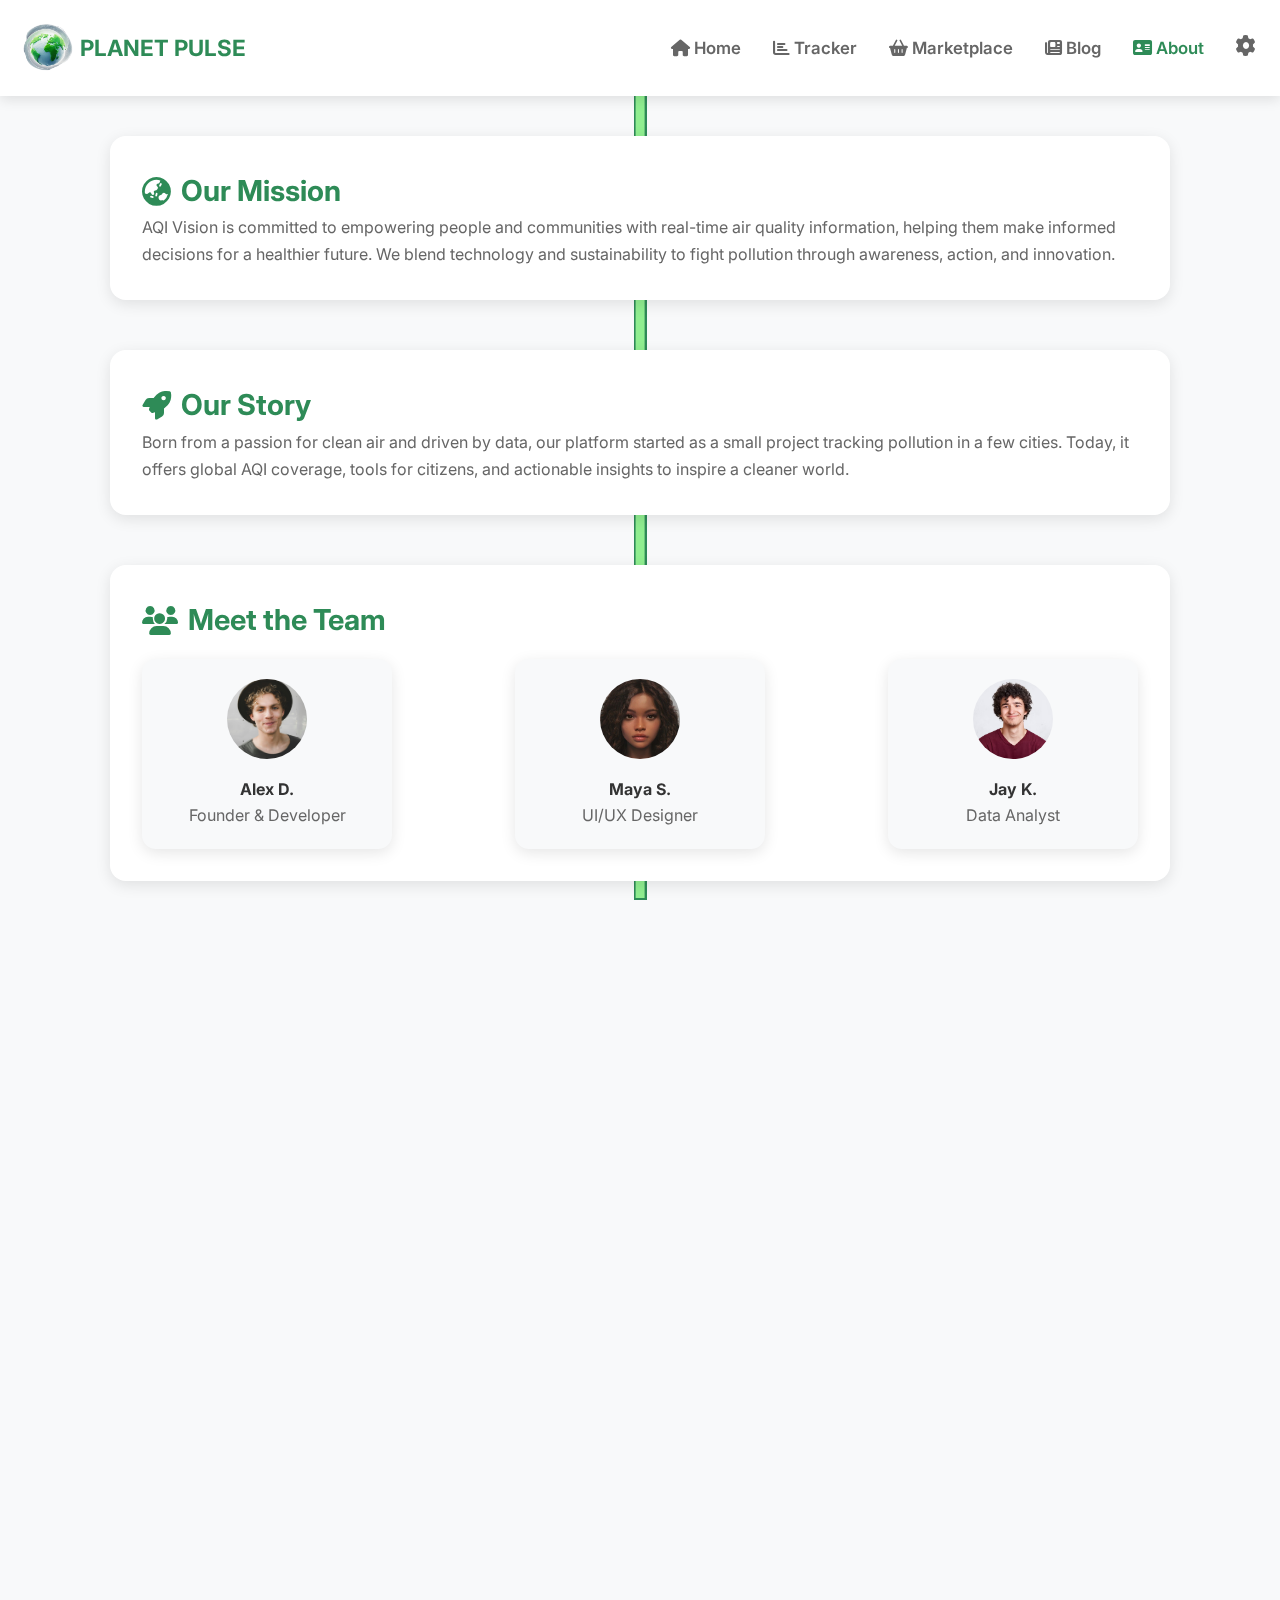
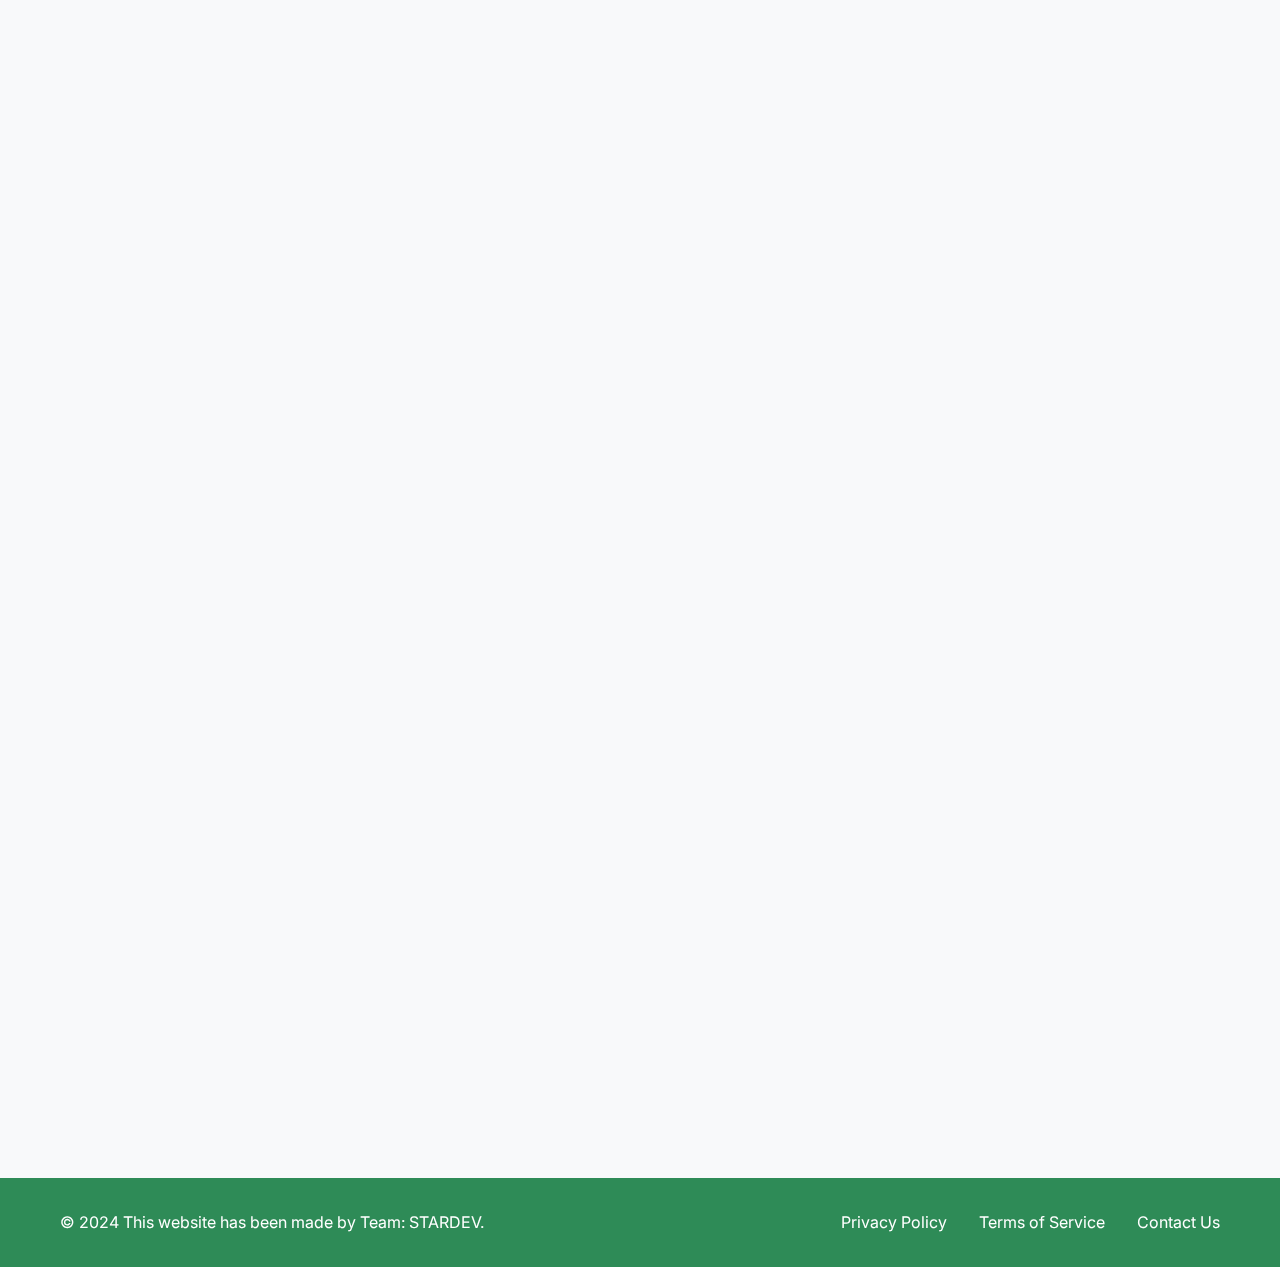
<file: about.html>
<!DOCTYPE html>
<html lang="en">
  <head>
    <meta charset="UTF-8" />
    <meta name="viewport" content="width=device-width, initial-scale=1.0" />
    <title>About | AQI Vision</title>

    <link rel="stylesheet" href="css/style.css" />
    <link rel="stylesheet" href="css/about.css" />
    <link rel="stylesheet" href="css/marketplace.css" />
    <link
      rel="stylesheet"
      href="https://cdnjs.cloudflare.com/ajax/libs/font-awesome/6.4.0/css/all.min.css"
    />
    <link
      href="https://fonts.googleapis.com/css2?family=Inter:wght@400;500;600;700&display=swap"
      rel="stylesheet"
    />
  </head>
  <body>
    <div class="line-grafic"></div>
    <!-- Header Navigation -->
    <nav id="main-navbar" class="navbar">
      <div class="navbar-brand">
        <a href="" class="navbar-logo"
          ><img src="./images/logo.png" alt="" /> PLANET PULSE</a
        >
      </div>

      <button class="hamburger" id="hamburger-button">
        <span class="bar"></span>
        <span class="bar"></span>
        <span class="bar"></span>
      </button>

      <div class="navbar-menu" id="navbar-menu">
        <a href="./index.html" class="nav-item"
          ><i class="fa-solid fa-house"></i> Home</a
        >
        <a href="./tracker.html" class="nav-item"
          ><i class="fa-solid fa-chart-bar"></i> Tracker</a
        >
        <a href="./marketplace.html" class="nav-item"
          ><i class="fa-solid fa-shopping-basket"></i> Marketplace</a
        >
        <a href="./blog.html" class="nav-item"
          ><i class="fa-solid fa-newspaper"></i> Blog</a
        >
        <a href="./about.html" class="nav-item active"
          ><i class="fa-solid fa-address-card"></i> About</a
        >
        <div class="settings-container">
          <i class="fa-solid fa-cog settings-icon"></i>
        </div>
      </div>

      <div id="settings-modal-tcg" class="modal hidden">
        <div class="modal-content">
          <span class="close-button" onclick="toggleTCGSettingsModal()">×</span>
          <h2>Settings</h2>

          <div class="switch-container">
            <label class="switch">
              <input type="checkbox" id="darkModeToggleModal" />
              <span class="slider"></span>
            </label>
            <span id="mode-name">Dark Mode</span>
          </div>

          <div class="social-button-container"></div>
        </div>
      </div>
    </nav>
    <section class="about-container">
      <div class="section fade-in">
        <h1><i class="fa-solid fa-earth-asia"></i> Our Mission</h1>
        <p>
          AQI Vision is committed to empowering people and communities with
          real-time air quality information, helping them make informed
          decisions for a healthier future. We blend technology and
          sustainability to fight pollution through awareness, action, and
          innovation.
        </p>
      </div>

      <div class="section fade-in">
        <h2><i class="fa-solid fa-rocket fa-beat"></i> Our Story</h2>
        <p>
          Born from a passion for clean air and driven by data, our platform
          started as a small project tracking pollution in a few cities. Today,
          it offers global AQI coverage, tools for citizens, and actionable
          insights to inspire a cleaner world.
        </p>
      </div>

      <div class="section team fade-in">
        <h2><i class="fa-solid fa-users"></i> Meet the Team</h2>
        <div class="team-cards">
          <div class="team-card">
            <img src="images/person2.jpeg" alt="Founder" />
            <h4>Alex D.</h4>
            <p>Founder & Developer</p>
          </div>
          <div class="team-card">
            <img src="images/person3.jpg" alt="Designer" />
            <h4>Maya S.</h4>
            <p>UI/UX Designer</p>
          </div>
          <div class="team-card">
            <img src="images/person 1.avif" alt="Data" />
            <h4>Jay K.</h4>
            <p>Data Analyst</p>
          </div>
        </div>
      </div>

      <div class="section stats fade-in">
        <div class="stats-txt">
          <h2><i class="fa-solid fa-chart-line"></i> Impact Stats</h2>
          <ul>
            <li class="move-left">
              <i class="fa-solid fa-globe"></i> 190+ Countries Covered
            </li>
            <li class="move-left">
              <i class="fa-solid fa-chart-column"></i> 10M+ Daily AQI Readings
            </li>
            <li class="move-left">
              <i class="fa-solid fa-users"></i> 500K+ Active Users
            </li>
            <li class="move-left">
              <i class="fa-solid fa-seedling"></i> 120+ Eco Challenges Completed
            </li>
          </ul>
        </div>
        <div class="stats-imgs">
          <img src="images/country.jpeg" alt="countries" />
          <img src="images/ranking.webp" alt="ranking" />
          <img src="images/active-user.jpg" alt="active-user" />
          <img src="images/cleaning.webp" alt="cleaning" />
        </div>
      </div>

      <div class="section partners fade-in">
        <h2><i class="fa-solid fa-handshake"></i> Our Partners</h2>
        <div class="partner-logos">
          <span class="partner-logos-span"
            ><img src="./images/tree.jpeg" alt="tree" /> GreenFuture</span
          >
          <span class="partner-logos-span"
            ><img src="images/air-clearn.jpeg" alt="air-molicul" /> CleanTech
            Labs</span
          >
          <span class="partner-logos-span"
            ><img src="images/API.jpeg" alt="server" /> OpenMeteo API</span
          >
          <span class="partner-logos-span"
            ><img src="images/img-provider.jpeg" alt="camera" /> Image
            Gallery</span
          >
          <span class="partner-logos-span"
            ><img src="images/flower-seed.jpeg" alt="flower-seed" />
            Florent</span
          >
        </div>
      </div>

      <div class="section timeline fade-in">
        <h2><i class="fa-solid fa-calendar-alt fa-flip"></i> Our Journey</h2>
        <ul class="timeline">
          <li class="move-left"><span>2023</span> - Concept launched</li>
          <li class="move-left"><span>2024</span> - Global AQI integration</li>
          <li class="move-left">
            <span>2025</span> - Marketplace & Community live
          </li>
        </ul>
      </div>

      <div class="section contact fade-in">
        <h2><i class="fa-solid fa-envelope fa-beat"></i> Contact Us</h2>
        <p onclick="copyLinkText(this)">
          <i class="fas fa-envelope-open-text email"></i>
          <a href="#">PlanetPulseIn@Gmail.com</a>
        </p>
        <p onclick="copyLinkText(this)">
          <i class="fab fa-twitter twitter"></i> <a href="#">@Planet Pulse</a>
        </p>
        <p onclick="copyLinkText(this)">
          <i class="fab fa-facebook facebook"></i>
          <a href="#">Planet Pulse.F</a>
        </p>
        <p onclick="copyLinkText(this)">
          <i class="fab fa-instagram insta"></i> <a href="#">Planet Pulse.I</a>
        </p>
        <p><i class="fab fa-youtube yt"></i> <a href="#">Planet Pulse.YT</a></p>
        <p onclick="copyLinkText(this)">
          <i class="fab fa-discord discord"></i> <a href="#">Planet Pulse.D</a>
        </p>
      </div>

      <div class="donation-card fade-in section">
        <div class="donat-box">
          <h2><i class="fas fa-donate fa-bounce"></i> Support Our Mission</h2>
          <input
            type="number"
            id="donationAmount"
            placeholder="Enter amount (₹)"
          />
          <button onclick="submitDonation()">Donate</button>
          <div id="successMessage" class="popup">
            🎉 Thank you for your donation!
          </div>
        </div>
        <div class="video-box">
          <iframe
            src="https://www.youtube.com/embed/45dT2qdG6IE?start=0&end=60&autoplay=1&mute=1&loop=1&playlist=45dT2qdG6IE"
            frameborder="0"
            allow="autoplay; encrypted-media"
            allowfullscreen
          ></iframe>
          <p>VS</p>
          <iframe
            src="https://www.youtube.com/embed/AbA-hoIuHM4?start=294&end=328&autoplay=1&mute=1&loop=1&playlist=AbA-hoIuHM4"
            frameborder="0"
            allow="autoplay; encrypted-media"
            allowfullscreen
          ></iframe>
        </div>
      </div>
    </section>

    <!-- Footer -->
    <footer class="footer">
      <div class="container">
        <div class="footer-content">
          <p>© 2024 This website has been made by Team: STARDEV.</p>
          <div class="footer-links">
            <a href="PrivacyPolicy.html">Privacy Policy</a>
            <a href="TermOfServices .html">Terms of Service</a>
            <a href="Contact.html">Contact Us</a>
          </div>
        </div>
      </div>
    </footer>

    <script src="js/about.js"></script>
    <script src="js/script.js"></script>
  </body>
</html>
</file>
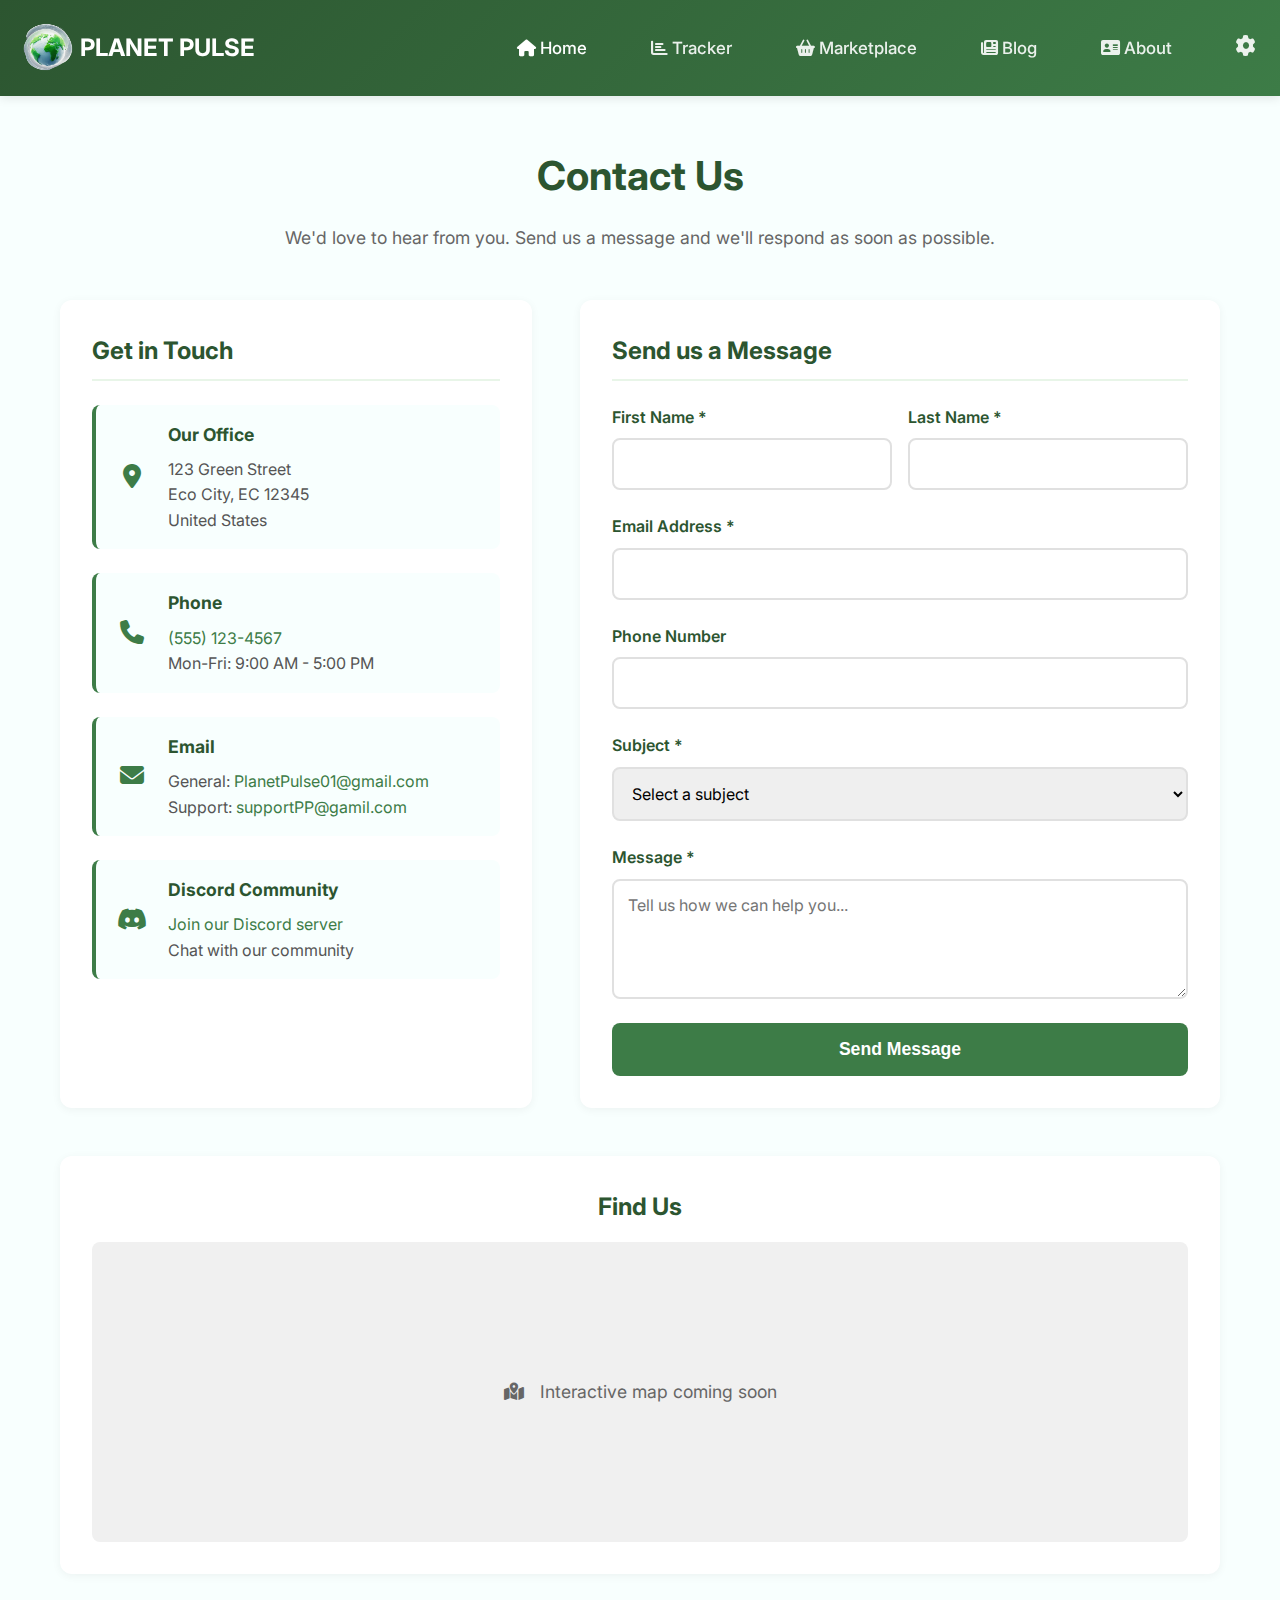
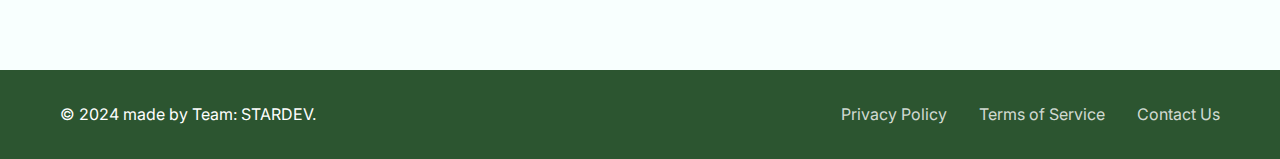
<file: Contact.html>
<!DOCTYPE html>
<html lang="en">
  <head>
    <meta charset="UTF-8" />
    <meta name="viewport" content="width=device-width, initial-scale=1.0" />
    <title>Contact Us | PLANET PULSE</title>
    <link
      rel="icon"
      type="image/png"
      sizes="32x32"
      href="images/favicon-32x32.png"
    />
    <link
      rel="icon"
      type="image/png"
      sizes="192x192"
      href="images/favicon-192x192.png"
    />
    <link rel="shortcut icon" href="images/favicon.ico" />

    <link rel="stylesheet" href="css/style.css" />
    <link
      rel="stylesheet"
      href="https://cdnjs.cloudflare.com/ajax/libs/font-awesome/6.4.0/css/all.min.css"
    />
    <link
      href="https://fonts.googleapis.com/css2?family=Inter:wght@400;500;600;700&display=swap"
      rel="stylesheet"
    />

    <style>
      * {
        margin: 0;
        padding: 0;
        box-sizing: border-box;
      }

      body {
        font-family: "Inter", sans-serif;
        line-height: 1.6;
        color: #333;
        background-color: #f8fffe;
      }

      .hidden {
        display: none;
      }

      .container {
        max-width: 1200px;
        margin: 0 auto;
        padding: 0 20px;
      }

      /* Navigation */
      .navbar {
        background: linear-gradient(135deg, #2c5530 0%, #3d7c47 100%);
        padding: 1rem;
        position: sticky;
        top: 0;
        z-index: 100;
        box-shadow: 0 2px 10px rgba(0, 0, 0, 0.1);
      }

      .navbar .container {
        display: flex;
        justify-content: space-between;
        align-items: center;
      }

      .navbar-brand .navbar-logo {
        color: white;
        text-decoration: none;
        font-size: 1.5rem;
        font-weight: 700;
      }

      .navbar-menu {
        display: flex;
        gap: 2rem;
        align-items: center;
      }

      .nav-item {
        color: rgba(255, 255, 255, 0.9);
        text-decoration: none;
        padding: 0.5rem 1rem;
        border-radius: 8px;
        transition: all 0.3s ease;
        font-weight: 500;
      }

      .nav-item:hover {
        background: rgba(255, 255, 255, 0.1);
        color: white;
      }

      .nav-item.active {
        color: white;
      }

      .dark-mode .nav-item.active {
        color: white;
      }

      .settings-container {
        margin-left: 1rem;
      }

      .settings-icon {
        font-size: 20px;
        cursor: pointer;
        color: rgba(255, 255, 255, 0.9);
        transition: color 0.3s ease;
      }

      .settings-icon:hover {
        color: white;
      }

      .hamburger {
        display: none;
        flex-direction: column;
        background: none;
        border: none;
        cursor: pointer;
        padding: 0.5rem;
      }

      .bar {
        width: 25px;
        height: 3px;
        background-color: white !important;
        margin: 3px 0;
        transition: 0.3s;
      }

      /* Main Content */
      .contact-content {
        min-height: calc(100vh - 200px);
        padding: 3rem 0;
      }

      .contact-content h1 {
        font-size: 2.5rem;
        color: #2c5530;
        margin-bottom: 1rem;
        text-align: center;
      }

      .contact-subtitle {
        text-align: center;
        color: #666;
        font-size: 1.1rem;
        margin-bottom: 3rem;
      }

      .contact-grid {
        display: grid;
        grid-template-columns: 1fr 1fr;
        gap: 3rem;
        margin-bottom: 3rem;
      }

      .contact-info-section,
      .contact-form-section {
        background: white;
        padding: 2rem;
        border-radius: 12px;
        box-shadow: 0 2px 10px rgba(0, 0, 0, 0.05);
      }

      .contact-info-section h2,
      .contact-form-section h2 {
        color: #2c5530;
        font-size: 1.5rem;
        margin-bottom: 1.5rem;
        border-bottom: 2px solid #e8f5e8;
        padding-bottom: 0.5rem;
      }

      .contact-item {
        display: flex;
        align-items: center;
        margin-bottom: 1.5rem;
        padding: 1rem;
        background: #f8fffe;
        border-radius: 8px;
        border-left: 4px solid #3d7c47;
      }

      .contact-icon {
        font-size: 1.5rem;
        color: #3d7c47;
        margin-right: 1rem;
        width: 40px;
        text-align: center;
      }

      .contact-details h3 {
        color: #2c5530;
        font-size: 1.1rem;
        margin-bottom: 0.5rem;
      }

      .contact-details p {
        color: #555;
        margin: 0;
      }

      .contact-details a {
        color: #3d7c47;
        text-decoration: none;
      }

      .contact-details a:hover {
        text-decoration: underline;
      }

      /* Contact Form */
      .contact-form {
        display: flex;
        flex-direction: column;
        gap: 1.5rem;
      }

      .form-group {
        display: flex;
        flex-direction: column;
      }

      .form-group label {
        color: #2c5530;
        font-weight: 600;
        margin-bottom: 0.5rem;
      }

      .form-group input,
      .form-group select,
      .form-group textarea {
        padding: 0.875rem;
        border: 2px solid #e0e0e0;
        border-radius: 8px;
        font-size: 1rem;
        transition: border-color 0.3s ease;
        font-family: "Inter", sans-serif;
      }

      .form-group input:focus,
      .form-group select:focus,
      .form-group textarea:focus {
        outline: none;
        border-color: #3d7c47;
      }

      .form-group textarea {
        resize: vertical;
        min-height: 120px;
      }

      .form-row {
        display: grid;
        grid-template-columns: 1fr 1fr;
        gap: 1rem;
      }

      .submit-btn {
        background: #3d7c47;
        color: white;
        padding: 1rem 2rem;
        border: none;
        border-radius: 8px;
        font-size: 1.1rem;
        font-weight: 600;
        cursor: pointer;
        transition: background-color 0.3s ease;
      }

      .submit-btn:hover {
        background: #2c5530;
      }

      .submit-btn:disabled {
        background: #ccc;
        cursor: not-allowed;
      }

      /* Map Section */
      .map-section {
        background: white;
        padding: 2rem;
        border-radius: 12px;
        box-shadow: 0 2px 10px rgba(0, 0, 0, 0.05);
        text-align: center;
      }

      .map-section h2 {
        color: #2c5530;
        font-size: 1.5rem;
        margin-bottom: 1rem;
      }

      .map-placeholder {
        background: #f0f0f0;
        height: 300px;
        border-radius: 8px;
        display: flex;
        align-items: center;
        justify-content: center;
        color: #666;
        font-size: 1.1rem;
      }

      /* Success Message */
      .success-message {
        background: #d4edda;
        color: #155724;
        padding: 1rem;
        border-radius: 8px;
        border: 1px solid #c3e6cb;
        margin-bottom: 1rem;
        display: none;
      }

      /* Footer */
      .footer {
        background: #2c5530;
        color: white;
        padding: 2rem 0;
        margin-top: 3rem;
      }

      .footer-content {
        display: flex;
        justify-content: space-between;
        align-items: center;
        flex-wrap: wrap;
        gap: 1rem;
      }

      .footer-links {
        display: flex;
        gap: 2rem;
      }

      .footer-links a {
        color: rgba(255, 255, 255, 0.8);
        text-decoration: none;
        transition: color 0.3s ease;
      }

      .footer-links a:hover {
        color: white;
      }

      /* Settings Modal */
      .settings-modal {
        display: none;
        position: fixed;
        z-index: 1000;
        left: 0;
        top: 0;
        width: 100%;
        height: 100%;
        background-color: rgba(0, 0, 0, 0.6);
      }

      .settings-modal.hidden {
        display: none;
      }

      .settings-modal:not(.hidden) {
        display: flex;
        align-items: center;
        justify-content: center;
      }

      .settings-modal-content {
        background: white;
        color: #333;
        margin: 15px;
        padding: 30px;
        border-radius: 12px;
        width: 90%;
        max-width: 420px;
        position: relative;
        box-shadow: 0 8px 24px rgba(0, 0, 0, 0.2);
      }

      .close-button {
        position: absolute;
        top: 12px;
        right: 18px;
        font-size: 28px;
        font-weight: bold;
        cursor: pointer;
        transition: color 0.3s ease;
      }

      .close-button:hover {
        color: #2c5530;
      }

      .switch-container {
        display: flex;
        align-items: center;
        gap: 1rem;
        margin: 2rem 0;
      }

      .switch {
        position: relative;
        display: inline-block;
        width: 60px;
        height: 34px;
      }

      .switch input {
        opacity: 0;
        width: 0;
        height: 0;
      }

      .slider {
        position: absolute;
        cursor: pointer;
        top: 0;
        left: 0;
        right: 0;
        bottom: 0;
        background-color: orange;
        transition: 0.4s;
        border-radius: 34px;
      }

      .slider:before {
        position: absolute;
        content: "";
        height: 26px;
        width: 26px;
        left: 4px;
        bottom: 4px;
        background-color: white;
        transition: 0.4s;
        border-radius: 50%;
      }

      .switch input:checked + .slider {
        background-color: #2c5530;
      }

      .switch input:checked + .slider:before {
        transform: translateX(26px);
      }

      .social-button-container {
        display: flex;
        justify-content: center;
        margin-top: 2rem;
      }

      .social-button {
        width: 50px;
        height: 50px;
        border-radius: 50%;
        display: flex;
        justify-content: center;
        align-items: center;
        color: white;
        font-size: 20px;
        text-decoration: none;
        transition: transform 0.2s ease;
      }

      .social-button:hover {
        transform: scale(1.1);
      }

      .social-button.discord {
        background-color: #5865f2;
      }

      /* Dark Mode */
      .dark-mode {
        background-color: #1a1a1a;
        color: #e0e0e0;
      }

      .dark-mode .navbar {
        background: linear-gradient(135deg, #1a2d1e 0%, #2a4a32 100%);
      }

      .dark-mode .contact-info-section,
      .dark-mode .contact-form-section,
      .dark-mode .map-section {
        background: #2a2a2a;
        color: #e0e0e0;
      }

      .dark-mode .contact-item {
        background: #333;
        border-left-color: #3d7c47;
      }

      .dark-mode .contact-details a {
        color: #4a9d5a;
      }

      .dark-mode .form-group input,
      .dark-mode .form-group select,
      .dark-mode .form-group textarea {
        background: #333;
        border-color: #555;
        color: #e0e0e0;
      }

      .dark-mode .form-group input:focus,
      .dark-mode .form-group select:focus,
      .dark-mode .form-group textarea:focus {
        border-color: #4a9d5a;
      }

      .dark-mode .map-placeholder {
        background: #333;
        color: #ccc;
      }

      .dark-mode .footer {
        background: #1a2d1e;
      }

      .dark-mode .settings-modal-content {
        background: #2a2a2a;
        color: #e0e0e0;
      }

      .dark-mode .close-button:hover {
        color: #4a9d5a;
      }

      .dark-mode .slider:before {
        background-color: #e0e0e0;
      }

      /* Responsive Design */
      @media (max-width: 768px) {
        .hamburger {
          display: flex;
        }

        .navbar-menu {
          display: none;
          position: absolute;
          top: 100%;
          left: 0;
          right: 0;
          background: linear-gradient(135deg, #2c5530 0%, #3d7c47 100%);
          flex-direction: column;
          padding: 1rem;
          box-shadow: 0 2px 10px rgba(0, 0, 0, 0.1);
        }

        .navbar-menu.active {
          display: flex;
        }

        .navbar .container {
          position: relative;
        }

        .contact-content h1 {
          font-size: 2rem;
        }

        .contact-grid {
          grid-template-columns: 1fr;
          gap: 2rem;
        }

        .form-row {
          grid-template-columns: 1fr;
        }

        .footer-content {
          flex-direction: column;
          text-align: center;
        }

        .footer-links {
          justify-content: center;
        }

        .dark-mode .navbar-menu {
          background: linear-gradient(135deg, #1a2d1e 0%, #2a4a32 100%);
        }
      }
    </style>
  </head>
  <body>
    <!-- Navigation -->
    <nav class="navbar">
      <div class="navbar-brand">
        <a href="" class="navbar-logo"
          ><img src="./images/logo.png" alt="" /> PLANET PULSE</a
        >
      </div>

      <button class="hamburger" id="hamburger-button">
        <span class="bar"></span>
        <span class="bar"></span>
        <span class="bar"></span>
      </button>

      <div class="navbar-menu" id="navbar-menu">
        <a href="./index.html" class="nav-item active"
          ><i class="fa-solid fa-house"></i> Home</a
        >
        <a href="./tracker.html" class="nav-item"
          ><i class="fa-solid fa-chart-bar"></i> Tracker</a
        >
        <a href="./marketplace.html" class="nav-item"
          ><i class="fa-solid fa-shopping-basket"></i> Marketplace</a
        >
        <a href="./blog.html" class="nav-item"
          ><i class="fa-solid fa-newspaper"></i> Blog</a
        >
        <a href="./about.html" class="nav-item"
          ><i class="fa-solid fa-address-card"></i> About</a
        >
        <div class="settings-container">
          <i class="fa-solid fa-cog settings-icon"></i>
        </div>
      </div>

      <div id="settings-modal-tcg" class="modal hidden">
        <div class="modal-content">
          <span class="close-button" onclick="toggleTCGSettingsModal()">×</span>
          <h2>Settings</h2>

          <div class="switch-container">
            <label class="switch">
              <input type="checkbox" id="darkModeToggleModal" />
              <span class="slider"></span>
            </label>
            <span id="mode-name">Dark Mode</span>
          </div>

          <div class="social-button-container"></div>
        </div>
      </div>
    </nav>

    <!-- Main Content -->
    <main class="contact-content">
      <div class="container">
        <h1>Contact Us</h1>
        <p class="contact-subtitle">
          We'd love to hear from you. Send us a message and we'll respond as
          soon as possible.
        </p>

        <div class="contact-grid">
          <!-- Contact Information -->
          <div class="contact-info-section">
            <h2>Get in Touch</h2>

            <div class="contact-item">
              <div class="contact-icon">
                <i class="fas fa-map-marker-alt"></i>
              </div>
              <div class="contact-details">
                <h3>Our Office</h3>
                <p>
                  123 Green Street<br />Eco City, EC 12345<br />United States
                </p>
              </div>
            </div>

            <div class="contact-item">
              <div class="contact-icon">
                <i class="fas fa-phone"></i>
              </div>
              <div class="contact-details">
                <h3>Phone</h3>
                <p><a href="">(555) 123-4567</a></p>
                <p>Mon-Fri: 9:00 AM - 5:00 PM</p>
              </div>
            </div>

            <div class="contact-item">
              <div class="contact-icon">
                <i class="fas fa-envelope"></i>
              </div>
              <div class="contact-details">
                <h3>Email</h3>
                <p>General: <a href="">PlanetPulse01@gmail.com</a></p>
                <p>Support: <a href="">supportPP@gamil.com</a></p>
              </div>
            </div>

            <div class="contact-item">
              <div class="contact-icon">
                <i class="fab fa-discord"></i>
              </div>
              <div class="contact-details">
                <h3>Discord Community</h3>
                <p><a href="">Join our Discord server</a></p>
                <p>Chat with our community</p>
              </div>
            </div>
          </div>

          <!-- Contact Form -->
          <div class="contact-form-section">
            <h2>Send us a Message</h2>

            <div class="success-message" id="success-message">
              <i class="fas fa-check-circle"></i> Thank you! Your message has
              been sent successfully.
            </div>

            <form class="contact-form" id="contact-form">
              <div class="form-row">
                <div class="form-group">
                  <label for="first-name">First Name *</label>
                  <input
                    type="text"
                    id="first-name"
                    name="firstName"
                    required
                  />
                </div>
                <div class="form-group">
                  <label for="last-name">Last Name *</label>
                  <input type="text" id="last-name" name="lastName" required />
                </div>
              </div>

              <div class="form-group">
                <label for="email">Email Address *</label>
                <input type="email" id="email" name="email" required />
              </div>

              <div class="form-group">
                <label for="phone">Phone Number</label>
                <input type="tel" id="phone" name="phone" />
              </div>

              <div class="form-group">
                <label for="subject">Subject *</label>
                <select id="subject" name="subject" required>
                  <option value="">Select a subject</option>
                  <option value="general">General Inquiry</option>
                  <option value="support">Technical Support</option>
                  <option value="partnership">Partnership</option>
                  <option value="feedback">Feedback</option>
                  <option value="bug-report">Bug Report</option>
                  <option value="feature-request">Feature Request</option>
                  <option value="other">Other</option>
                </select>
              </div>

              <div class="form-group">
                <label for="message">Message *</label>
                <textarea
                  id="message"
                  name="message"
                  required
                  placeholder="Tell us how we can help you..."
                ></textarea>
              </div>

              <button type="submit" class="submit-btn" id="submit-btn">
                Send Message
              </button>
            </form>
          </div>
        </div>

        <!-- Map Section -->
        <div class="map-section">
          <h2>Find Us</h2>
          <div class="map-placeholder">
            <i class="fas fa-map-marked-alt"></i>
            <span style="margin-left: 1rem">Interactive map coming soon</span>
          </div>
        </div>
      </div>
    </main>

    <!-- Footer -->
    <footer class="footer">
      <div class="container">
        <div class="footer-content">
          <p>© 2024 made by Team: STARDEV.</p>
          <div class="footer-links">
            <a href="PrivacyPolicy.html">Privacy Policy</a>
            <a href="TermOfServices .html">Terms of Service</a>
            <a href="Contact.html">Contact Us</a>
          </div>
        </div>
      </div>
    </footer>

    <script>
      //setting module

      const settingsIcons = document.querySelectorAll(".settings-icon");
      const modal = document.getElementById("settings-modal-tcg");
      const darkModeToggleModal = document.getElementById(
        "darkModeToggleModal"
      );

      function toggleTCGSettingsModal() {
        modal.classList.toggle("hidden");
        if (!modal.classList.contains("hidden")) {
          syncToggleWithDarkMode();
        }
      }

      function syncToggleWithDarkMode() {
        if (darkModeToggleModal) {
          darkModeToggleModal.checked =
            document.body.classList.contains("dark-mode");
        }
      }

      settingsIcons.forEach((icon) => {
        icon.addEventListener("click", toggleTCGSettingsModal);
      });

      const closeButton = document.querySelector(".close-button");
      if (closeButton) {
        closeButton.addEventListener("click", () => {
          return;
        });
      }

      // Dark Mode Logic
      const modeName = document.getElementById("mode-name");
      const savedDarkMode = localStorage.getItem("darkMode") === "enabled";
      if (savedDarkMode) {
        document.body.classList.add("dark-mode");
      }
      if (darkModeToggleModal) {
        darkModeToggleModal.checked = savedDarkMode;
        darkModeToggleModal.addEventListener("change", () => {
          if (darkModeToggleModal.checked) {
            document.body.classList.add("dark-mode");
            modeName.innerText = "Light Mode";
            localStorage.setItem("darkMode", "enabled");
          } else {
            document.body.classList.remove("dark-mode");
            modeName.innerText = "Dark Mode";
            localStorage.setItem("darkMode", "disabled");
          }
        });
      }
      // Initialize settings functionality
      document.addEventListener("DOMContentLoaded", function () {
        // Mobile navigation toggle
        const hamburger = document.getElementById("hamburger-button");
        const navbarMenu = document.getElementById("navbar-menu");

        if (hamburger && navbarMenu) {
          hamburger.addEventListener("click", function () {
            navbarMenu.classList.toggle("active");

            // Animate hamburger bars
            const bars = hamburger.querySelectorAll(".bar");
            if (navbarMenu.classList.contains("active")) {
              bars[0].style.transform = "rotate(-45deg) translate(-5px, 6px)";
              bars[1].style.opacity = "0";
              bars[2].style.transform = "rotate(45deg) translate(-5px, -6px)";
            } else {
              bars[0].style.transform = "none";
              bars[1].style.opacity = "1";
              bars[2].style.transform = "none";
            }
          });
        }

        // Close mobile menu when clicking on nav items
        const navItems = document.querySelectorAll(".nav-item");
        navItems.forEach((item) => {
          item.addEventListener("click", function () {
            if (window.innerWidth <= 768) {
              navbarMenu.classList.remove("active");
              const bars = hamburger.querySelectorAll(".bar");
              bars[0].style.transform = "none";
              bars[1].style.opacity = "1";
              bars[2].style.transform = "none";
            }
          });
        });

        // Close mobile menu when clicking outside
        document.addEventListener("click", function (event) {
          if (
            !hamburger.contains(event.target) &&
            !navbarMenu.contains(event.target)
          ) {
            if (navbarMenu.classList.contains("active")) {
              navbarMenu.classList.remove("active");
              const bars = hamburger.querySelectorAll(".bar");
              bars[0].style.transform = "none";
              bars[1].style.opacity = "1";
              bars[2].style.transform = "none";
            }
          }
        });

        // Handle window resize
        window.addEventListener("resize", function () {
          if (window.innerWidth > 768) {
            navbarMenu.classList.remove("active");
            const bars = hamburger.querySelectorAll(".bar");
            bars.forEach((bar) => {
              bar.style.transform = "none";
              bar.style.opacity = "1";
            });
          }
        });

        // Contact form handling
        const contactForm = document.getElementById("contact-form");
        const submitBtn = document.getElementById("submit-btn");
        const successMessage = document.getElementById("success-message");

        contactForm.addEventListener("submit", function (e) {
          e.preventDefault();

          // Disable submit button and show loading state
          submitBtn.disabled = true;
          submitBtn.textContent = "Sending...";

          // Simulate form submission
          setTimeout(() => {
            // Show success message
            successMessage.style.display = "block";

            // Reset form
            contactForm.reset();

            // Reset submit button
            submitBtn.disabled = false;
            submitBtn.textContent = "Send Message";

            // Hide success message after 5 seconds
            setTimeout(() => {
              successMessage.style.display = "none";
            }, 5000);

            // Scroll to success message
            successMessage.scrollIntoView({
              behavior: "smooth",
              block: "center",
            });
          }, 1000);
        });

        // Form validation
        const requiredFields = contactForm.querySelectorAll("[required]");

        requiredFields.forEach((field) => {
          field.addEventListener("blur", function () {
            validateField(field);
          });

          field.addEventListener("input", function () {
            if (field.classList.contains("error")) {
              validateField(field);
            }
          });
        });

        function validateField(field) {
          const value = field.value.trim();

          if (!value) {
            showFieldError(field, "This field is required");
            return false;
          }

          if (field.type === "email" && !isValidEmail(value)) {
            showFieldError(field, "Please enter a valid email address");
            return false;
          }

          clearFieldError(field);
          return true;
        }

        function showFieldError(field, message) {
          field.classList.add("error");
          field.style.borderColor = "#dc3545";

          // Remove existing error message
          const existingError =
            field.parentNode.querySelector(".error-message");
          if (existingError) {
            existingError.remove();
          }

          // Add error message
          const errorDiv = document.createElement("div");
          errorDiv.className = "error-message";
          errorDiv.style.color = "#dc3545";
          errorDiv.style.fontSize = "0.875rem";
          errorDiv.style.marginTop = "0.25rem";
          errorDiv.textContent = message;
          field.parentNode.appendChild(errorDiv);
        }

        function clearFieldError(field) {
          field.classList.remove("error");
          field.style.borderColor = "#e0e0e0";

          const errorMessage = field.parentNode.querySelector(".error-message");
          if (errorMessage) {
            errorMessage.remove();
          }
        }

        function isValidEmail(email) {
          const emailRegex = /^[^\s@]+@[^\s@]+\.[^\s@]+$/;
          return emailRegex.test(email);
        }
      });
    </script>
  </body>
</html>
</file>
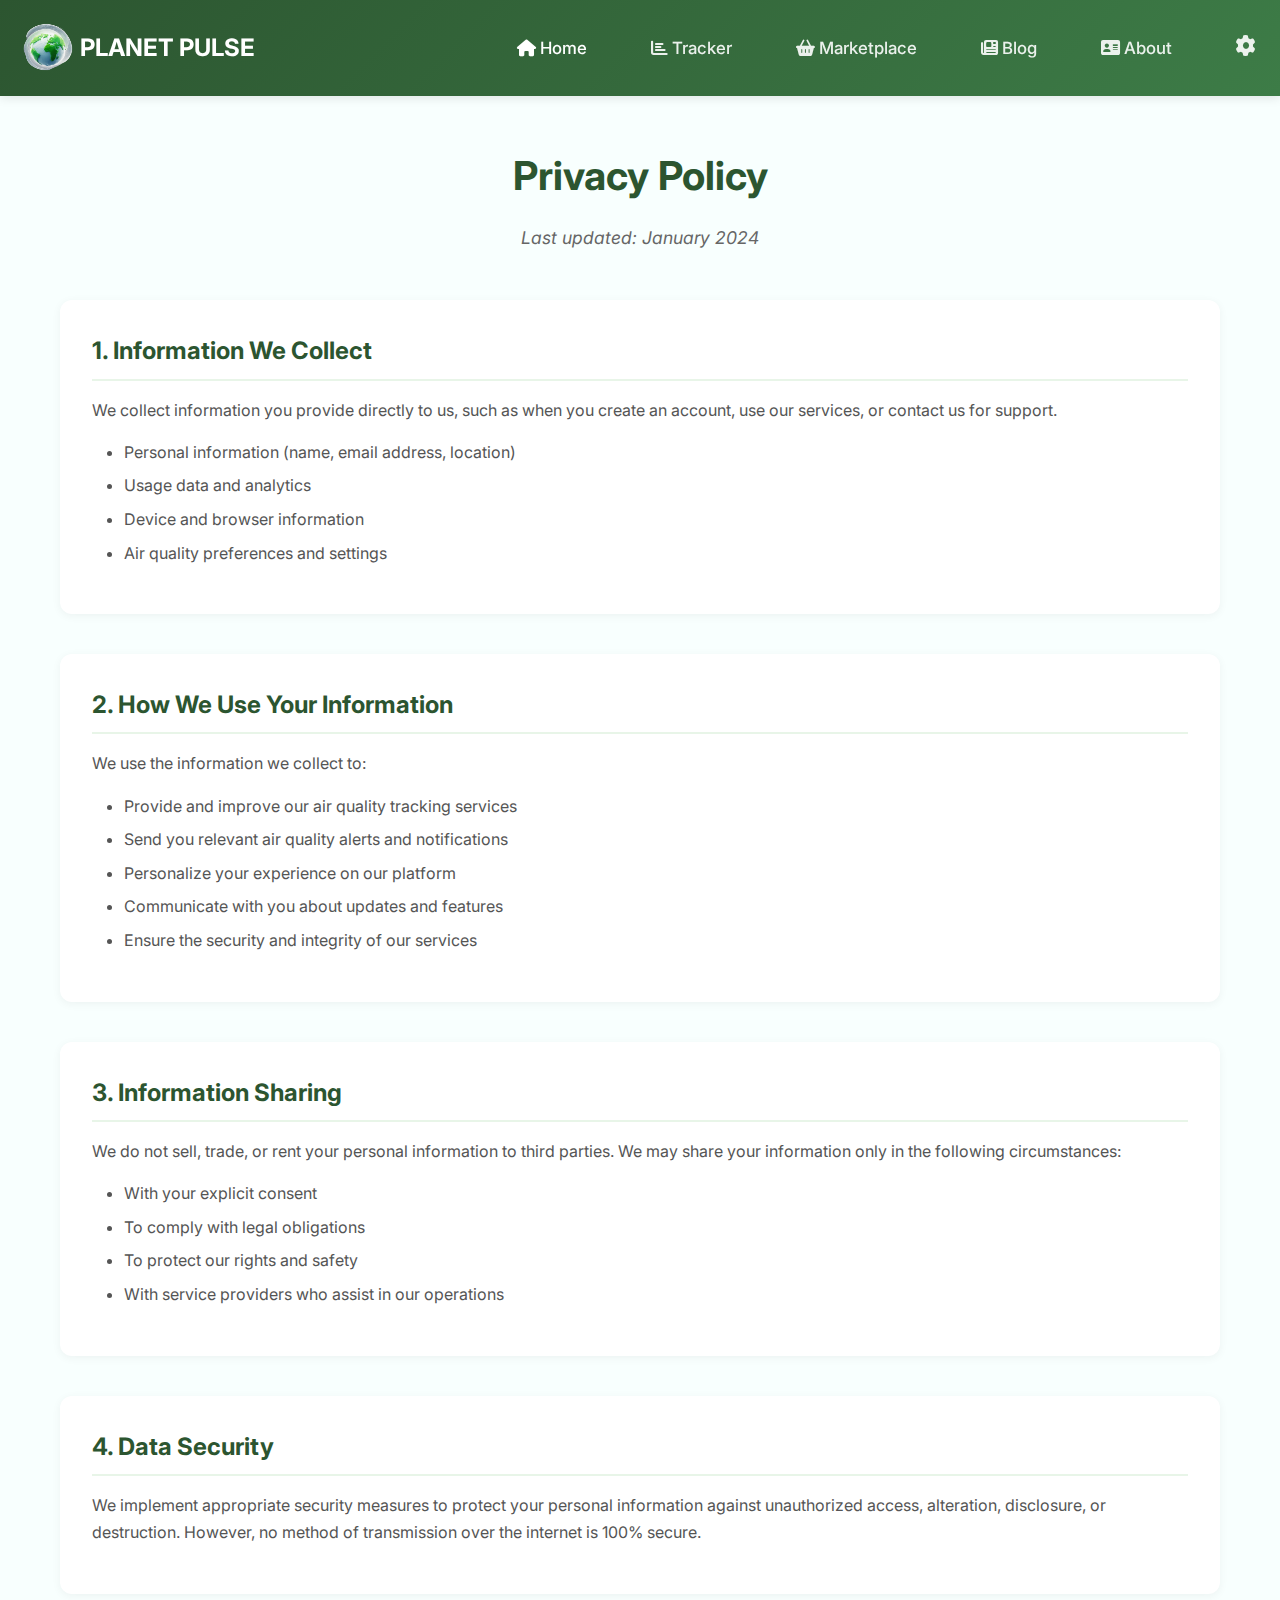
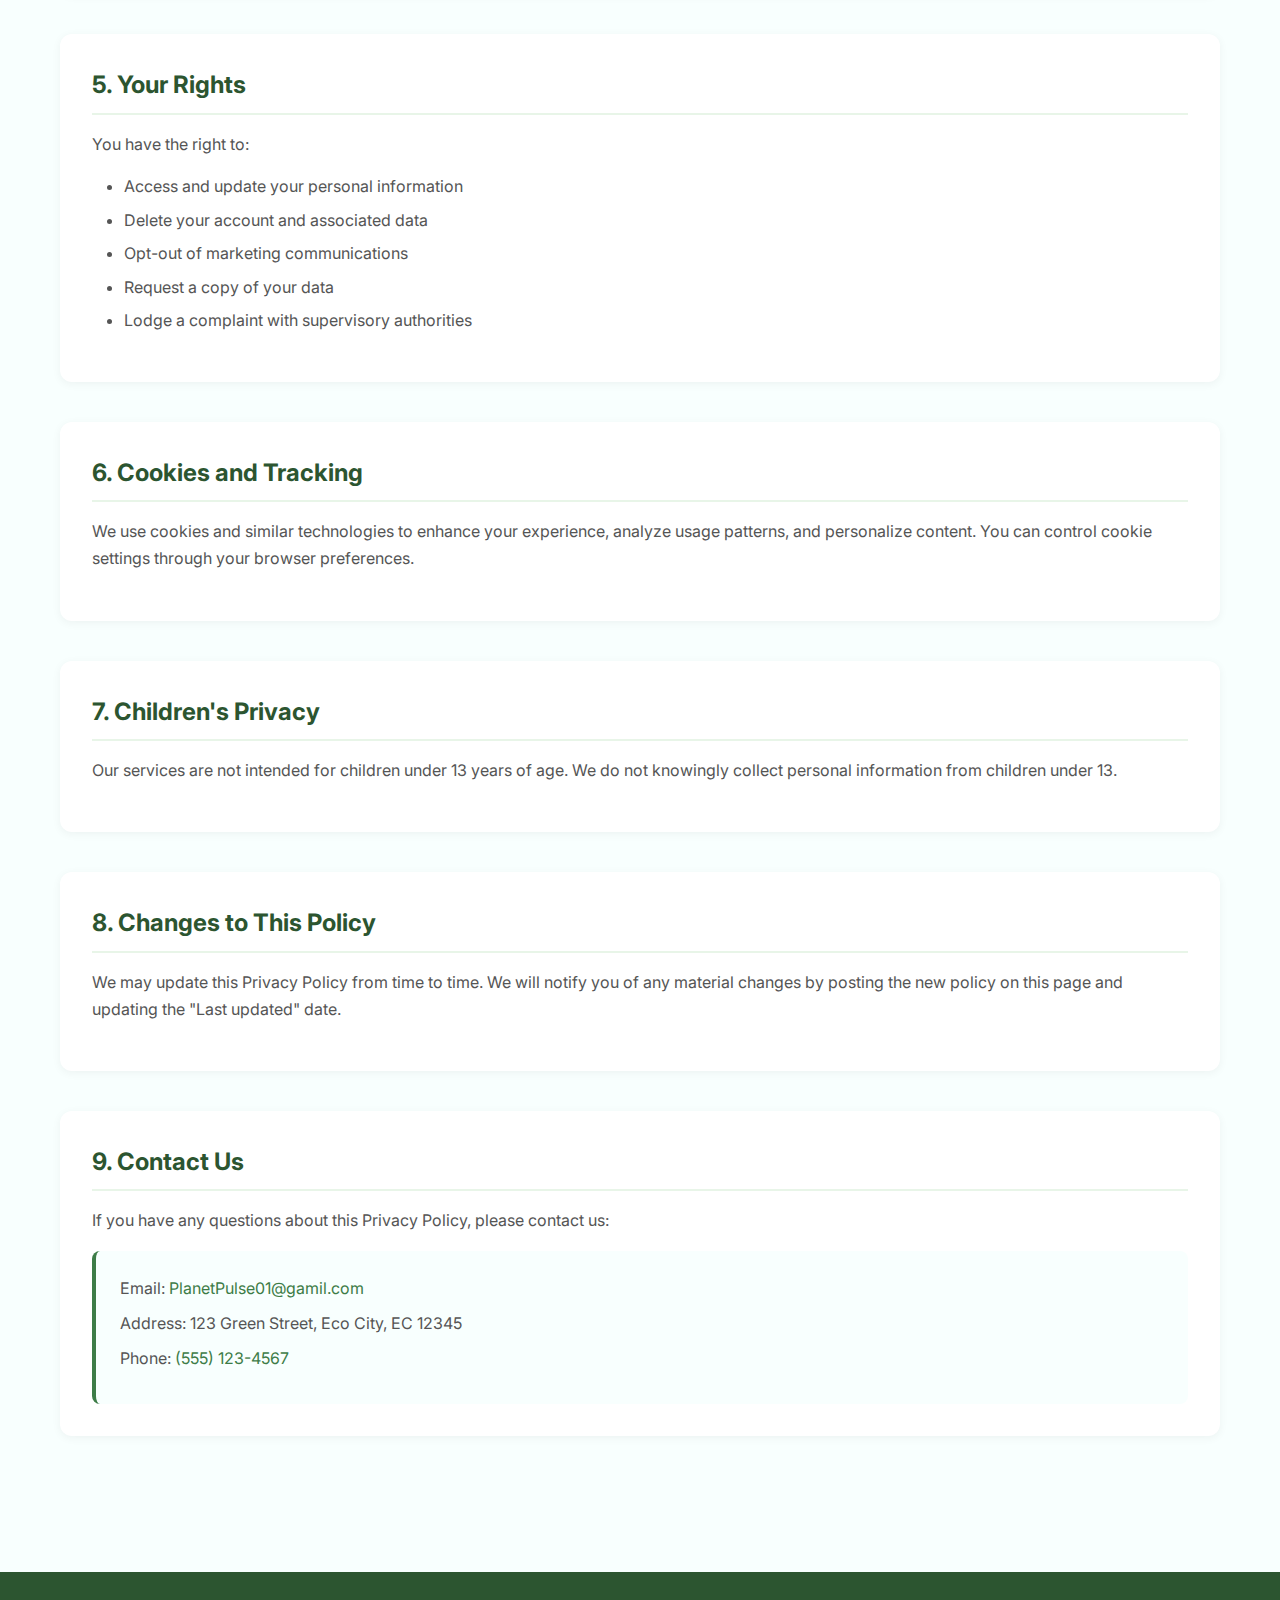
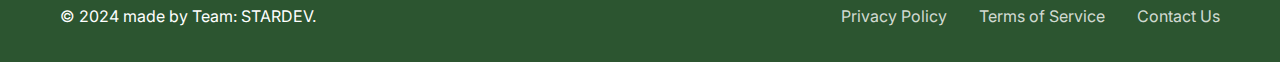
<file: PrivacyPolicy.html>
<!DOCTYPE html>
<html lang="en">
  <head>
    <meta charset="UTF-8" />
    <meta name="viewport" content="width=device-width, initial-scale=1.0" />
    <title>Privacy Policy | PLANET PULSE</title>
    <link
      rel="icon"
      type="image/png"
      sizes="32x32"
      href="images/favicon-32x32.png"
    />
    <link
      rel="icon"
      type="image/png"
      sizes="192x192"
      href="images/favicon-192x192.png"
    />
    <link rel="shortcut icon" href="images/favicon.ico" />

    <link rel="stylesheet" href="css/style.css" />
    <link
      rel="stylesheet"
      href="https://cdnjs.cloudflare.com/ajax/libs/font-awesome/6.4.0/css/all.min.css"
    />
    <link
      href="https://fonts.googleapis.com/css2?family=Inter:wght@400;500;600;700&display=swap"
      rel="stylesheet"
    />

    <style>
      * {
        margin: 0;
        padding: 0;
        box-sizing: border-box;
      }

      body {
        font-family: "Inter", sans-serif;
        line-height: 1.6;
        color: #333;
        background-color: #f8fffe;
      }

      .hidden {
        display: none;
      }

      .container {
        max-width: 1200px;
        margin: 0 auto;
        padding: 0 20px;
      }

      /* Navigation */
      .navbar {
        background: linear-gradient(135deg, #2c5530 0%, #3d7c47 100%);
        padding: 1rem;
        position: sticky;
        top: 0;
        z-index: 100;
        box-shadow: 0 2px 10px rgba(0, 0, 0, 0.1);
      }

      .navbar .container {
        display: flex;
        justify-content: space-between;
        align-items: center;
      }

      .navbar-brand .navbar-logo {
        color: white;
        text-decoration: none;
        font-size: 1.5rem;
        font-weight: 700;
      }

      .navbar-menu {
        display: flex;
        gap: 2rem;
        align-items: center;
      }

      .nav-item {
        color: rgba(255, 255, 255, 0.9);
        text-decoration: none;
        padding: 0.5rem 1rem;
        border-radius: 8px;
        transition: all 0.3s ease;
        font-weight: 500;
      }

      .nav-item:hover {
        background: rgba(255, 255, 255, 0.1);
        color: white;
      }

      .nav-item.active {
        color: white;
      }

      .dark-mode .nav-item.active {
        color: white;
      }

      .settings-container {
        margin-left: 1rem;
      }

      .settings-icon {
        font-size: 20px;
        cursor: pointer;
        color: rgba(255, 255, 255, 0.9);
        transition: color 0.3s ease;
      }

      .settings-icon:hover {
        color: white;
      }

      .hamburger {
        display: none;
        flex-direction: column;
        background: none;
        border: none;
        cursor: pointer;
        padding: 0.5rem;
      }

      .bar {
        width: 25px;
        height: 3px;
        background-color: white !important;
        margin: 3px 0;
        transition: 0.3s;
      }

      /* Main Content */
      .privacy-content {
        min-height: calc(100vh - 200px);
        padding: 3rem 0;
      }

      .privacy-content h1 {
        font-size: 2.5rem;
        color: #2c5530;
        margin-bottom: 1rem;
        text-align: center;
      }

      .last-updated {
        text-align: center;
        color: #666;
        font-style: italic;
        margin-bottom: 3rem;
        font-size: 1.1rem;
      }

      .privacy-section {
        margin-bottom: 2.5rem;
        background: white;
        padding: 2rem;
        border-radius: 12px;
        box-shadow: 0 2px 10px rgba(0, 0, 0, 0.05);
      }

      .privacy-section h2 {
        color: #2c5530;
        font-size: 1.5rem;
        margin-bottom: 1rem;
        border-bottom: 2px solid #e8f5e8;
        padding-bottom: 0.5rem;
      }

      .privacy-section p {
        margin-bottom: 1rem;
        line-height: 1.7;
        color: #555;
      }

      .privacy-section ul {
        margin-left: 2rem;
        margin-bottom: 1rem;
      }

      .privacy-section li {
        margin-bottom: 0.5rem;
        color: #555;
      }

      .contact-info {
        background: #f8fffe;
        padding: 1.5rem;
        border-radius: 8px;
        border-left: 4px solid #3d7c47;
      }

      .contact-info p {
        margin-bottom: 0.5rem;
      }

      .contact-info a {
        color: #3d7c47;
        text-decoration: none;
      }

      .contact-info a:hover {
        text-decoration: underline;
      }

      /* Footer */
      .footer {
        background: #2c5530;
        color: white;
        padding: 2rem 0;
        margin-top: 3rem;
      }

      .footer-content {
        display: flex;
        justify-content: space-between;
        align-items: center;
        flex-wrap: wrap;
        gap: 1rem;
      }

      .footer-links {
        display: flex;
        gap: 2rem;
      }

      .footer-links a {
        color: rgba(255, 255, 255, 0.8);
        text-decoration: none;
        transition: color 0.3s ease;
      }

      .footer-links a:hover {
        color: white;
      }

      /* Settings Modal */
      .settings-modal {
        display: none;
        position: fixed;
        z-index: 1000;
        left: 0;
        top: 0;
        width: 100%;
        height: 100%;
        background-color: rgba(0, 0, 0, 0.6);
      }

      .settings-modal.hidden {
        display: none;
      }

      .settings-modal:not(.hidden) {
        display: flex;
        align-items: center;
        justify-content: center;
      }

      .settings-modal-content {
        background: white;
        color: #333;
        margin: 15px;
        padding: 30px;
        border-radius: 12px;
        width: 90%;
        max-width: 420px;
        position: relative;
        box-shadow: 0 8px 24px rgba(0, 0, 0, 0.2);
      }

      .close-button {
        position: absolute;
        top: 12px;
        right: 18px;
        font-size: 28px;
        font-weight: bold;
        cursor: pointer;
        transition: color 0.3s ease;
      }

      .close-button:hover {
        color: #2c5530;
      }

      .switch-container {
        display: flex;
        align-items: center;
        gap: 1rem;
        margin: 2rem 0;
      }

      .switch {
        position: relative;
        display: inline-block;
        width: 60px;
        height: 34px;
      }

      .switch input {
        opacity: 0;
        width: 0;
        height: 0;
      }

      .slider {
        position: absolute;
        cursor: pointer;
        top: 0;
        left: 0;
        right: 0;
        bottom: 0;
        background-color: orange;
        transition: 0.4s;
        border-radius: 34px;
      }

      .slider:before {
        position: absolute;
        content: "";
        height: 26px;
        width: 26px;
        left: 4px;
        bottom: 4px;
        background-color: white;
        transition: 0.4s;
        border-radius: 50%;
      }

      .switch input:checked + .slider {
        background-color: #2c5530;
      }

      .switch input:checked + .slider:before {
        transform: translateX(26px);
      }

      .social-button-container {
        display: flex;
        justify-content: center;
        margin-top: 2rem;
      }

      .social-button {
        width: 50px;
        height: 50px;
        border-radius: 50%;
        display: flex;
        justify-content: center;
        align-items: center;
        color: white;
        font-size: 20px;
        text-decoration: none;
        transition: transform 0.2s ease;
      }

      .social-button:hover {
        transform: scale(1.1);
      }

      .social-button.discord {
        background-color: #5865f2;
      }

      /* Dark Mode */
      .dark-mode {
        background-color: #1a1a1a;
        color: #e0e0e0;
      }

      .dark-mode .navbar {
        background: linear-gradient(135deg, #1a2d1e 0%, #2a4a32 100%);
      }

      .dark-mode .privacy-section {
        background: #2a2a2a;
        color: #e0e0e0;
      }

      .dark-mode .contact-info {
        background: #333;
        border-left-color: #3d7c47;
      }

      .dark-mode .contact-info a {
        color: #4a9d5a;
      }

      .dark-mode .footer {
        background: #1a2d1e;
      }

      .dark-mode .settings-modal-content {
        background: #2a2a2a;
        color: #e0e0e0;
      }

      .dark-mode .close-button:hover {
        color: #4a9d5a;
      }

      .dark-mode .slider:before {
        background-color: #e0e0e0;
      }

      /* Responsive Design */
      @media (max-width: 768px) {
        .hamburger {
          display: flex;
        }

        .navbar-menu {
          display: none;
          position: absolute;
          top: 100%;
          left: 0;
          right: 0;
          background: linear-gradient(135deg, #2c5530 0%, #3d7c47 100%);
          flex-direction: column;
          padding: 1rem;
          box-shadow: 0 2px 10px rgba(0, 0, 0, 0.1);
        }

        .navbar-menu.active {
          display: flex;
        }

        .navbar .container {
          position: relative;
        }

        .privacy-content h1 {
          font-size: 2rem;
        }

        .privacy-section {
          padding: 1.5rem;
        }

        .footer-content {
          flex-direction: column;
          text-align: center;
        }

        .footer-links {
          justify-content: center;
        }

        .dark-mode .navbar-menu {
          background: linear-gradient(135deg, #1a2d1e 0%, #2a4a32 100%);
        }
      }
    </style>
  </head>
  <body>
    <!-- Navigation -->
    <nav class="navbar">
      <div class="navbar-brand">
        <a href="" class="navbar-logo"
          ><img src="./images/logo.png" alt="" /> PLANET PULSE</a
        >
      </div>

      <button class="hamburger" id="hamburger-button">
        <span class="bar"></span>
        <span class="bar"></span>
        <span class="bar"></span>
      </button>

      <div class="navbar-menu" id="navbar-menu">
        <a href="./index.html" class="nav-item active"
          ><i class="fa-solid fa-house"></i> Home</a
        >
        <a href="./tracker.html" class="nav-item"
          ><i class="fa-solid fa-chart-bar"></i> Tracker</a
        >
        <a href="./marketplace.html" class="nav-item"
          ><i class="fa-solid fa-shopping-basket"></i> Marketplace</a
        >
        <a href="./blog.html" class="nav-item"
          ><i class="fa-solid fa-newspaper"></i> Blog</a
        >
        <a href="./about.html" class="nav-item"
          ><i class="fa-solid fa-address-card"></i> About</a
        >
        <div class="settings-container">
          <i class="fa-solid fa-cog settings-icon"></i>
        </div>
      </div>

      <div id="settings-modal-tcg" class="modal hidden">
        <div class="modal-content">
          <span class="close-button" onclick="toggleTCGSettingsModal()">×</span>
          <h2>Settings</h2>

          <div class="switch-container">
            <label class="switch">
              <input type="checkbox" id="darkModeToggleModal" />
              <span class="slider"></span>
            </label>
            <span id="mode-name">Dark Mode</span>
          </div>

          <div class="social-button-container"></div>
        </div>
      </div>
    </nav>

    <!-- Main Content -->
    <main class="privacy-content">
      <div class="container">
        <h1>Privacy Policy</h1>
        <p class="last-updated">Last updated: January 2024</p>

        <section class="privacy-section">
          <h2>1. Information We Collect</h2>
          <p>
            We collect information you provide directly to us, such as when you
            create an account, use our services, or contact us for support.
          </p>
          <ul>
            <li>Personal information (name, email address, location)</li>
            <li>Usage data and analytics</li>
            <li>Device and browser information</li>
            <li>Air quality preferences and settings</li>
          </ul>
        </section>

        <section class="privacy-section">
          <h2>2. How We Use Your Information</h2>
          <p>We use the information we collect to:</p>
          <ul>
            <li>Provide and improve our air quality tracking services</li>
            <li>Send you relevant air quality alerts and notifications</li>
            <li>Personalize your experience on our platform</li>
            <li>Communicate with you about updates and features</li>
            <li>Ensure the security and integrity of our services</li>
          </ul>
        </section>

        <section class="privacy-section">
          <h2>3. Information Sharing</h2>
          <p>
            We do not sell, trade, or rent your personal information to third
            parties. We may share your information only in the following
            circumstances:
          </p>
          <ul>
            <li>With your explicit consent</li>
            <li>To comply with legal obligations</li>
            <li>To protect our rights and safety</li>
            <li>With service providers who assist in our operations</li>
          </ul>
        </section>

        <section class="privacy-section">
          <h2>4. Data Security</h2>
          <p>
            We implement appropriate security measures to protect your personal
            information against unauthorized access, alteration, disclosure, or
            destruction. However, no method of transmission over the internet is
            100% secure.
          </p>
        </section>

        <section class="privacy-section">
          <h2>5. Your Rights</h2>
          <p>You have the right to:</p>
          <ul>
            <li>Access and update your personal information</li>
            <li>Delete your account and associated data</li>
            <li>Opt-out of marketing communications</li>
            <li>Request a copy of your data</li>
            <li>Lodge a complaint with supervisory authorities</li>
          </ul>
        </section>

        <section class="privacy-section">
          <h2>6. Cookies and Tracking</h2>
          <p>
            We use cookies and similar technologies to enhance your experience,
            analyze usage patterns, and personalize content. You can control
            cookie settings through your browser preferences.
          </p>
        </section>

        <section class="privacy-section">
          <h2>7. Children's Privacy</h2>
          <p>
            Our services are not intended for children under 13 years of age. We
            do not knowingly collect personal information from children under
            13.
          </p>
        </section>

        <section class="privacy-section">
          <h2>8. Changes to This Policy</h2>
          <p>
            We may update this Privacy Policy from time to time. We will notify
            you of any material changes by posting the new policy on this page
            and updating the "Last updated" date.
          </p>
        </section>

        <section class="privacy-section">
          <h2>9. Contact Us</h2>
          <p>
            If you have any questions about this Privacy Policy, please contact
            us:
          </p>
          <div class="contact-info">
            <p>Email: <a href="">PlanetPulse01@gamil.com</a></p>
            <p>Address: 123 Green Street, Eco City, EC 12345</p>
            <p>Phone: <a href="">(555) 123-4567</a></p>
          </div>
        </section>
      </div>
    </main>

    <!-- Footer -->
    <footer class="footer">
      <div class="container">
        <div class="footer-content">
          <p>© 2024 made by Team: STARDEV.</p>
          <div class="footer-links">
            <a href="PrivacyPolicy.html">Privacy Policy</a>
            <a href="TermOfServices .html">Terms of Service</a>
            <a href="Contact.html">Contact Us</a>
          </div>
        </div>
      </div>
    </footer>

    <script>
      //setting module

      const settingsIcons = document.querySelectorAll(".settings-icon");
      const modal = document.getElementById("settings-modal-tcg");
      const darkModeToggleModal = document.getElementById(
        "darkModeToggleModal"
      );

      function toggleTCGSettingsModal() {
        modal.classList.toggle("hidden");
        if (!modal.classList.contains("hidden")) {
          syncToggleWithDarkMode();
        }
      }

      function syncToggleWithDarkMode() {
        if (darkModeToggleModal) {
          darkModeToggleModal.checked =
            document.body.classList.contains("dark-mode");
        }
      }

      settingsIcons.forEach((icon) => {
        icon.addEventListener("click", toggleTCGSettingsModal);
      });

      const closeButton = document.querySelector(".close-button");
      if (closeButton) {
        closeButton.addEventListener("click", () => {
          return;
        });
      }

      // Dark Mode Logic
      const modeName = document.getElementById("mode-name");
      const savedDarkMode = localStorage.getItem("darkMode") === "enabled";
      if (savedDarkMode) {
        document.body.classList.add("dark-mode");
      }
      if (darkModeToggleModal) {
        darkModeToggleModal.checked = savedDarkMode;
        darkModeToggleModal.addEventListener("change", () => {
          if (darkModeToggleModal.checked) {
            document.body.classList.add("dark-mode");
            modeName.innerText = "Light Mode";
            localStorage.setItem("darkMode", "enabled");
          } else {
            document.body.classList.remove("dark-mode");
            modeName.innerText = "Dark Mode";
            localStorage.setItem("darkMode", "disabled");
          }
        });
      }

      // Initialize settings functionality
      document.addEventListener("DOMContentLoaded", function () {
        // Mobile navigation toggle
        const hamburger = document.getElementById("hamburger-button");
        const navbarMenu = document.getElementById("navbar-menu");

        if (hamburger && navbarMenu) {
          hamburger.addEventListener("click", function () {
            navbarMenu.classList.toggle("active");

            // Animate hamburger bars
            const bars = hamburger.querySelectorAll(".bar");
            if (navbarMenu.classList.contains("active")) {
              bars[0].style.transform = "rotate(-45deg) translate(-5px, 6px)";
              bars[1].style.opacity = "0";
              bars[2].style.transform = "rotate(45deg) translate(-5px, -6px)";
            } else {
              bars[0].style.transform = "none";
              bars[1].style.opacity = "1";
              bars[2].style.transform = "none";
            }
          });
        }

        // Close mobile menu when clicking on nav items
        const navItems = document.querySelectorAll(".nav-item");
        navItems.forEach((item) => {
          item.addEventListener("click", function () {
            if (window.innerWidth <= 768) {
              navbarMenu.classList.remove("active");
              const bars = hamburger.querySelectorAll(".bar");
              bars[0].style.transform = "none";
              bars[1].style.opacity = "1";
              bars[2].style.transform = "none";
            }
          });
        });

        // Close mobile menu when clicking outside
        document.addEventListener("click", function (event) {
          if (
            !hamburger.contains(event.target) &&
            !navbarMenu.contains(event.target)
          ) {
            if (navbarMenu.classList.contains("active")) {
              navbarMenu.classList.remove("active");
              const bars = hamburger.querySelectorAll(".bar");
              bars[0].style.transform = "none";
              bars[1].style.opacity = "1";
              bars[2].style.transform = "none";
            }
          }
        });

        // Handle window resize
        window.addEventListener("resize", function () {
          if (window.innerWidth > 768) {
            navbarMenu.classList.remove("active");
            const bars = hamburger.querySelectorAll(".bar");
            bars.forEach((bar) => {
              bar.style.transform = "none";
              bar.style.opacity = "1";
            });
          }
        });
      });
    </script>
  </body>
</html>
</file>
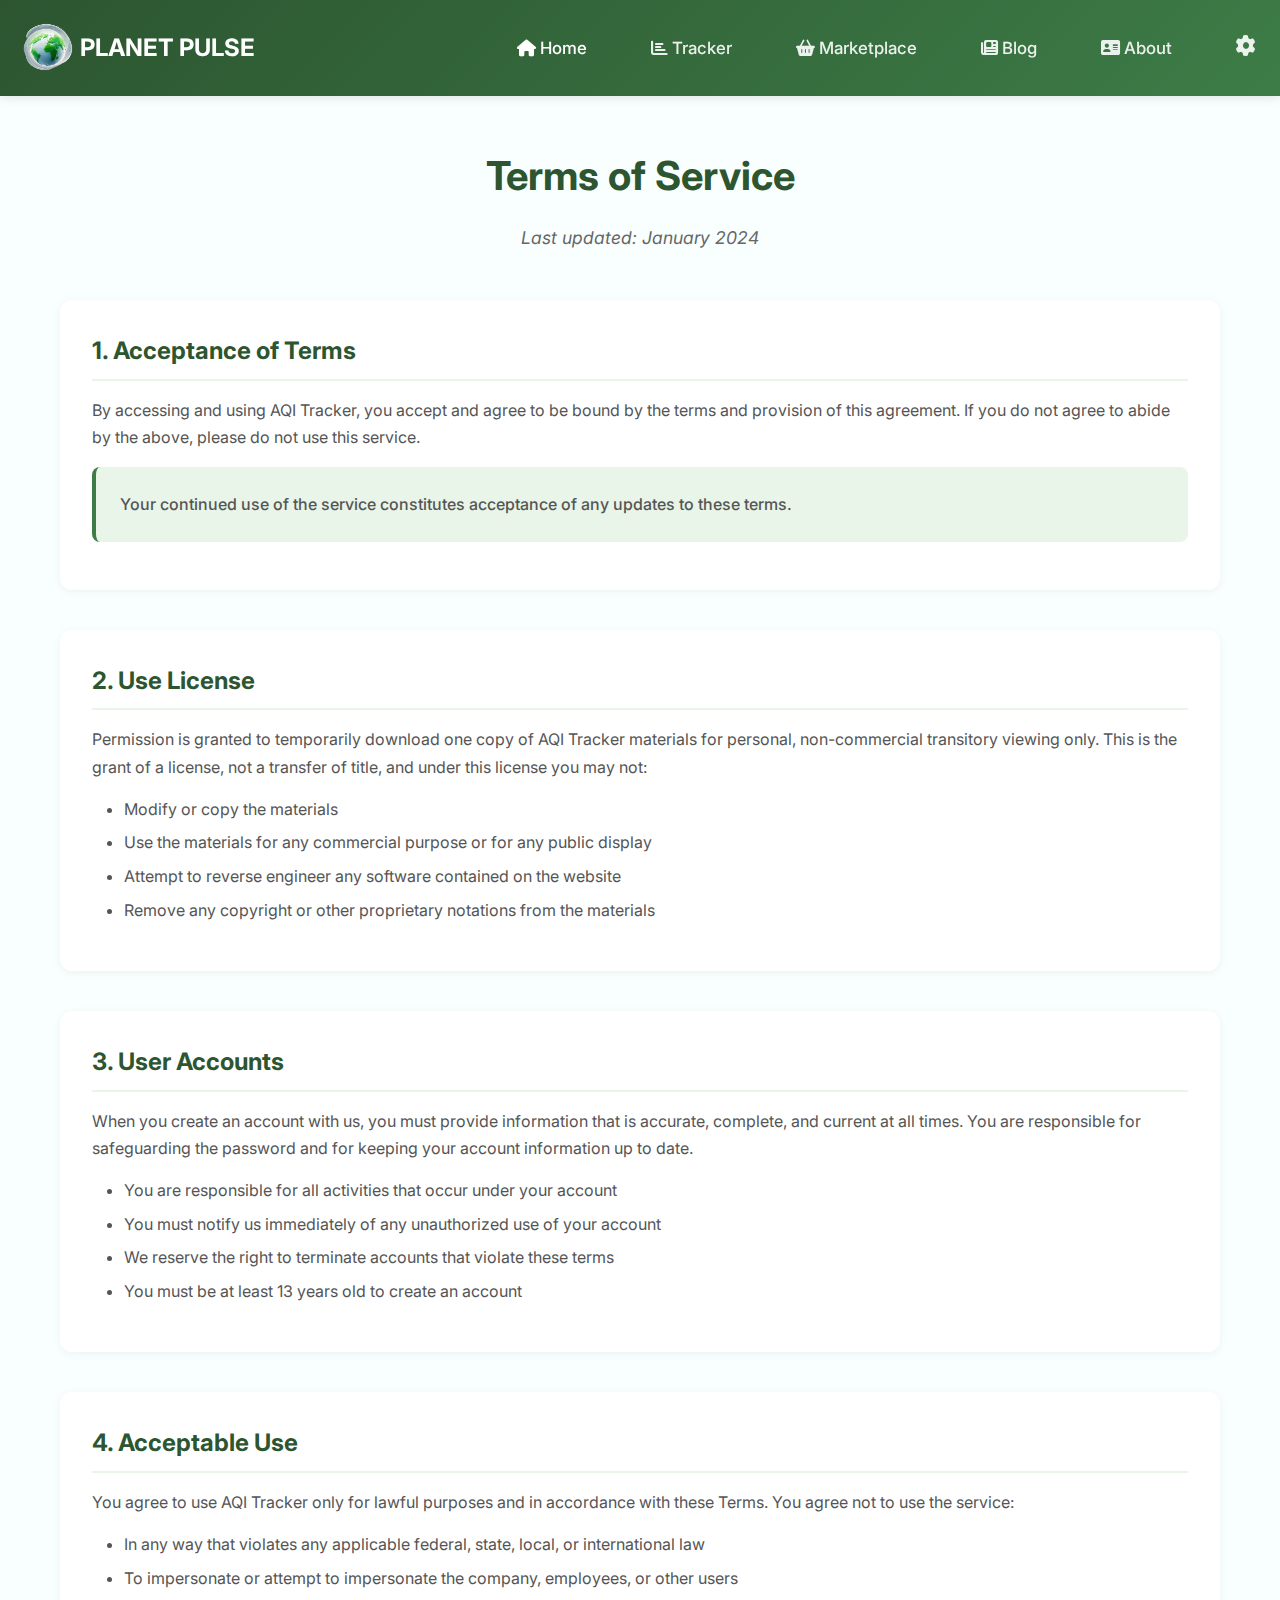
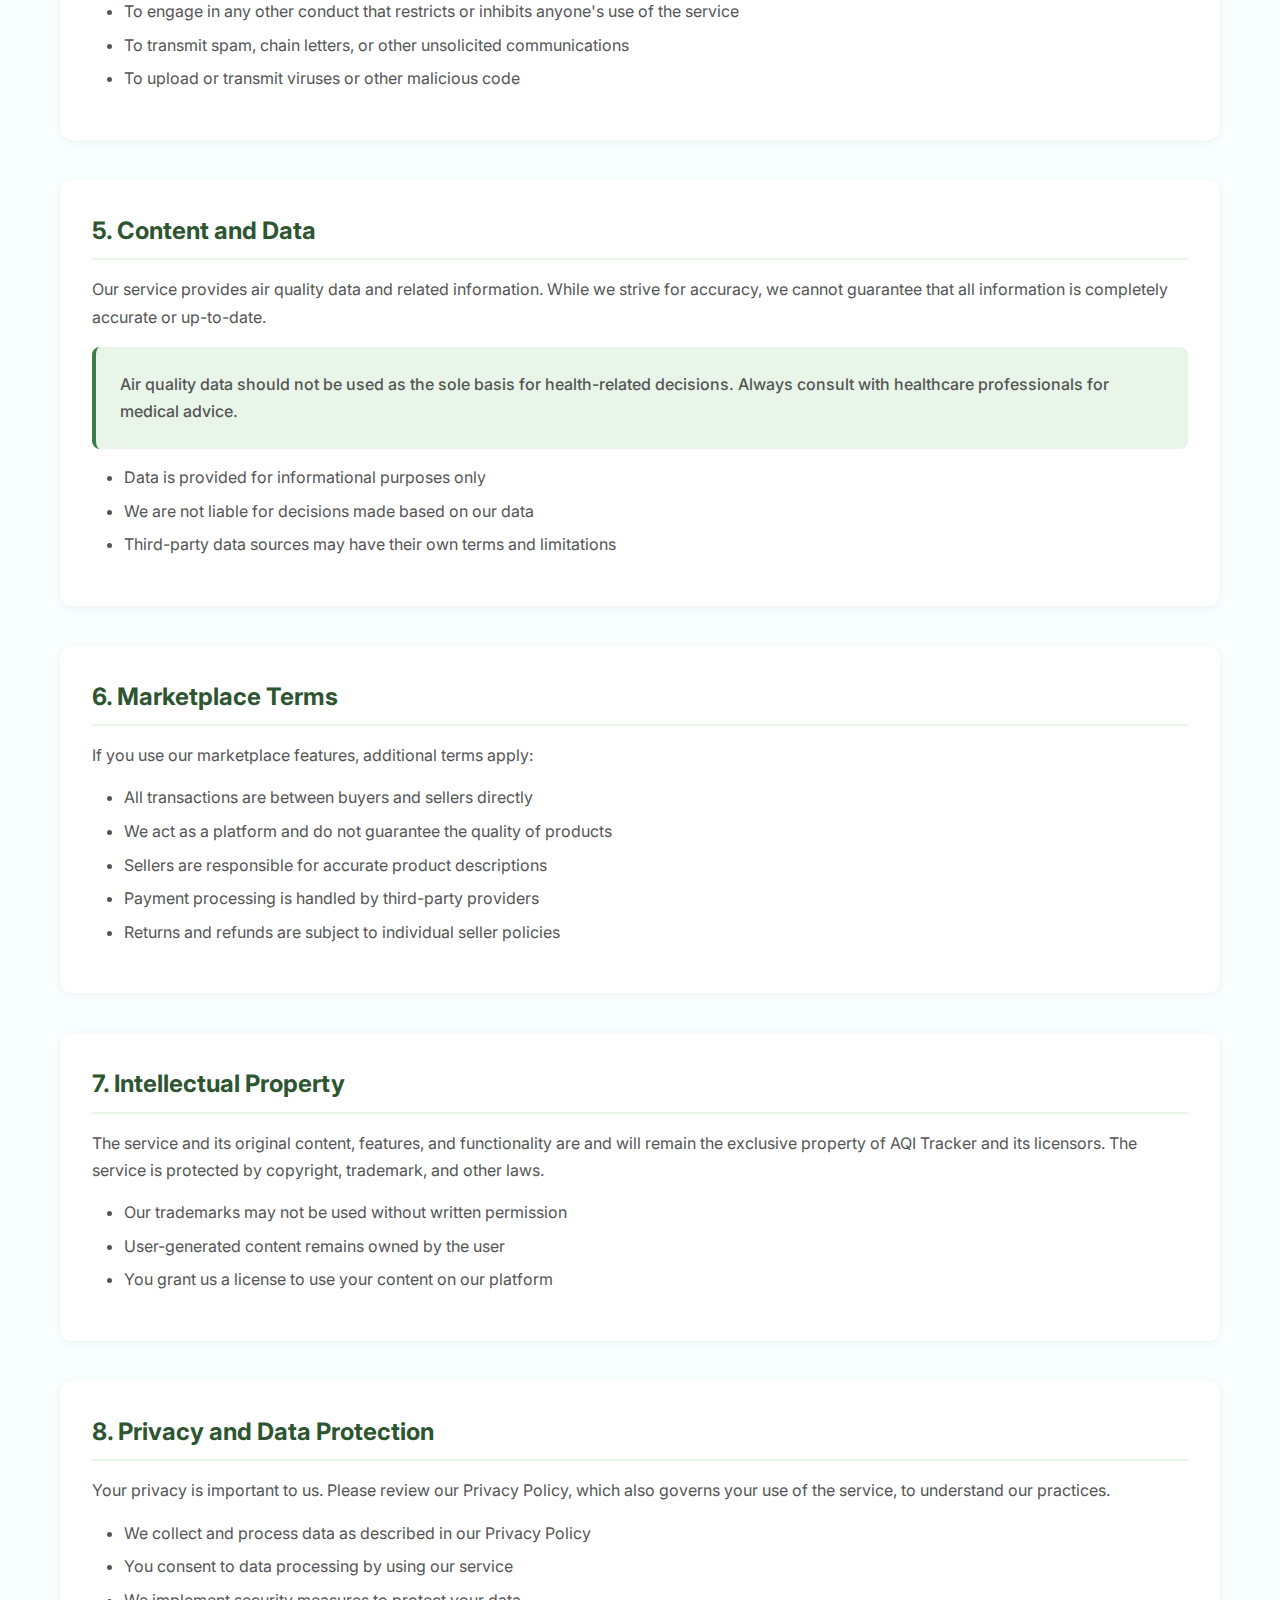
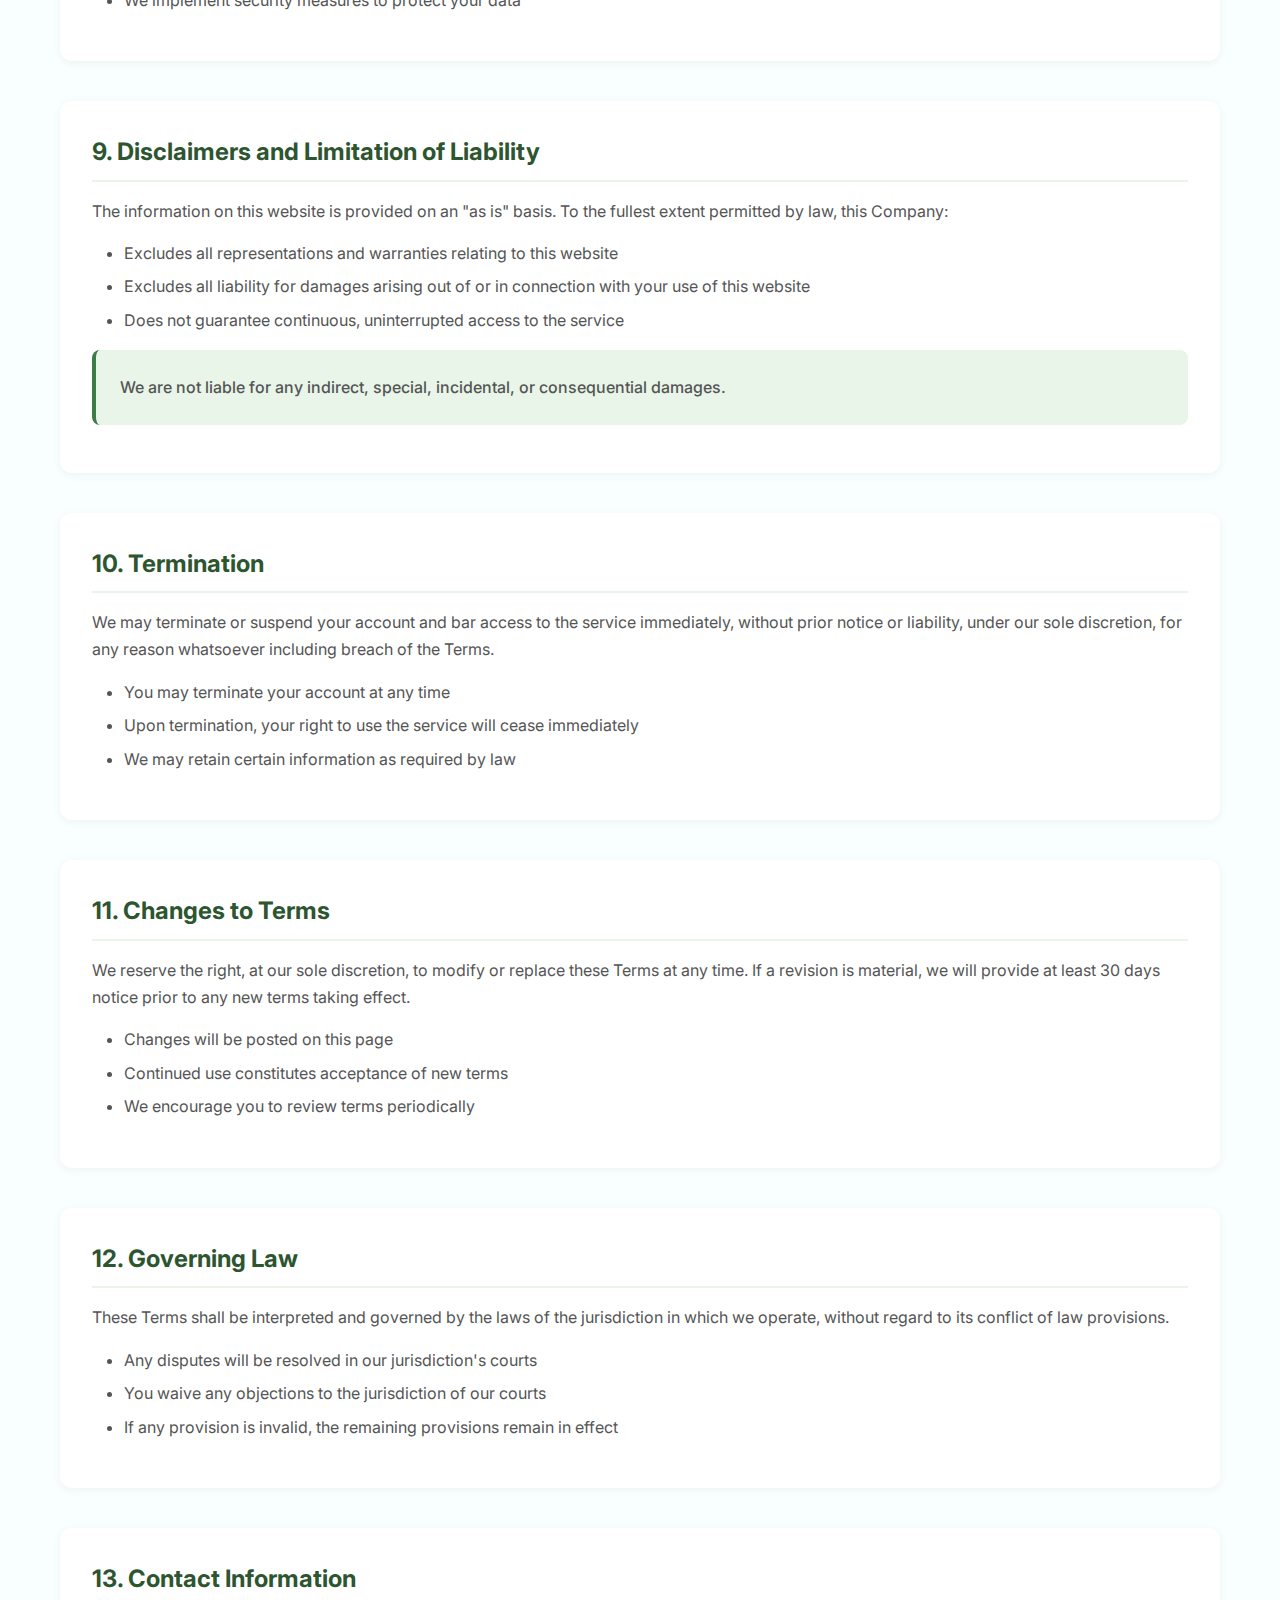
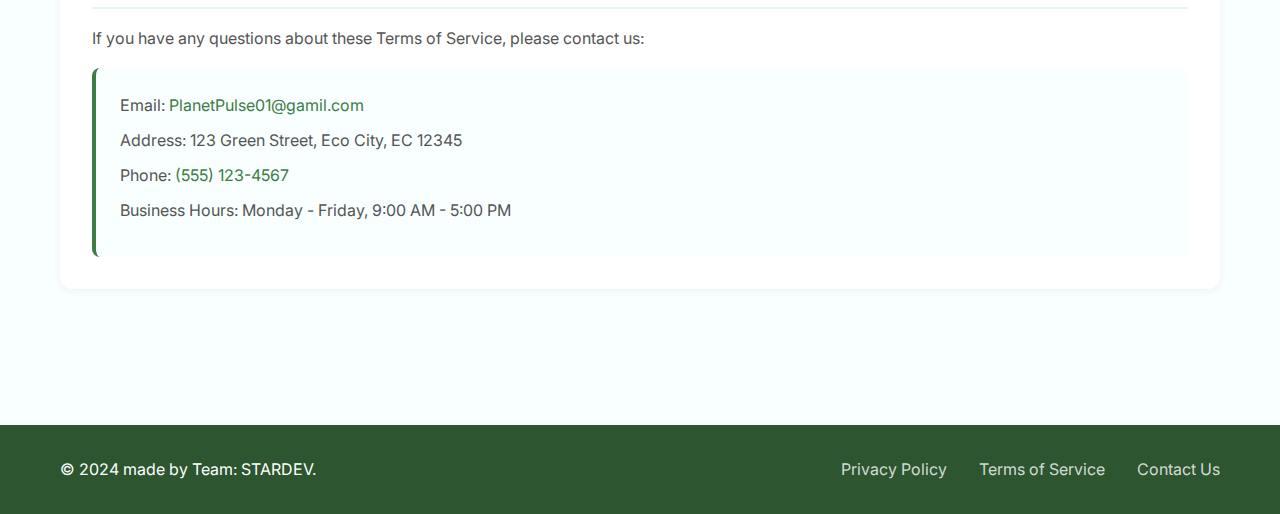
<file: TermOfServices .html>
<!DOCTYPE html>
<html lang="en">
  <head>
    <meta charset="UTF-8" />
    <meta name="viewport" content="width=device-width, initial-scale=1.0" />
    <title>Terms of Service | PLANET PULSE</title>
    <link
      rel="icon"
      type="image/png"
      sizes="32x32"
      href="images/favicon-32x32.png"
    />
    <link
      rel="icon"
      type="image/png"
      sizes="192x192"
      href="images/favicon-192x192.png"
    />
    <link rel="shortcut icon" href="images/favicon.ico" />

    <link rel="stylesheet" href="css/style.css" />
    <link
      rel="stylesheet"
      href="https://cdnjs.cloudflare.com/ajax/libs/font-awesome/6.4.0/css/all.min.css"
    />
    <link
      href="https://fonts.googleapis.com/css2?family=Inter:wght@400;500;600;700&display=swap"
      rel="stylesheet"
    />

    <style>
      * {
        margin: 0;
        padding: 0;
        box-sizing: border-box;
      }

      body {
        font-family: "Inter", sans-serif;
        line-height: 1.6;
        color: #333;
        background-color: #f8fffe;
      }

      .modal.hidden {
        display: none;
      }

      .hidden {
        display: none;
      }

      .container {
        max-width: 1200px;
        margin: 0 auto;
        padding: 0 20px;
      }

      /* Navigation */
      .navbar {
        background: linear-gradient(135deg, #2c5530 0%, #3d7c47 100%);
        padding: 1rem;
        position: sticky;
        top: 0;
        z-index: 100;
        box-shadow: 0 2px 10px rgba(0, 0, 0, 0.1);
      }

      .navbar .container {
        display: flex;
        justify-content: space-between;
        align-items: center;
      }

      .navbar-brand .navbar-logo {
        color: white;
        text-decoration: none;
        font-size: 1.5rem;
        font-weight: 700;
      }

      .navbar-menu {
        display: flex;
        gap: 2rem;
        align-items: center;
      }

      .nav-item {
        color: rgba(255, 255, 255, 0.9);
        text-decoration: none;
        padding: 0.5rem 1rem;
        border-radius: 8px;
        transition: all 0.3s ease;
        font-weight: 500;
      }

      .nav-item:hover {
        background: rgba(255, 255, 255, 0.1);
        color: white;
      }

      .nav-item.active {
        color: white;
      }

      .dark-mode .nav-item.active {
        color: white;
      }

      .settings-container {
        margin-left: 1rem;
      }

      .settings-icon {
        font-size: 20px;
        cursor: pointer;
        color: rgba(255, 255, 255, 0.9);
        transition: color 0.3s ease;
      }

      .settings-icon:hover {
        color: white;
      }

      .hamburger {
        display: none;
        flex-direction: column;
        background: none;
        border: none;
        cursor: pointer;
        padding: 0.5rem;
      }

      .bar {
        width: 25px;
        height: 3px;
        background-color: white !important;
        margin: 3px 0;
        transition: 0.3s;
      }

      /* Main Content */
      .terms-content {
        min-height: calc(100vh - 200px);
        padding: 3rem 0;
      }

      .terms-content h1 {
        font-size: 2.5rem;
        color: #2c5530;
        margin-bottom: 1rem;
        text-align: center;
      }

      .last-updated {
        text-align: center;
        color: #666;
        font-style: italic;
        margin-bottom: 3rem;
        font-size: 1.1rem;
      }

      .terms-section {
        margin-bottom: 2.5rem;
        background: white;
        padding: 2rem;
        border-radius: 12px;
        box-shadow: 0 2px 10px rgba(0, 0, 0, 0.05);
      }

      .terms-section h2 {
        color: #2c5530;
        font-size: 1.5rem;
        margin-bottom: 1rem;
        border-bottom: 2px solid #e8f5e8;
        padding-bottom: 0.5rem;
      }

      .terms-section p {
        margin-bottom: 1rem;
        line-height: 1.7;
        color: #555;
      }

      .terms-section ul {
        margin-left: 2rem;
        margin-bottom: 1rem;
      }

      .terms-section li {
        margin-bottom: 0.5rem;
        color: #555;
      }

      .contact-info {
        background: #f8fffe;
        padding: 1.5rem;
        border-radius: 8px;
        border-left: 4px solid #3d7c47;
      }

      .contact-info p {
        margin-bottom: 0.5rem;
      }

      .contact-info a {
        color: #3d7c47;
        text-decoration: none;
      }

      .contact-info a:hover {
        text-decoration: underline;
      }

      .highlight-box {
        background: #e8f5e8;
        padding: 1.5rem;
        border-radius: 8px;
        border-left: 4px solid #3d7c47;
        margin: 1rem 0;
      }

      .highlight-box p {
        margin-bottom: 0;
        font-weight: 500;
      }

      /* Footer */
      .footer {
        background: #2c5530;
        color: white;
        padding: 2rem 0;
        margin-top: 3rem;
      }

      .footer-content {
        display: flex;
        justify-content: space-between;
        align-items: center;
        flex-wrap: wrap;
        gap: 1rem;
      }

      .footer-links {
        display: flex;
        gap: 2rem;
      }

      .footer-links a {
        color: rgba(255, 255, 255, 0.8);
        text-decoration: none;
        transition: color 0.3s ease;
      }

      .footer-links a:hover {
        color: white;
      }

      /* Settings Modal */
      .settings-modal {
        display: none;
        position: fixed;
        z-index: 1000;
        left: 0;
        top: 0;
        width: 100%;
        height: 100%;
        background-color: rgba(0, 0, 0, 0.6);
      }

      .settings-modal.hidden {
        display: none;
      }

      .settings-modal:not(.hidden) {
        display: flex;
        align-items: center;
        justify-content: center;
      }

      .settings-modal-content {
        background: white;
        color: #333;
        margin: 15px;
        padding: 30px;
        border-radius: 12px;
        width: 90%;
        max-width: 420px;
        position: relative;
        box-shadow: 0 8px 24px rgba(0, 0, 0, 0.2);
      }

      .close-button {
        position: absolute;
        top: 12px;
        right: 18px;
        font-size: 28px;
        font-weight: bold;
        cursor: pointer;
        transition: color 0.3s ease;
      }

      .close-button:hover {
        color: #2c5530;
      }

      .switch-container {
        display: flex;
        align-items: center;
        gap: 1rem;
        margin: 2rem 0;
      }

      .switch {
        position: relative;
        display: inline-block;
        width: 60px;
        height: 34px;
      }

      .switch input {
        opacity: 0;
        width: 0;
        height: 0;
      }

      .slider {
        position: absolute;
        cursor: pointer;
        top: 0;
        left: 0;
        right: 0;
        bottom: 0;
        background-color: orange;
        transition: 0.4s;
        border-radius: 34px;
      }

      .slider:before {
        position: absolute;
        content: "";
        height: 26px;
        width: 26px;
        left: 4px;
        bottom: 4px;
        background-color: white;
        transition: 0.4s;
        border-radius: 50%;
      }

      .switch input:checked + .slider {
        background-color: #2c5530;
      }

      .switch input:checked + .slider:before {
        transform: translateX(26px);
      }

      .social-button-container {
        display: flex;
        justify-content: center;
        margin-top: 2rem;
      }

      .social-button {
        width: 50px;
        height: 50px;
        border-radius: 50%;
        display: flex;
        justify-content: center;
        align-items: center;
        color: white;
        font-size: 20px;
        text-decoration: none;
        transition: transform 0.2s ease;
      }

      .social-button:hover {
        transform: scale(1.1);
      }

      .social-button.discord {
        background-color: #5865f2;
      }

      /* Dark Mode */
      .dark-mode {
        background-color: #1a1a1a;
        color: #e0e0e0;
      }

      .dark-mode .navbar {
        background: linear-gradient(135deg, #1a2d1e 0%, #2a4a32 100%);
      }

      .dark-mode .terms-section {
        background: #2a2a2a;
        color: #e0e0e0;
      }

      .dark-mode .contact-info,
      .dark-mode .highlight-box {
        background: #333;
        border-left-color: #3d7c47;
      }

      .dark-mode .contact-info a {
        color: #4a9d5a;
      }

      .dark-mode .footer {
        background: #1a2d1e;
      }

      .dark-mode .settings-modal-content {
        background: #2a2a2a;
        color: #e0e0e0;
      }

      .dark-mode .close-button:hover {
        color: #4a9d5a;
      }

      .dark-mode .slider:before {
        background-color: #e0e0e0;
      }

      /* Responsive Design */
      @media (max-width: 768px) {
        .hamburger {
          display: flex;
        }

        .navbar-menu {
          display: none;
          position: absolute;
          top: 100%;
          left: 0;
          right: 0;
          background: linear-gradient(135deg, #2c5530 0%, #3d7c47 100%);
          flex-direction: column;
          padding: 1rem;
          box-shadow: 0 2px 10px rgba(0, 0, 0, 0.1);
        }

        .navbar-menu.active {
          display: flex;
        }

        .navbar .container {
          position: relative;
        }

        .terms-content h1 {
          font-size: 2rem;
        }

        .terms-section {
          padding: 1.5rem;
        }

        .footer-content {
          flex-direction: column;
          text-align: center;
        }

        .footer-links {
          justify-content: center;
        }

        .dark-mode .navbar-menu {
          background: linear-gradient(135deg, #1a2d1e 0%, #2a4a32 100%);
        }
      }
    </style>
  </head>
  <body>
    <!-- Navigation -->
    <nav class="navbar">
      <div class="navbar-brand">
        <a href="" class="navbar-logo"
          ><img src="./images/logo.png" alt="" /> PLANET PULSE</a
        >
      </div>

      <button class="hamburger" id="hamburger-button">
        <span class="bar"></span>
        <span class="bar"></span>
        <span class="bar"></span>
      </button>

      <div class="navbar-menu" id="navbar-menu">
        <a href="./index.html" class="nav-item active"
          ><i class="fa-solid fa-house"></i> Home</a
        >
        <a href="./tracker.html" class="nav-item"
          ><i class="fa-solid fa-chart-bar"></i> Tracker</a
        >
        <a href="./marketplace.html" class="nav-item"
          ><i class="fa-solid fa-shopping-basket"></i> Marketplace</a
        >
        <a href="./blog.html" class="nav-item"
          ><i class="fa-solid fa-newspaper"></i> Blog</a
        >
        <a href="./about.html" class="nav-item"
          ><i class="fa-solid fa-address-card"></i> About</a
        >
        <div class="settings-container">
          <i class="fa-solid fa-cog settings-icon"></i>
        </div>
      </div>

      <div id="settings-modal-tcg" class="modal hidden">
        <div class="modal-content">
          <span class="close-button" onclick="toggleTCGSettingsModal()">×</span>
          <h2>Settings</h2>

          <div class="switch-container">
            <label class="switch">
              <input type="checkbox" id="darkModeToggleModal" />
              <span class="slider"></span>
            </label>
            <span id="mode-name">Dark Mode</span>
          </div>

          <div class="social-button-container"></div>
        </div>
      </div>
    </nav>

    <!-- Main Content -->
    <main class="terms-content">
      <div class="container">
        <h1>Terms of Service</h1>
        <p class="last-updated">Last updated: January 2024</p>

        <section class="terms-section">
          <h2>1. Acceptance of Terms</h2>
          <p>
            By accessing and using AQI Tracker, you accept and agree to be bound
            by the terms and provision of this agreement. If you do not agree to
            abide by the above, please do not use this service.
          </p>
          <div class="highlight-box">
            <p>
              Your continued use of the service constitutes acceptance of any
              updates to these terms.
            </p>
          </div>
        </section>

        <section class="terms-section">
          <h2>2. Use License</h2>
          <p>
            Permission is granted to temporarily download one copy of AQI
            Tracker materials for personal, non-commercial transitory viewing
            only. This is the grant of a license, not a transfer of title, and
            under this license you may not:
          </p>
          <ul>
            <li>Modify or copy the materials</li>
            <li>
              Use the materials for any commercial purpose or for any public
              display
            </li>
            <li>
              Attempt to reverse engineer any software contained on the website
            </li>
            <li>
              Remove any copyright or other proprietary notations from the
              materials
            </li>
          </ul>
        </section>

        <section class="terms-section">
          <h2>3. User Accounts</h2>
          <p>
            When you create an account with us, you must provide information
            that is accurate, complete, and current at all times. You are
            responsible for safeguarding the password and for keeping your
            account information up to date.
          </p>
          <ul>
            <li>
              You are responsible for all activities that occur under your
              account
            </li>
            <li>
              You must notify us immediately of any unauthorized use of your
              account
            </li>
            <li>
              We reserve the right to terminate accounts that violate these
              terms
            </li>
            <li>You must be at least 13 years old to create an account</li>
          </ul>
        </section>

        <section class="terms-section">
          <h2>4. Acceptable Use</h2>
          <p>
            You agree to use AQI Tracker only for lawful purposes and in
            accordance with these Terms. You agree not to use the service:
          </p>
          <ul>
            <li>
              In any way that violates any applicable federal, state, local, or
              international law
            </li>
            <li>
              To impersonate or attempt to impersonate the company, employees,
              or other users
            </li>
            <li>
              To engage in any other conduct that restricts or inhibits anyone's
              use of the service
            </li>
            <li>
              To transmit spam, chain letters, or other unsolicited
              communications
            </li>
            <li>To upload or transmit viruses or other malicious code</li>
          </ul>
        </section>

        <section class="terms-section">
          <h2>5. Content and Data</h2>
          <p>
            Our service provides air quality data and related information. While
            we strive for accuracy, we cannot guarantee that all information is
            completely accurate or up-to-date.
          </p>
          <div class="highlight-box">
            <p>
              Air quality data should not be used as the sole basis for
              health-related decisions. Always consult with healthcare
              professionals for medical advice.
            </p>
          </div>
          <ul>
            <li>Data is provided for informational purposes only</li>
            <li>We are not liable for decisions made based on our data</li>
            <li>
              Third-party data sources may have their own terms and limitations
            </li>
          </ul>
        </section>

        <section class="terms-section">
          <h2>6. Marketplace Terms</h2>
          <p>If you use our marketplace features, additional terms apply:</p>
          <ul>
            <li>All transactions are between buyers and sellers directly</li>
            <li>
              We act as a platform and do not guarantee the quality of products
            </li>
            <li>Sellers are responsible for accurate product descriptions</li>
            <li>Payment processing is handled by third-party providers</li>
            <li>
              Returns and refunds are subject to individual seller policies
            </li>
          </ul>
        </section>

        <section class="terms-section">
          <h2>7. Intellectual Property</h2>
          <p>
            The service and its original content, features, and functionality
            are and will remain the exclusive property of AQI Tracker and its
            licensors. The service is protected by copyright, trademark, and
            other laws.
          </p>
          <ul>
            <li>Our trademarks may not be used without written permission</li>
            <li>User-generated content remains owned by the user</li>
            <li>You grant us a license to use your content on our platform</li>
          </ul>
        </section>

        <section class="terms-section">
          <h2>8. Privacy and Data Protection</h2>
          <p>
            Your privacy is important to us. Please review our Privacy Policy,
            which also governs your use of the service, to understand our
            practices.
          </p>
          <ul>
            <li>
              We collect and process data as described in our Privacy Policy
            </li>
            <li>You consent to data processing by using our service</li>
            <li>We implement security measures to protect your data</li>
          </ul>
        </section>

        <section class="terms-section">
          <h2>9. Disclaimers and Limitation of Liability</h2>
          <p>
            The information on this website is provided on an "as is" basis. To
            the fullest extent permitted by law, this Company:
          </p>
          <ul>
            <li>
              Excludes all representations and warranties relating to this
              website
            </li>
            <li>
              Excludes all liability for damages arising out of or in connection
              with your use of this website
            </li>
            <li>
              Does not guarantee continuous, uninterrupted access to the service
            </li>
          </ul>
          <div class="highlight-box">
            <p>
              We are not liable for any indirect, special, incidental, or
              consequential damages.
            </p>
          </div>
        </section>

        <section class="terms-section">
          <h2>10. Termination</h2>
          <p>
            We may terminate or suspend your account and bar access to the
            service immediately, without prior notice or liability, under our
            sole discretion, for any reason whatsoever including breach of the
            Terms.
          </p>
          <ul>
            <li>You may terminate your account at any time</li>
            <li>
              Upon termination, your right to use the service will cease
              immediately
            </li>
            <li>We may retain certain information as required by law</li>
          </ul>
        </section>

        <section class="terms-section">
          <h2>11. Changes to Terms</h2>
          <p>
            We reserve the right, at our sole discretion, to modify or replace
            these Terms at any time. If a revision is material, we will provide
            at least 30 days notice prior to any new terms taking effect.
          </p>
          <ul>
            <li>Changes will be posted on this page</li>
            <li>Continued use constitutes acceptance of new terms</li>
            <li>We encourage you to review terms periodically</li>
          </ul>
        </section>

        <section class="terms-section">
          <h2>12. Governing Law</h2>
          <p>
            These Terms shall be interpreted and governed by the laws of the
            jurisdiction in which we operate, without regard to its conflict of
            law provisions.
          </p>
          <ul>
            <li>Any disputes will be resolved in our jurisdiction's courts</li>
            <li>You waive any objections to the jurisdiction of our courts</li>
            <li>
              If any provision is invalid, the remaining provisions remain in
              effect
            </li>
          </ul>
        </section>

        <section class="terms-section">
          <h2>13. Contact Information</h2>
          <p>
            If you have any questions about these Terms of Service, please
            contact us:
          </p>
          <div class="contact-info">
            <p>Email: <a href="">PlanetPulse01@gamil.com</a></p>
            <p>Address: 123 Green Street, Eco City, EC 12345</p>
            <p>Phone: <a href="">(555) 123-4567</a></p>
            <p>Business Hours: Monday - Friday, 9:00 AM - 5:00 PM</p>
          </div>
        </section>
      </div>
    </main>

    <!-- Footer -->
    <footer class="footer">
      <div class="container">
        <div class="footer-content">
          <p>© 2024 made by Team: STARDEV.</p>
          <div class="footer-links">
            <a href="PrivacyPolicy.html">Privacy Policy</a>
            <a href="TermOfServices .html">Terms of Service</a>
            <a href="Contact.html">Contact Us</a>
          </div>
        </div>
      </div>
    </footer>

    <script>
      //setting module

      const settingsIcons = document.querySelectorAll(".settings-icon");
      const modal = document.getElementById("settings-modal-tcg");
      const darkModeToggleModal = document.getElementById(
        "darkModeToggleModal"
      );

      function toggleTCGSettingsModal() {
        modal.classList.toggle("hidden");
        if (!modal.classList.contains("hidden")) {
          syncToggleWithDarkMode();
        }
      }

      function syncToggleWithDarkMode() {
        if (darkModeToggleModal) {
          darkModeToggleModal.checked =
            document.body.classList.contains("dark-mode");
        }
      }

      settingsIcons.forEach((icon) => {
        icon.addEventListener("click", toggleTCGSettingsModal);
      });

      const closeButton = document.querySelector(".close-button");
      if (closeButton) {
        closeButton.addEventListener("click", () => {
          return;
        });
      }

      // Dark Mode Logic
      const modeName = document.getElementById("mode-name");
      const savedDarkMode = localStorage.getItem("darkMode") === "enabled";
      if (savedDarkMode) {
        document.body.classList.add("dark-mode");
      }
      if (darkModeToggleModal) {
        darkModeToggleModal.checked = savedDarkMode;
        darkModeToggleModal.addEventListener("change", () => {
          if (darkModeToggleModal.checked) {
            document.body.classList.add("dark-mode");
            modeName.innerText = "Light Mode";
            localStorage.setItem("darkMode", "enabled");
          } else {
            document.body.classList.remove("dark-mode");
            modeName.innerText = "Dark Mode";
            localStorage.setItem("darkMode", "disabled");
          }
        });
      }
      // Initialize settings functionality
      document.addEventListener("DOMContentLoaded", function () {
        // Mobile navigation toggle
        const hamburger = document.getElementById("hamburger-button");
        const navbarMenu = document.getElementById("navbar-menu");

        if (hamburger && navbarMenu) {
          hamburger.addEventListener("click", function () {
            navbarMenu.classList.toggle("active");

            // Animate hamburger bars
            const bars = hamburger.querySelectorAll(".bar");
            if (navbarMenu.classList.contains("active")) {
              bars[0].style.transform = "rotate(-45deg) translate(-5px, 6px)";
              bars[1].style.opacity = "0";
              bars[2].style.transform = "rotate(45deg) translate(-5px, -6px)";
            } else {
              bars[0].style.transform = "none";
              bars[1].style.opacity = "1";
              bars[2].style.transform = "none";
            }
          });
        }

        // Close mobile menu when clicking on nav items
        const navItems = document.querySelectorAll(".nav-item");
        navItems.forEach((item) => {
          item.addEventListener("click", function () {
            if (window.innerWidth <= 768) {
              navbarMenu.classList.remove("active");
              const bars = hamburger.querySelectorAll(".bar");
              bars[0].style.transform = "none";
              bars[1].style.opacity = "1";
              bars[2].style.transform = "none";
            }
          });
        });

        // Close mobile menu when clicking outside
        document.addEventListener("click", function (event) {
          if (
            !hamburger.contains(event.target) &&
            !navbarMenu.contains(event.target)
          ) {
            if (navbarMenu.classList.contains("active")) {
              navbarMenu.classList.remove("active");
              const bars = hamburger.querySelectorAll(".bar");
              bars[0].style.transform = "none";
              bars[1].style.opacity = "1";
              bars[2].style.transform = "none";
            }
          }
        });

        // Handle window resize
        window.addEventListener("resize", function () {
          if (window.innerWidth > 768) {
            navbarMenu.classList.remove("active");
            const bars = hamburger.querySelectorAll(".bar");
            bars.forEach((bar) => {
              bar.style.transform = "none";
              bar.style.opacity = "1";
            });
          }
        });

        // Smooth scrolling for anchor links
        document.querySelectorAll('a[href^="#"]').forEach((anchor) => {
          anchor.addEventListener("click", function (e) {
            e.preventDefault();
            const target = document.querySelector(this.getAttribute("href"));
            if (target) {
              target.scrollIntoView({
                behavior: "smooth",
                block: "start",
              });
            }
          });
        });
      });
    </script>
  </body>
</html>
</file>
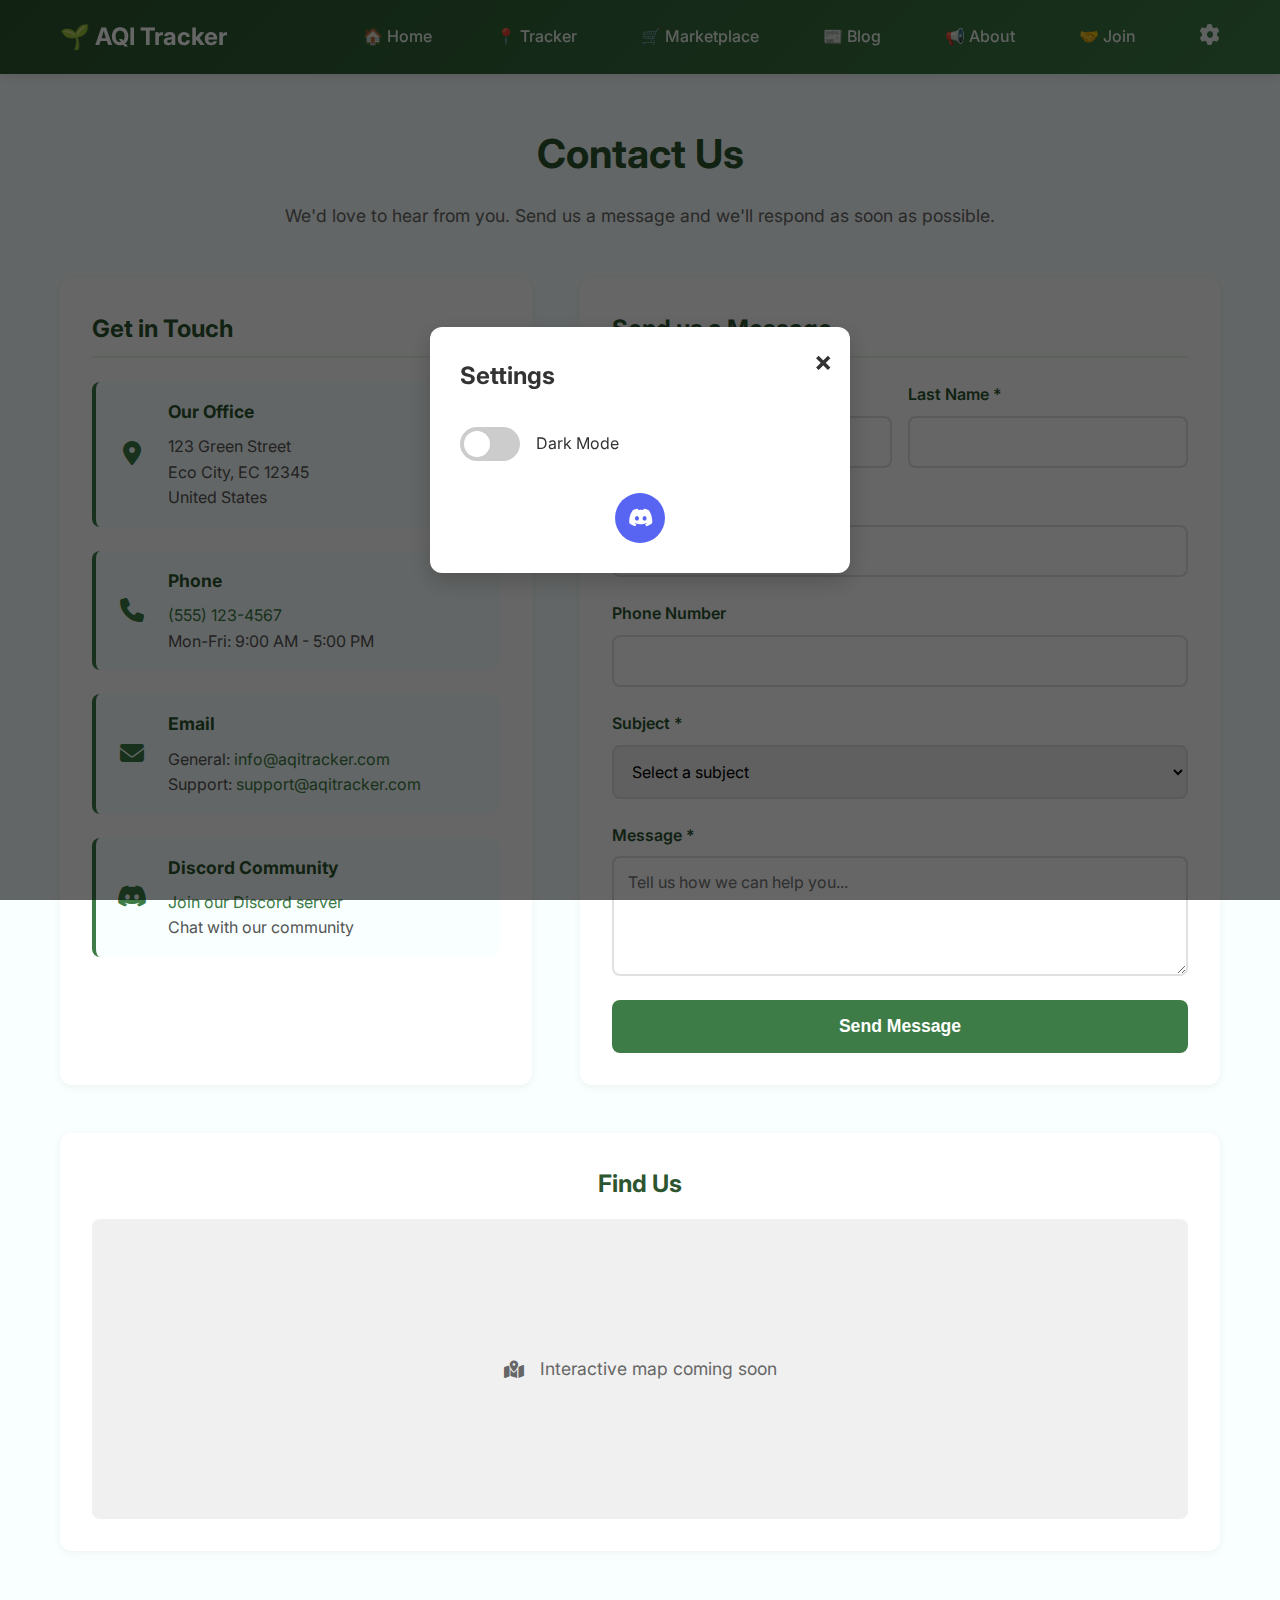
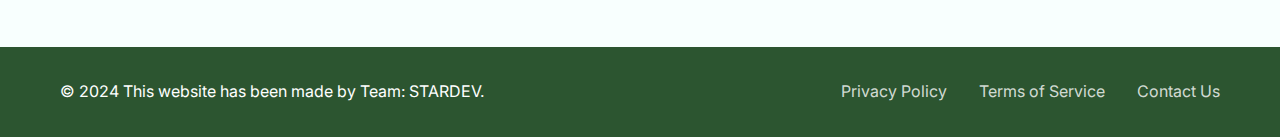
<file: contactus/CU.html>
<!DOCTYPE html>
<html lang="en">
<head>
    <meta charset="UTF-8">
    <meta name="viewport" content="width=device-width, initial-scale=1.0">
    <title>Contact Us - AQI Tracker</title>
    <link rel="stylesheet" href="https://cdnjs.cloudflare.com/ajax/libs/font-awesome/6.4.0/css/all.min.css">
    <link href="https://fonts.googleapis.com/css2?family=Inter:wght@400;500;600;700&display=swap" rel="stylesheet">
    
    <style>
        * {
            margin: 0;
            padding: 0;
            box-sizing: border-box;
        }

        body {
            font-family: 'Inter', sans-serif;
            line-height: 1.6;
            color: #333;
            background-color: #f8fffe;
        }

        .container {
            max-width: 1200px;
            margin: 0 auto;
            padding: 0 20px;
        }

        /* Navigation */
        .navbar {
            background: linear-gradient(135deg, #2c5530 0%, #3d7c47 100%);
            padding: 1rem 0;
            position: sticky;
            top: 0;
            z-index: 100;
            box-shadow: 0 2px 10px rgba(0,0,0,0.1);
        }

        .navbar .container {
            display: flex;
            justify-content: space-between;
            align-items: center;
        }

        .navbar-brand .navbar-logo {
            color: white;
            text-decoration: none;
            font-size: 1.5rem;
            font-weight: 700;
        }

        .navbar-menu {
            display: flex;
            gap: 2rem;
            align-items: center;
        }

        .nav-item {
            color: rgba(255, 255, 255, 0.9);
            text-decoration: none;
            padding: 0.5rem 1rem;
            border-radius: 8px;
            transition: all 0.3s ease;
            font-weight: 500;
        }

        .nav-item:hover {
            background: rgba(255, 255, 255, 0.1);
            color: white;
        }

        .settings-container {
            margin-left: 1rem;
        }

        .settings-icon {
            font-size: 20px;
            cursor: pointer;
            color: rgba(255, 255, 255, 0.9);
            transition: color 0.3s ease;
        }

        .settings-icon:hover {
            color: white;
        }

        .hamburger {
            display: none;
            flex-direction: column;
            background: none;
            border: none;
            cursor: pointer;
            padding: 0.5rem;
        }

        .bar {
            width: 25px;
            height: 3px;
            background-color: white;
            margin: 3px 0;
            transition: 0.3s;
        }

        /* Main Content */
        .contact-content {
            min-height: calc(100vh - 200px);
            padding: 3rem 0;
        }

        .contact-content h1 {
            font-size: 2.5rem;
            color: #2c5530;
            margin-bottom: 1rem;
            text-align: center;
        }

        .contact-subtitle {
            text-align: center;
            color: #666;
            font-size: 1.1rem;
            margin-bottom: 3rem;
        }

        .contact-grid {
            display: grid;
            grid-template-columns: 1fr 1fr;
            gap: 3rem;
            margin-bottom: 3rem;
        }

        .contact-info-section,
        .contact-form-section {
            background: white;
            padding: 2rem;
            border-radius: 12px;
            box-shadow: 0 2px 10px rgba(0,0,0,0.05);
        }

        .contact-info-section h2,
        .contact-form-section h2 {
            color: #2c5530;
            font-size: 1.5rem;
            margin-bottom: 1.5rem;
            border-bottom: 2px solid #e8f5e8;
            padding-bottom: 0.5rem;
        }

        .contact-item {
            display: flex;
            align-items: center;
            margin-bottom: 1.5rem;
            padding: 1rem;
            background: #f8fffe;
            border-radius: 8px;
            border-left: 4px solid #3d7c47;
        }

        .contact-icon {
            font-size: 1.5rem;
            color: #3d7c47;
            margin-right: 1rem;
            width: 40px;
            text-align: center;
        }

        .contact-details h3 {
            color: #2c5530;
            font-size: 1.1rem;
            margin-bottom: 0.5rem;
        }

        .contact-details p {
            color: #555;
            margin: 0;
        }

        .contact-details a {
            color: #3d7c47;
            text-decoration: none;
        }

        .contact-details a:hover {
            text-decoration: underline;
        }

        /* Contact Form */
        .contact-form {
            display: flex;
            flex-direction: column;
            gap: 1.5rem;
        }

        .form-group {
            display: flex;
            flex-direction: column;
        }

        .form-group label {
            color: #2c5530;
            font-weight: 600;
            margin-bottom: 0.5rem;
        }

        .form-group input,
        .form-group select,
        .form-group textarea {
            padding: 0.875rem;
            border: 2px solid #e0e0e0;
            border-radius: 8px;
            font-size: 1rem;
            transition: border-color 0.3s ease;
            font-family: 'Inter', sans-serif;
        }

        .form-group input:focus,
        .form-group select:focus,
        .form-group textarea:focus {
            outline: none;
            border-color: #3d7c47;
        }

        .form-group textarea {
            resize: vertical;
            min-height: 120px;
        }

        .form-row {
            display: grid;
            grid-template-columns: 1fr 1fr;
            gap: 1rem;
        }

        .submit-btn {
            background: #3d7c47;
            color: white;
            padding: 1rem 2rem;
            border: none;
            border-radius: 8px;
            font-size: 1.1rem;
            font-weight: 600;
            cursor: pointer;
            transition: background-color 0.3s ease;
        }

        .submit-btn:hover {
            background: #2c5530;
        }

        .submit-btn:disabled {
            background: #ccc;
            cursor: not-allowed;
        }

        /* Map Section */
        .map-section {
            background: white;
            padding: 2rem;
            border-radius: 12px;
            box-shadow: 0 2px 10px rgba(0,0,0,0.05);
            text-align: center;
        }

        .map-section h2 {
            color: #2c5530;
            font-size: 1.5rem;
            margin-bottom: 1rem;
        }

        .map-placeholder {
            background: #f0f0f0;
            height: 300px;
            border-radius: 8px;
            display: flex;
            align-items: center;
            justify-content: center;
            color: #666;
            font-size: 1.1rem;
        }

        /* Success Message */
        .success-message {
            background: #d4edda;
            color: #155724;
            padding: 1rem;
            border-radius: 8px;
            border: 1px solid #c3e6cb;
            margin-bottom: 1rem;
            display: none;
        }

        /* Footer */
        .footer {
            background: #2c5530;
            color: white;
            padding: 2rem 0;
            margin-top: 3rem;
        }

        .footer-content {
            display: flex;
            justify-content: space-between;
            align-items: center;
            flex-wrap: wrap;
            gap: 1rem;
        }

        .footer-links {
            display: flex;
            gap: 2rem;
        }

        .footer-links a {
            color: rgba(255, 255, 255, 0.8);
            text-decoration: none;
            transition: color 0.3s ease;
        }

        .footer-links a:hover {
            color: white;
        }

        /* Settings Modal */
        .settings-modal {
            display: none;
            position: fixed;
            z-index: 1000;
            left: 0;
            top: 0;
            width: 100%;
            height: 100%;
            background-color: rgba(0, 0, 0, 0.6);
        }

        .settings-modal.hidden {
            display: none;
        }

        .settings-modal:not(.hidden) {
            display: flex;
            align-items: center;
            justify-content: center;
        }

        .settings-modal-content {
            background: white;
            color: #333;
            margin: 15px;
            padding: 30px;
            border-radius: 12px;
            width: 90%;
            max-width: 420px;
            position: relative;
            box-shadow: 0 8px 24px rgba(0, 0, 0, 0.2);
        }

        .close-button {
            position: absolute;
            top: 12px;
            right: 18px;
            font-size: 28px;
            font-weight: bold;
            cursor: pointer;
            transition: color 0.3s ease;
        }

        .close-button:hover {
            color: #2c5530;
        }

        .switch-container {
            display: flex;
            align-items: center;
            gap: 1rem;
            margin: 2rem 0;
        }

        .switch {
            position: relative;
            display: inline-block;
            width: 60px;
            height: 34px;
        }

        .switch input {
            opacity: 0;
            width: 0;
            height: 0;
        }

        .slider {
            position: absolute;
            cursor: pointer;
            top: 0;
            left: 0;
            right: 0;
            bottom: 0;
            background-color: #ccc;
            transition: 0.4s;
            border-radius: 34px;
        }

        .slider:before {
            position: absolute;
            content: "";
            height: 26px;
            width: 26px;
            left: 4px;
            bottom: 4px;
            background-color: white;
            transition: 0.4s;
            border-radius: 50%;
        }

        .switch input:checked + .slider {
            background-color: #2c5530;
        }

        .switch input:checked + .slider:before {
            transform: translateX(26px);
        }

        .social-button-container {
            display: flex;
            justify-content: center;
            margin-top: 2rem;
        }

        .social-button {
            width: 50px;
            height: 50px;
            border-radius: 50%;
            display: flex;
            justify-content: center;
            align-items: center;
            color: white;
            font-size: 20px;
            text-decoration: none;
            transition: transform 0.2s ease;
        }

        .social-button:hover {
            transform: scale(1.1);
        }

        .social-button.discord {
            background-color: #5865f2;
        }

        /* Dark Mode */
        .dark-mode {
            background-color: #1a1a1a;
            color: #e0e0e0;
        }

        .dark-mode .navbar {
            background: linear-gradient(135deg, #1a2d1e 0%, #2a4a32 100%);
        }

        .dark-mode .contact-info-section,
        .dark-mode .contact-form-section,
        .dark-mode .map-section {
            background: #2a2a2a;
            color: #e0e0e0;
        }

        .dark-mode .contact-item {
            background: #333;
            border-left-color: #3d7c47;
        }

        .dark-mode .contact-details a {
            color: #4a9d5a;
        }

        .dark-mode .form-group input,
        .dark-mode .form-group select,
        .dark-mode .form-group textarea {
            background: #333;
            border-color: #555;
            color: #e0e0e0;
        }

        .dark-mode .form-group input:focus,
        .dark-mode .form-group select:focus,
        .dark-mode .form-group textarea:focus {
            border-color: #4a9d5a;
        }

        .dark-mode .map-placeholder {
            background: #333;
            color: #ccc;
        }

        .dark-mode .footer {
            background: #1a2d1e;
        }

        .dark-mode .settings-modal-content {
            background: #2a2a2a;
            color: #e0e0e0;
        }

        .dark-mode .close-button:hover {
            color: #4a9d5a;
        }

        .dark-mode .slider:before {
            background-color: #e0e0e0;
        }

        /* Responsive Design */
        @media (max-width: 768px) {
            .hamburger {
                display: flex;
            }

            .navbar-menu {
                display: none;
                position: absolute;
                top: 100%;
                left: 0;
                right: 0;
                background: linear-gradient(135deg, #2c5530 0%, #3d7c47 100%);
                flex-direction: column;
                padding: 1rem;
                box-shadow: 0 2px 10px rgba(0,0,0,0.1);
            }

            .navbar-menu.active {
                display: flex;
            }

            .navbar .container {
                position: relative;
            }

            .contact-content h1 {
                font-size: 2rem;
            }

            .contact-grid {
                grid-template-columns: 1fr;
                gap: 2rem;
            }

            .form-row {
                grid-template-columns: 1fr;
            }

            .footer-content {
                flex-direction: column;
                text-align: center;
            }

            .footer-links {
                justify-content: center;
            }

            .dark-mode .navbar-menu {
                background: linear-gradient(135deg, #1a2d1e 0%, #2a4a32 100%);
            }
        }
    </style>
</head>
<body>
    <!-- Navigation -->
    <nav class="navbar">
        <div class="container">
            <div class="navbar-brand">
                <a href="" class="navbar-logo">🌱 AQI Tracker</a>
            </div>
            
            <button class="hamburger" id="hamburger-button">
                <span class="bar"></span>
                <span class="bar"></span>
                <span class="bar"></span>
            </button>

            <div class="navbar-menu" id="navbar-menu">
                <a href="" class="nav-item">🏠 Home</a>
                <a href="" class="nav-item">📍 Tracker</a>
                <a href="" class="nav-item">🛒 Marketplace</a>
                <a href="" class="nav-item">📰 Blog</a>
                <a href="" class="nav-item">📢 About</a>
                <a href="" class="nav-item">🤝 Join</a>
                <div class="settings-container">
                    <i class="fa-solid fa-cog settings-icon"></i>
                </div>
            </div>
        </div>
    </nav>

    <!-- Main Content -->
    <main class="contact-content">
        <div class="container">
            <h1>Contact Us</h1>
            <p class="contact-subtitle">We'd love to hear from you. Send us a message and we'll respond as soon as possible.</p>

            <div class="contact-grid">
                <!-- Contact Information -->
                <div class="contact-info-section">
                    <h2>Get in Touch</h2>
                    
                    <div class="contact-item">
                        <div class="contact-icon">
                            <i class="fas fa-map-marker-alt"></i>
                        </div>
                        <div class="contact-details">
                            <h3>Our Office</h3>
                            <p>123 Green Street<br>Eco City, EC 12345<br>United States</p>
                        </div>
                    </div>

                    <div class="contact-item">
                        <div class="contact-icon">
                            <i class="fas fa-phone"></i>
                        </div>
                        <div class="contact-details">
                            <h3>Phone</h3>
                            <p><a href="">(555) 123-4567</a></p>
                            <p>Mon-Fri: 9:00 AM - 5:00 PM</p>
                        </div>
                    </div>

                    <div class="contact-item">
                        <div class="contact-icon">
                            <i class="fas fa-envelope"></i>
                        </div>
                        <div class="contact-details">
                            <h3>Email</h3>
                            <p>General: <a href="">info@aqitracker.com</a></p>
                            <p>Support: <a href="">support@aqitracker.com</a></p>
                        </div>
                    </div>

                    <div class="contact-item">
                        <div class="contact-icon">
                            <i class="fab fa-discord"></i>
                        </div>
                        <div class="contact-details">
                            <h3>Discord Community</h3>
                            <p><a href="">Join our Discord server</a></p>
                            <p>Chat with our community</p>
                        </div>
                    </div>
                </div>

                <!-- Contact Form -->
                <div class="contact-form-section">
                    <h2>Send us a Message</h2>
                    
                    <div class="success-message" id="success-message">
                        <i class="fas fa-check-circle"></i> Thank you! Your message has been sent successfully.
                    </div>

                    <form class="contact-form" id="contact-form">
                        <div class="form-row">
                            <div class="form-group">
                                <label for="first-name">First Name *</label>
                                <input type="text" id="first-name" name="firstName" required>
                            </div>
                            <div class="form-group">
                                <label for="last-name">Last Name *</label>
                                <input type="text" id="last-name" name="lastName" required>
                            </div>
                        </div>

                        <div class="form-group">
                            <label for="email">Email Address *</label>
                            <input type="email" id="email" name="email" required>
                        </div>

                        <div class="form-group">
                            <label for="phone">Phone Number</label>
                            <input type="tel" id="phone" name="phone">
                        </div>

                        <div class="form-group">
                            <label for="subject">Subject *</label>
                            <select id="subject" name="subject" required>
                                <option value="">Select a subject</option>
                                <option value="general">General Inquiry</option>
                                <option value="support">Technical Support</option>
                                <option value="partnership">Partnership</option>
                                <option value="feedback">Feedback</option>
                                <option value="bug-report">Bug Report</option>
                                <option value="feature-request">Feature Request</option>
                                <option value="other">Other</option>
                            </select>
                        </div>

                        <div class="form-group">
                            <label for="message">Message *</label>
                            <textarea id="message" name="message" required placeholder="Tell us how we can help you..."></textarea>
                        </div>

                        <button type="submit" class="submit-btn" id="submit-btn">
                            Send Message
                        </button>
                    </form>
                </div>
            </div>

            <!-- Map Section -->
            <div class="map-section">
                <h2>Find Us</h2>
                <div class="map-placeholder">
                    <i class="fas fa-map-marked-alt"></i>
                    <span style="margin-left: 1rem;">Interactive map coming soon</span>
                </div>
            </div>
        </div>
    </main>

    <!-- Footer -->
    <footer class="footer">
        <div class="container">
            <div class="footer-content">
                <p>© 2024 This website has been made by Team: STARDEV.</p>
                <div class="footer-links">
                    <a href="">Privacy Policy</a>
                    <a href="">Terms of Service</a>
                    <a href="">Contact Us</a>
                </div>
            </div>
        </div>
    </footer>

    <!-- Settings Modal -->
    <div id="settings-modal-tcg" class="settings-modal">
        <div class="settings-modal-content">
            <span class="close-button" onclick="toggleTCGSettingsModal()">×</span>
            <h2>Settings</h2>
            <div class="switch-container">
                <label class="switch">
                    <input type="checkbox" id="darkModeToggleModal" />
                    <span class="slider"></span>
                </label>
                <span>Dark Mode</span>
            </div>
            <div class="social-button-container">
                <a href="" class="social-button discord">
                    <i class="fab fa-discord"></i>
                </a>
            </div>
        </div>
    </div>

    <script>
        // Settings Modal Functions
        function toggleTCGSettingsModal() {
            const modal = document.getElementById("settings-modal-tcg");
            modal.classList.toggle("hidden");
            if (!modal.classList.contains("hidden")) {
                syncToggleWithDarkMode();
            }
        }

        function syncToggleWithDarkMode() {
            const darkModeToggleModal = document.getElementById("darkModeToggleModal");
            if (darkModeToggleModal) {
                darkModeToggleModal.checked = document.body.classList.contains("dark-mode");
            }
        }

        // Initialize settings functionality
        document.addEventListener('DOMContentLoaded', function() {
            // Settings icon click handler
            const settingsIcon = document.querySelector('.settings-icon');
            if (settingsIcon) {
                settingsIcon.addEventListener('click', toggleTCGSettingsModal);
            }

            // Close button handler
            const closeButton = document.querySelector('.close-button');
            if (closeButton) {
                closeButton.addEventListener('click', toggleTCGSettingsModal);
            }

            // Dark mode functionality
            const savedDarkMode = localStorage.getItem("darkMode") === "enabled";
            if (savedDarkMode) {
                document.body.classList.add("dark-mode");
            }

            const darkModeToggleModal = document.getElementById("darkModeToggleModal");
            if (darkModeToggleModal) {
                darkModeToggleModal.checked = savedDarkMode;
                darkModeToggleModal.addEventListener("change", () => {
                    if (darkModeToggleModal.checked) {
                        document.body.classList.add("dark-mode");
                        localStorage.setItem("darkMode", "enabled");
                    } else {
                        document.body.classList.remove("dark-mode");
                        localStorage.setItem("darkMode", "disabled");
                    }
                });
            }

            // Close modal when clicking outside
            window.addEventListener('click', function(event) {
                const modal = document.getElementById("settings-modal-tcg");
                if (event.target === modal) {
                    modal.classList.add("hidden");
                }
            });

            // Mobile navigation toggle
            const hamburger = document.getElementById('hamburger-button');
            const navbarMenu = document.getElementById('navbar-menu');

            if (hamburger && navbarMenu) {
                hamburger.addEventListener('click', function() {
                    navbarMenu.classList.toggle('active');
                    
                    // Animate hamburger bars
                    const bars = hamburger.querySelectorAll('.bar');
                    if (navbarMenu.classList.contains('active')) {
                        bars[0].style.transform = 'rotate(-45deg) translate(-5px, 6px)';
                        bars[1].style.opacity = '0';
                        bars[2].style.transform = 'rotate(45deg) translate(-5px, -6px)';
                    } else {
                        bars[0].style.transform = 'none';
                        bars[1].style.opacity = '1';
                        bars[2].style.transform = 'none';
                    }
                });
            }

            // Close mobile menu when clicking on nav items
            const navItems = document.querySelectorAll('.nav-item');
            navItems.forEach(item => {
                item.addEventListener('click', function() {
                    if (window.innerWidth <= 768) {
                        navbarMenu.classList.remove('active');
                        const bars = hamburger.querySelectorAll('.bar');
                        bars[0].style.transform = 'none';
                        bars[1].style.opacity = '1';
                        bars[2].style.transform = 'none';
                    }
                });
            });

            // Close mobile menu when clicking outside
            document.addEventListener('click', function(event) {
                if (!hamburger.contains(event.target) && !navbarMenu.contains(event.target)) {
                    if (navbarMenu.classList.contains('active')) {
                        navbarMenu.classList.remove('active');
                        const bars = hamburger.querySelectorAll('.bar');
                        bars[0].style.transform = 'none';
                        bars[1].style.opacity = '1';
                        bars[2].style.transform = 'none';
                    }
                }
            });

            // Handle window resize
            window.addEventListener('resize', function() {
                if (window.innerWidth > 768) {
                    navbarMenu.classList.remove('active');
                    const bars = hamburger.querySelectorAll('.bar');
                    bars.forEach(bar => {
                        bar.style.transform = 'none';
                        bar.style.opacity = '1';
                    });
                }
            });

            // Contact form handling
            const contactForm = document.getElementById('contact-form');
            const submitBtn = document.getElementById('submit-btn');
            const successMessage = document.getElementById('success-message');

            contactForm.addEventListener('submit', function(e) {
                e.preventDefault();
                
                // Disable submit button and show loading state
                submitBtn.disabled = true;
                submitBtn.textContent = 'Sending...';
                
                // Simulate form submission
                setTimeout(() => {
                    // Show success message
                    successMessage.style.display = 'block';
                    
                    // Reset form
                    contactForm.reset();
                    
                    // Reset submit button
                    submitBtn.disabled = false;
                    submitBtn.textContent = 'Send Message';
                    
                    // Hide success message after 5 seconds
                    setTimeout(() => {
                        successMessage.style.display = 'none';
                    }, 5000);
                    
                    // Scroll to success message
                    successMessage.scrollIntoView({ behavior: 'smooth', block: 'center' });
                }, 1000);
            });

            // Form validation
            const requiredFields = contactForm.querySelectorAll('[required]');
            
            requiredFields.forEach(field => {
                field.addEventListener('blur', function() {
                    validateField(field);
                });
                
                field.addEventListener('input', function() {
                    if (field.classList.contains('error')) {
                        validateField(field);
                    }
                });
            });

            function validateField(field) {
                const value = field.value.trim();
                
                if (!value) {
                    showFieldError(field, 'This field is required');
                    return false;
                }
                
                if (field.type === 'email' && !isValidEmail(value)) {
                    showFieldError(field, 'Please enter a valid email address');
                    return false;
                }
                
                clearFieldError(field);
                return true;
            }

            function showFieldError(field, message) {
                field.classList.add('error');
                field.style.borderColor = '#dc3545';
                
                // Remove existing error message
                const existingError = field.parentNode.querySelector('.error-message');
                if (existingError) {
                    existingError.remove();
                }
                
                // Add error message
                const errorDiv = document.createElement('div');
                errorDiv.className = 'error-message';
                errorDiv.style.color = '#dc3545';
                errorDiv.style.fontSize = '0.875rem';
                errorDiv.style.marginTop = '0.25rem';
                errorDiv.textContent = message;
                field.parentNode.appendChild(errorDiv);
            }

            function clearFieldError(field) {
                field.classList.remove('error');
                field.style.borderColor = '#e0e0e0';
                
                const errorMessage = field.parentNode.querySelector('.error-message');
                if (errorMessage) {
                    errorMessage.remove();
                }
            }

            function isValidEmail(email) {
                const emailRegex = /^[^\s@]+@[^\s@]+\.[^\s@]+$/;
                return emailRegex.test(email);
            }
        });
    </script>
</body>
</html>
</file>
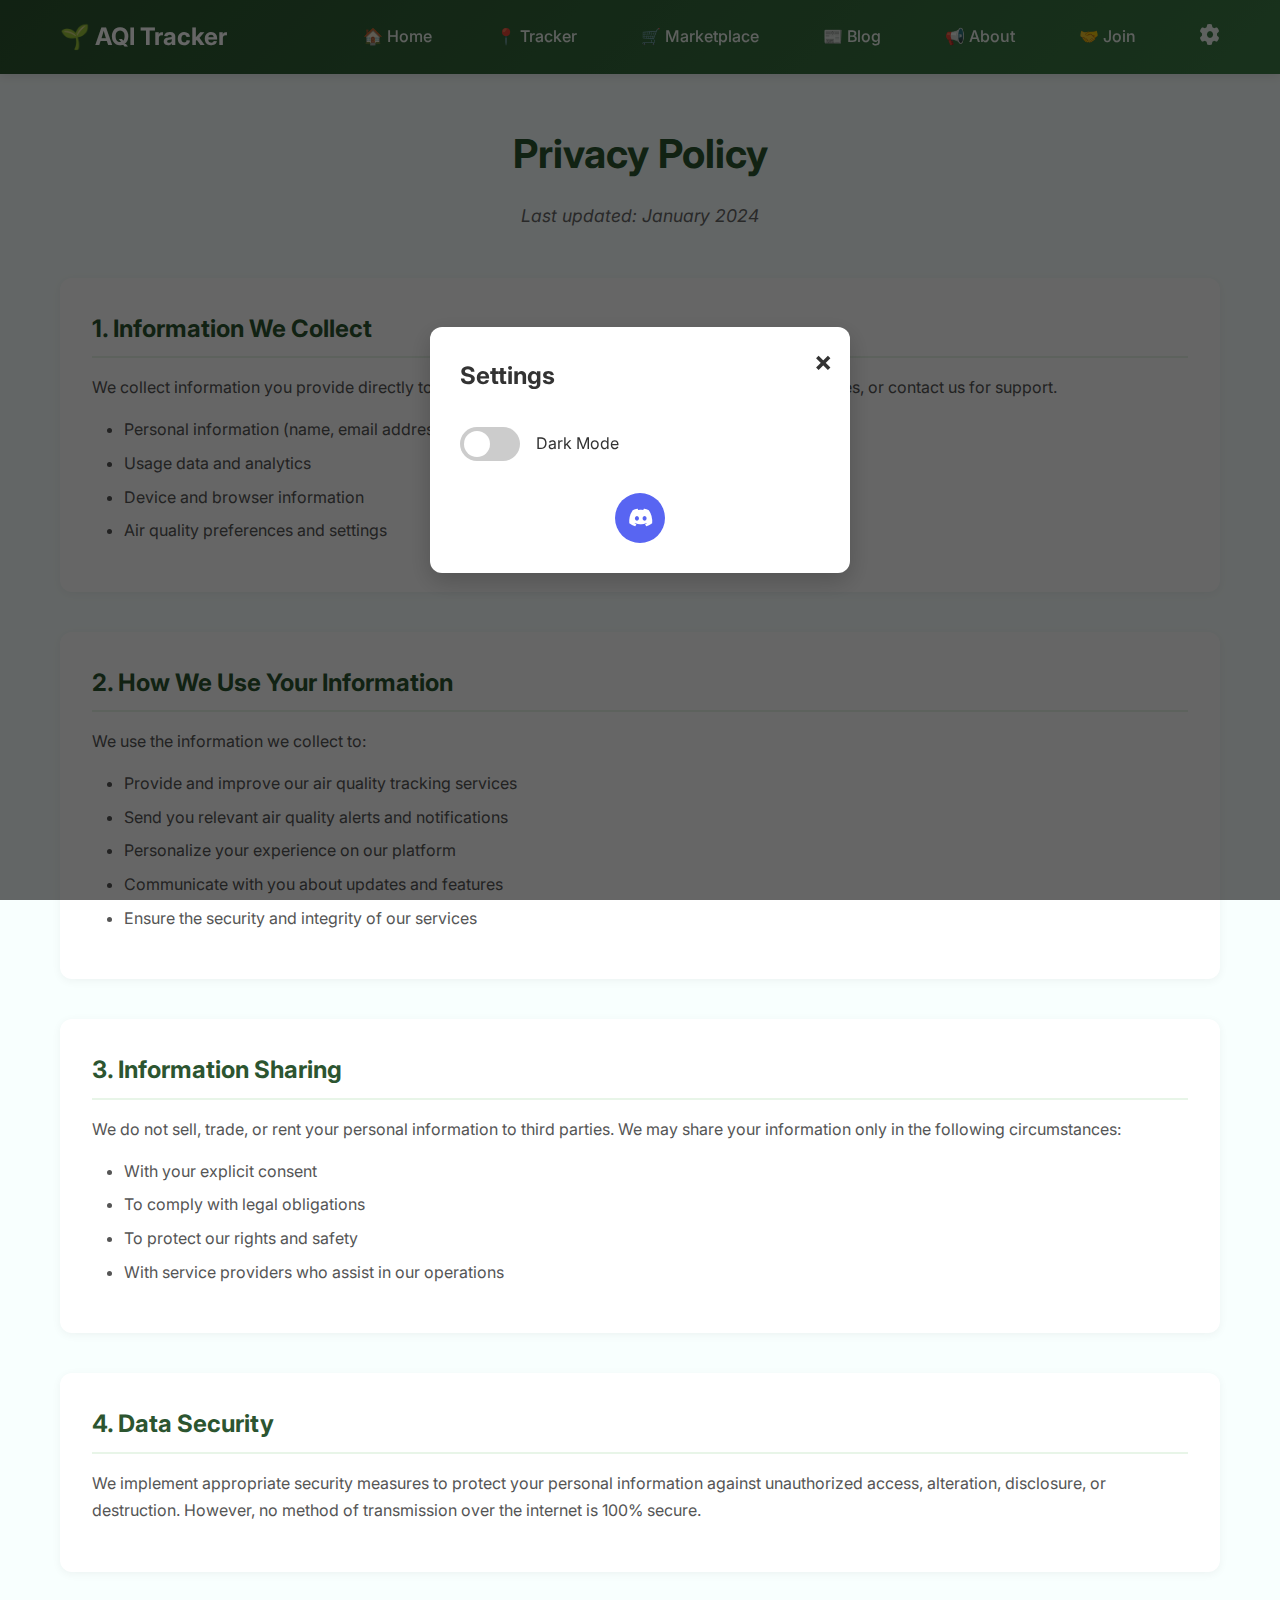
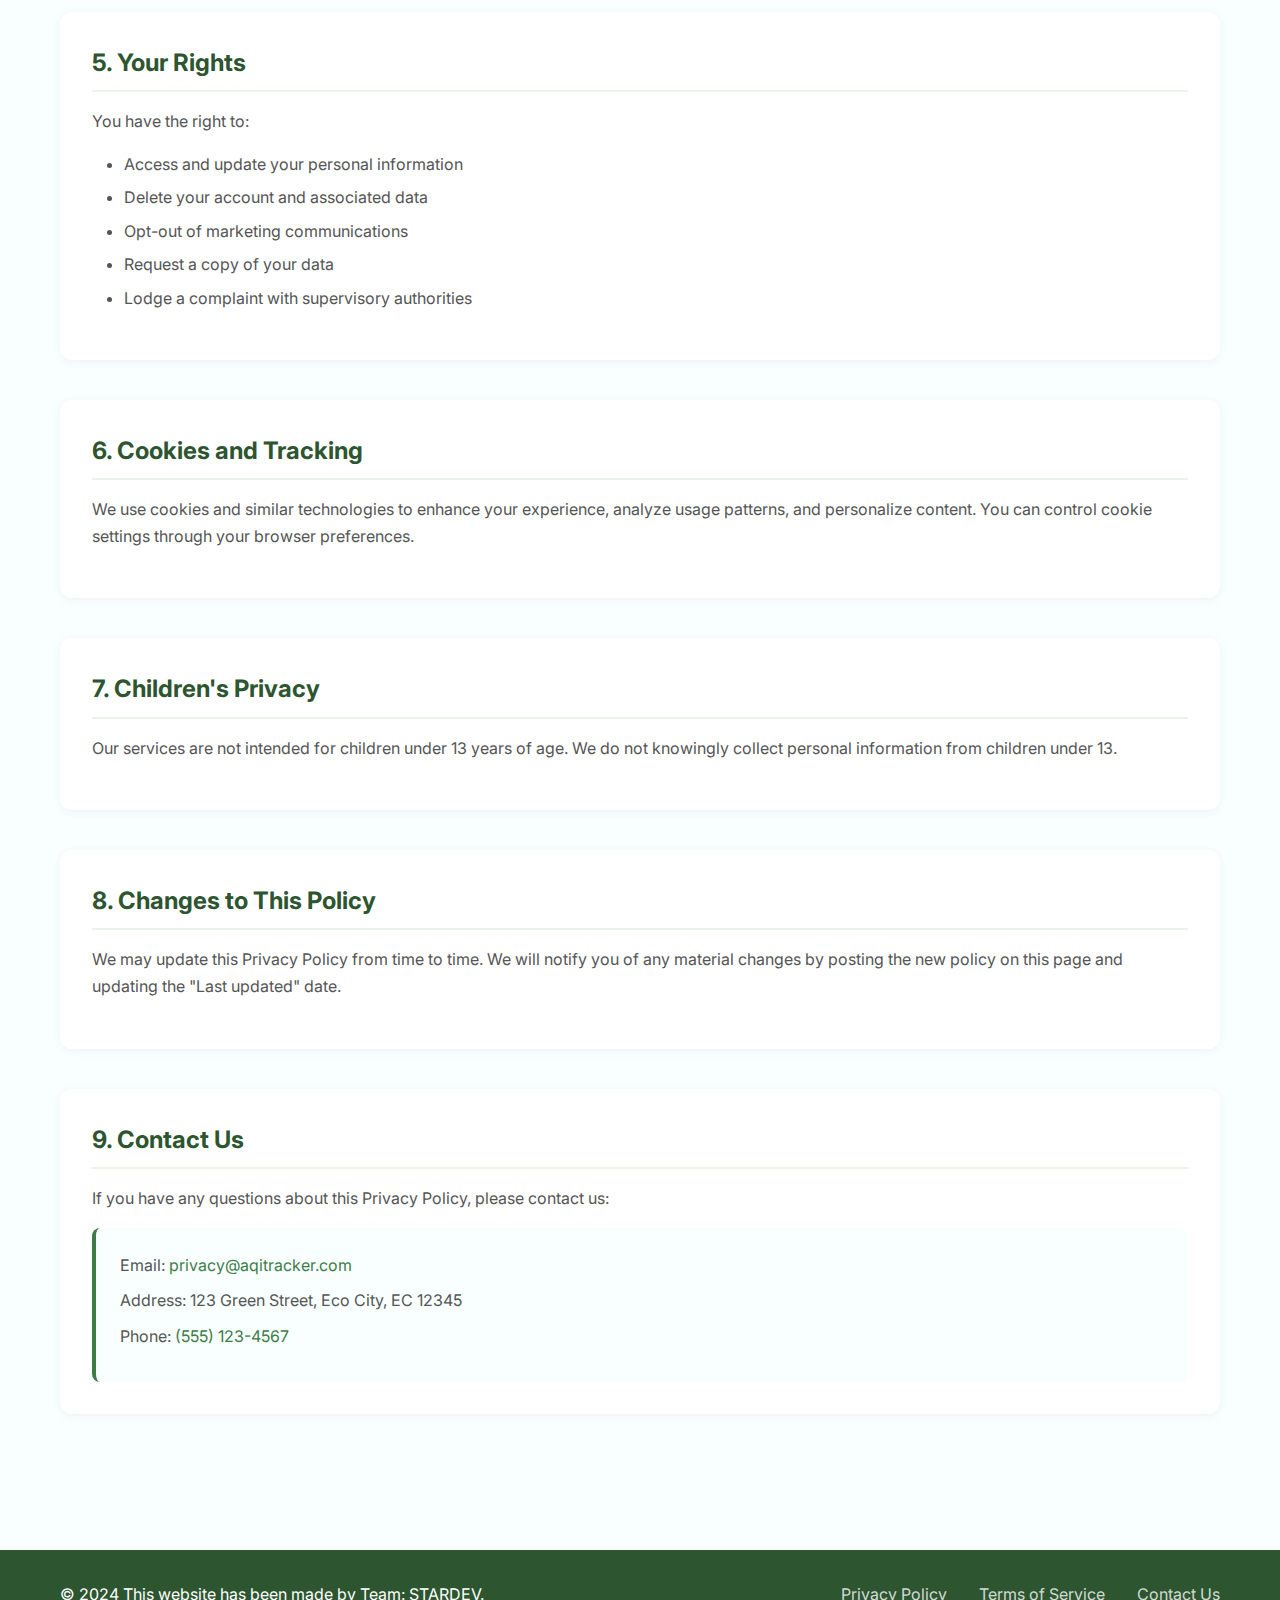
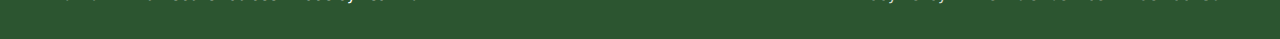
<file: privacy policy/pp.html>
<!DOCTYPE html>
<html lang="en">
<head>
    <meta charset="UTF-8">
    <meta name="viewport" content="width=device-width, initial-scale=1.0">
    <title>Privacy Policy - AQI Tracker</title>
    <link rel="stylesheet" href="https://cdnjs.cloudflare.com/ajax/libs/font-awesome/6.4.0/css/all.min.css">
    <link href="https://fonts.googleapis.com/css2?family=Inter:wght@400;500;600;700&display=swap" rel="stylesheet">
    
    <style>
        * {
            margin: 0;
            padding: 0;
            box-sizing: border-box;
        }

        body {
            font-family: 'Inter', sans-serif;
            line-height: 1.6;
            color: #333;
            background-color: #f8fffe;
        }

        .container {
            max-width: 1200px;
            margin: 0 auto;
            padding: 0 20px;
        }

        /* Navigation */
        .navbar {
            background: linear-gradient(135deg, #2c5530 0%, #3d7c47 100%);
            padding: 1rem 0;
            position: sticky;
            top: 0;
            z-index: 100;
            box-shadow: 0 2px 10px rgba(0,0,0,0.1);
        }

        .navbar .container {
            display: flex;
            justify-content: space-between;
            align-items: center;
        }

        .navbar-brand .navbar-logo {
            color: white;
            text-decoration: none;
            font-size: 1.5rem;
            font-weight: 700;
        }

        .navbar-menu {
            display: flex;
            gap: 2rem;
            align-items: center;
        }

        .nav-item {
            color: rgba(255, 255, 255, 0.9);
            text-decoration: none;
            padding: 0.5rem 1rem;
            border-radius: 8px;
            transition: all 0.3s ease;
            font-weight: 500;
        }

        .nav-item:hover {
            background: rgba(255, 255, 255, 0.1);
            color: white;
        }

        .settings-container {
            margin-left: 1rem;
        }

        .settings-icon {
            font-size: 20px;
            cursor: pointer;
            color: rgba(255, 255, 255, 0.9);
            transition: color 0.3s ease;
        }

        .settings-icon:hover {
            color: white;
        }

        .hamburger {
            display: none;
            flex-direction: column;
            background: none;
            border: none;
            cursor: pointer;
            padding: 0.5rem;
        }

        .bar {
            width: 25px;
            height: 3px;
            background-color: white;
            margin: 3px 0;
            transition: 0.3s;
        }

        /* Main Content */
        .privacy-content {
            min-height: calc(100vh - 200px);
            padding: 3rem 0;
        }

        .privacy-content h1 {
            font-size: 2.5rem;
            color: #2c5530;
            margin-bottom: 1rem;
            text-align: center;
        }

        .last-updated {
            text-align: center;
            color: #666;
            font-style: italic;
            margin-bottom: 3rem;
            font-size: 1.1rem;
        }

        .privacy-section {
            margin-bottom: 2.5rem;
            background: white;
            padding: 2rem;
            border-radius: 12px;
            box-shadow: 0 2px 10px rgba(0,0,0,0.05);
        }

        .privacy-section h2 {
            color: #2c5530;
            font-size: 1.5rem;
            margin-bottom: 1rem;
            border-bottom: 2px solid #e8f5e8;
            padding-bottom: 0.5rem;
        }

        .privacy-section p {
            margin-bottom: 1rem;
            line-height: 1.7;
            color: #555;
        }

        .privacy-section ul {
            margin-left: 2rem;
            margin-bottom: 1rem;
        }

        .privacy-section li {
            margin-bottom: 0.5rem;
            color: #555;
        }

        .contact-info {
            background: #f8fffe;
            padding: 1.5rem;
            border-radius: 8px;
            border-left: 4px solid #3d7c47;
        }

        .contact-info p {
            margin-bottom: 0.5rem;
        }

        .contact-info a {
            color: #3d7c47;
            text-decoration: none;
        }

        .contact-info a:hover {
            text-decoration: underline;
        }

        /* Footer */
        .footer {
            background: #2c5530;
            color: white;
            padding: 2rem 0;
            margin-top: 3rem;
        }

        .footer-content {
            display: flex;
            justify-content: space-between;
            align-items: center;
            flex-wrap: wrap;
            gap: 1rem;
        }

        .footer-links {
            display: flex;
            gap: 2rem;
        }

        .footer-links a {
            color: rgba(255, 255, 255, 0.8);
            text-decoration: none;
            transition: color 0.3s ease;
        }

        .footer-links a:hover {
            color: white;
        }

        /* Settings Modal */
        .settings-modal {
            display: none;
            position: fixed;
            z-index: 1000;
            left: 0;
            top: 0;
            width: 100%;
            height: 100%;
            background-color: rgba(0, 0, 0, 0.6);
        }

        .settings-modal.hidden {
            display: none;
        }

        .settings-modal:not(.hidden) {
            display: flex;
            align-items: center;
            justify-content: center;
        }

        .settings-modal-content {
            background: white;
            color: #333;
            margin: 15px;
            padding: 30px;
            border-radius: 12px;
            width: 90%;
            max-width: 420px;
            position: relative;
            box-shadow: 0 8px 24px rgba(0, 0, 0, 0.2);
        }

        .close-button {
            position: absolute;
            top: 12px;
            right: 18px;
            font-size: 28px;
            font-weight: bold;
            cursor: pointer;
            transition: color 0.3s ease;
        }

        .close-button:hover {
            color: #2c5530;
        }

        .switch-container {
            display: flex;
            align-items: center;
            gap: 1rem;
            margin: 2rem 0;
        }

        .switch {
            position: relative;
            display: inline-block;
            width: 60px;
            height: 34px;
        }

        .switch input {
            opacity: 0;
            width: 0;
            height: 0;
        }

        .slider {
            position: absolute;
            cursor: pointer;
            top: 0;
            left: 0;
            right: 0;
            bottom: 0;
            background-color: #ccc;
            transition: 0.4s;
            border-radius: 34px;
        }

        .slider:before {
            position: absolute;
            content: "";
            height: 26px;
            width: 26px;
            left: 4px;
            bottom: 4px;
            background-color: white;
            transition: 0.4s;
            border-radius: 50%;
        }

        .switch input:checked + .slider {
            background-color: #2c5530;
        }

        .switch input:checked + .slider:before {
            transform: translateX(26px);
        }

        .social-button-container {
            display: flex;
            justify-content: center;
            margin-top: 2rem;
        }

        .social-button {
            width: 50px;
            height: 50px;
            border-radius: 50%;
            display: flex;
            justify-content: center;
            align-items: center;
            color: white;
            font-size: 20px;
            text-decoration: none;
            transition: transform 0.2s ease;
        }

        .social-button:hover {
            transform: scale(1.1);
        }

        .social-button.discord {
            background-color: #5865f2;
        }

        /* Dark Mode */
        .dark-mode {
            background-color: #1a1a1a;
            color: #e0e0e0;
        }

        .dark-mode .navbar {
            background: linear-gradient(135deg, #1a2d1e 0%, #2a4a32 100%);
        }

        .dark-mode .privacy-section {
            background: #2a2a2a;
            color: #e0e0e0;
        }

        .dark-mode .contact-info {
            background: #333;
            border-left-color: #3d7c47;
        }

        .dark-mode .contact-info a {
            color: #4a9d5a;
        }

        .dark-mode .footer {
            background: #1a2d1e;
        }

        .dark-mode .settings-modal-content {
            background: #2a2a2a;
            color: #e0e0e0;
        }

        .dark-mode .close-button:hover {
            color: #4a9d5a;
        }

        .dark-mode .slider:before {
            background-color: #e0e0e0;
        }

        /* Responsive Design */
        @media (max-width: 768px) {
            .hamburger {
                display: flex;
            }

            .navbar-menu {
                display: none;
                position: absolute;
                top: 100%;
                left: 0;
                right: 0;
                background: linear-gradient(135deg, #2c5530 0%, #3d7c47 100%);
                flex-direction: column;
                padding: 1rem;
                box-shadow: 0 2px 10px rgba(0,0,0,0.1);
            }

            .navbar-menu.active {
                display: flex;
            }

            .navbar .container {
                position: relative;
            }

            .privacy-content h1 {
                font-size: 2rem;
            }

            .privacy-section {
                padding: 1.5rem;
            }

            .footer-content {
                flex-direction: column;
                text-align: center;
            }

            .footer-links {
                justify-content: center;
            }

            .dark-mode .navbar-menu {
                background: linear-gradient(135deg, #1a2d1e 0%, #2a4a32 100%);
            }
        }
    </style>
</head>
<body>
    <!-- Navigation -->
    <nav class="navbar">
        <div class="container">
            <div class="navbar-brand">
                <a href="" class="navbar-logo">🌱 AQI Tracker</a>
            </div>
            
            <button class="hamburger" id="hamburger-button">
                <span class="bar"></span>
                <span class="bar"></span>
                <span class="bar"></span>
            </button>

            <div class="navbar-menu" id="navbar-menu">
                <a href="" class="nav-item">🏠 Home</a>
                <a href="" class="nav-item">📍 Tracker</a>
                <a href="" class="nav-item">🛒 Marketplace</a>
                <a href="" class="nav-item">📰 Blog</a>
                <a href="" class="nav-item">📢 About</a>
                <a href="" class="nav-item">🤝 Join</a>
                <div class="settings-container">
                    <i class="fa-solid fa-cog settings-icon"></i>
                </div>
            </div>
        </div>
    </nav>

    <!-- Main Content -->
    <main class="privacy-content">
        <div class="container">
            <h1>Privacy Policy</h1>
            <p class="last-updated">Last updated: January 2024</p>

            <section class="privacy-section">
                <h2>1. Information We Collect</h2>
                <p>We collect information you provide directly to us, such as when you create an account, use our services, or contact us for support.</p>
                <ul>
                    <li>Personal information (name, email address, location)</li>
                    <li>Usage data and analytics</li>
                    <li>Device and browser information</li>
                    <li>Air quality preferences and settings</li>
                </ul>
            </section>

            <section class="privacy-section">
                <h2>2. How We Use Your Information</h2>
                <p>We use the information we collect to:</p>
                <ul>
                    <li>Provide and improve our air quality tracking services</li>
                    <li>Send you relevant air quality alerts and notifications</li>
                    <li>Personalize your experience on our platform</li>
                    <li>Communicate with you about updates and features</li>
                    <li>Ensure the security and integrity of our services</li>
                </ul>
            </section>

            <section class="privacy-section">
                <h2>3. Information Sharing</h2>
                <p>We do not sell, trade, or rent your personal information to third parties. We may share your information only in the following circumstances:</p>
                <ul>
                    <li>With your explicit consent</li>
                    <li>To comply with legal obligations</li>
                    <li>To protect our rights and safety</li>
                    <li>With service providers who assist in our operations</li>
                </ul>
            </section>

            <section class="privacy-section">
                <h2>4. Data Security</h2>
                <p>We implement appropriate security measures to protect your personal information against unauthorized access, alteration, disclosure, or destruction. However, no method of transmission over the internet is 100% secure.</p>
            </section>

            <section class="privacy-section">
                <h2>5. Your Rights</h2>
                <p>You have the right to:</p>
                <ul>
                    <li>Access and update your personal information</li>
                    <li>Delete your account and associated data</li>
                    <li>Opt-out of marketing communications</li>
                    <li>Request a copy of your data</li>
                    <li>Lodge a complaint with supervisory authorities</li>
                </ul>
            </section>

            <section class="privacy-section">
                <h2>6. Cookies and Tracking</h2>
                <p>We use cookies and similar technologies to enhance your experience, analyze usage patterns, and personalize content. You can control cookie settings through your browser preferences.</p>
            </section>

            <section class="privacy-section">
                <h2>7. Children's Privacy</h2>
                <p>Our services are not intended for children under 13 years of age. We do not knowingly collect personal information from children under 13.</p>
            </section>

            <section class="privacy-section">
                <h2>8. Changes to This Policy</h2>
                <p>We may update this Privacy Policy from time to time. We will notify you of any material changes by posting the new policy on this page and updating the "Last updated" date.</p>
            </section>

            <section class="privacy-section">
                <h2>9. Contact Us</h2>
                <p>If you have any questions about this Privacy Policy, please contact us:</p>
                <div class="contact-info">
                    <p>Email: <a href="">privacy@aqitracker.com</a></p>
                    <p>Address: 123 Green Street, Eco City, EC 12345</p>
                    <p>Phone: <a href="">(555) 123-4567</a></p>
                </div>
            </section>
        </div>
    </main>

    <!-- Footer -->
    <footer class="footer">
        <div class="container">
            <div class="footer-content">
                <p>© 2024 This website has been made by Team: STARDEV.</p>
                <div class="footer-links">
                    <a href="">Privacy Policy</a>
                    <a href="">Terms of Service</a>
                    <a href="">Contact Us</a>
                </div>
            </div>
        </div>
    </footer>

    <!-- Settings Modal -->
    <div id="settings-modal-tcg" class="settings-modal">
        <div class="settings-modal-content">
            <span class="close-button" onclick="toggleTCGSettingsModal()">×</span>
            <h2>Settings</h2>
            <div class="switch-container">
                <label class="switch">
                    <input type="checkbox" id="darkModeToggleModal" />
                    <span class="slider"></span>
                </label>
                <span>Dark Mode</span>
            </div>
            <div class="social-button-container">
                <a href="" class="social-button discord">
                    <i class="fab fa-discord"></i>
                </a>
            </div>
        </div>
    </div>

    <script>
        // Settings Modal Functions
        function toggleTCGSettingsModal() {
            const modal = document.getElementById("settings-modal-tcg");
            modal.classList.toggle("hidden");
            if (!modal.classList.contains("hidden")) {
                syncToggleWithDarkMode();
            }
        }

        function syncToggleWithDarkMode() {
            const darkModeToggleModal = document.getElementById("darkModeToggleModal");
            if (darkModeToggleModal) {
                darkModeToggleModal.checked = document.body.classList.contains("dark-mode");
            }
        }

        // Initialize settings functionality
        document.addEventListener('DOMContentLoaded', function() {
            // Settings icon click handler
            const settingsIcon = document.querySelector('.settings-icon');
            if (settingsIcon) {
                settingsIcon.addEventListener('click', toggleTCGSettingsModal);
            }

            // Close button handler
            const closeButton = document.querySelector('.close-button');
            if (closeButton) {
                closeButton.addEventListener('click', toggleTCGSettingsModal);
            }

            // Dark mode functionality
            const savedDarkMode = localStorage.getItem("darkMode") === "enabled";
            if (savedDarkMode) {
                document.body.classList.add("dark-mode");
            }

            const darkModeToggleModal = document.getElementById("darkModeToggleModal");
            if (darkModeToggleModal) {
                darkModeToggleModal.checked = savedDarkMode;
                darkModeToggleModal.addEventListener("change", () => {
                    if (darkModeToggleModal.checked) {
                        document.body.classList.add("dark-mode");
                        localStorage.setItem("darkMode", "enabled");
                    } else {
                        document.body.classList.remove("dark-mode");
                        localStorage.setItem("darkMode", "disabled");
                    }
                });
            }

            // Close modal when clicking outside
            window.addEventListener('click', function(event) {
                const modal = document.getElementById("settings-modal-tcg");
                if (event.target === modal) {
                    modal.classList.add("hidden");
                }
            });

            // Mobile navigation toggle
            const hamburger = document.getElementById('hamburger-button');
            const navbarMenu = document.getElementById('navbar-menu');

            if (hamburger && navbarMenu) {
                hamburger.addEventListener('click', function() {
                    navbarMenu.classList.toggle('active');
                    
                    // Animate hamburger bars
                    const bars = hamburger.querySelectorAll('.bar');
                    if (navbarMenu.classList.contains('active')) {
                        bars[0].style.transform = 'rotate(-45deg) translate(-5px, 6px)';
                        bars[1].style.opacity = '0';
                        bars[2].style.transform = 'rotate(45deg) translate(-5px, -6px)';
                    } else {
                        bars[0].style.transform = 'none';
                        bars[1].style.opacity = '1';
                        bars[2].style.transform = 'none';
                    }
                });
            }

            // Close mobile menu when clicking on nav items
            const navItems = document.querySelectorAll('.nav-item');
            navItems.forEach(item => {
                item.addEventListener('click', function() {
                    if (window.innerWidth <= 768) {
                        navbarMenu.classList.remove('active');
                        const bars = hamburger.querySelectorAll('.bar');
                        bars[0].style.transform = 'none';
                        bars[1].style.opacity = '1';
                        bars[2].style.transform = 'none';
                    }
                });
            });

            // Close mobile menu when clicking outside
            document.addEventListener('click', function(event) {
                if (!hamburger.contains(event.target) && !navbarMenu.contains(event.target)) {
                    if (navbarMenu.classList.contains('active')) {
                        navbarMenu.classList.remove('active');
                        const bars = hamburger.querySelectorAll('.bar');
                        bars[0].style.transform = 'none';
                        bars[1].style.opacity = '1';
                        bars[2].style.transform = 'none';
                    }
                }
            });

            // Handle window resize
            window.addEventListener('resize', function() {
                if (window.innerWidth > 768) {
                    navbarMenu.classList.remove('active');
                    const bars = hamburger.querySelectorAll('.bar');
                    bars.forEach(bar => {
                        bar.style.transform = 'none';
                        bar.style.opacity = '1';
                    });
                }
            });
        });
    </script>
</body>
</html>
</file>
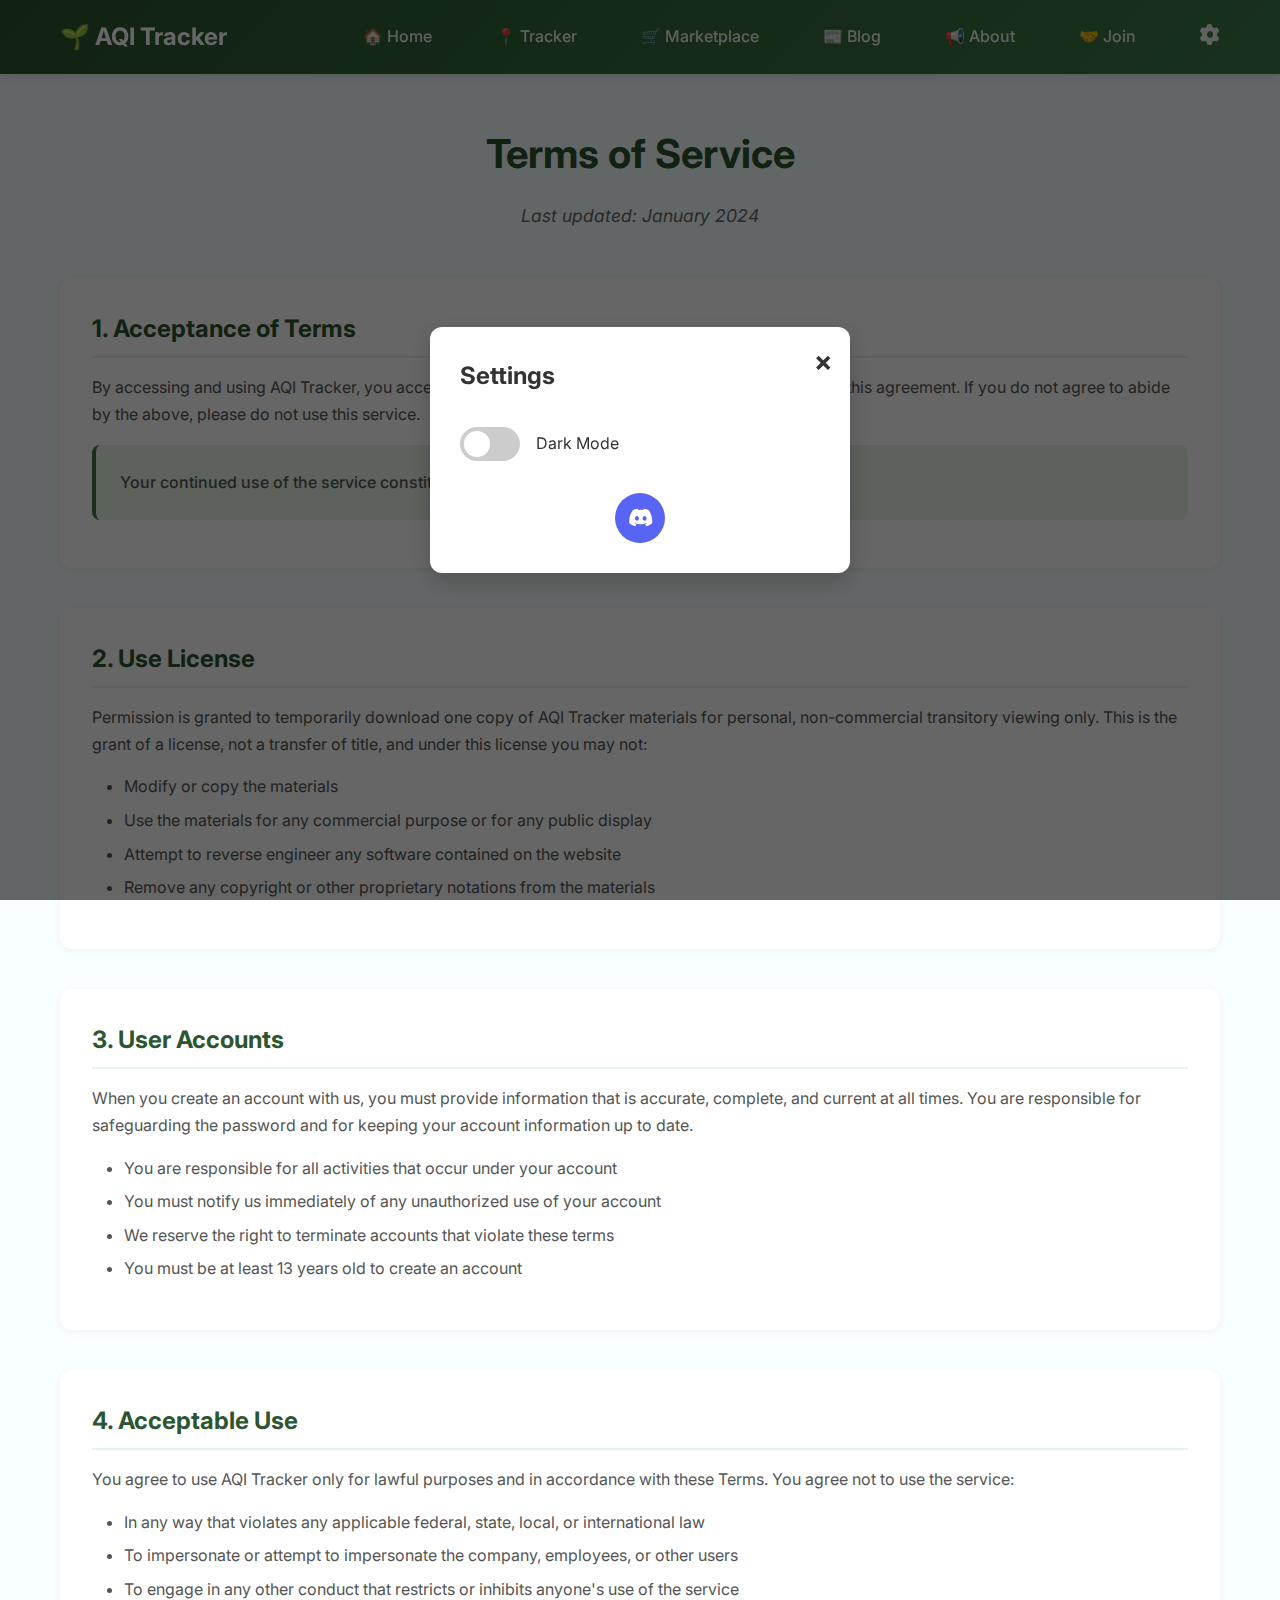
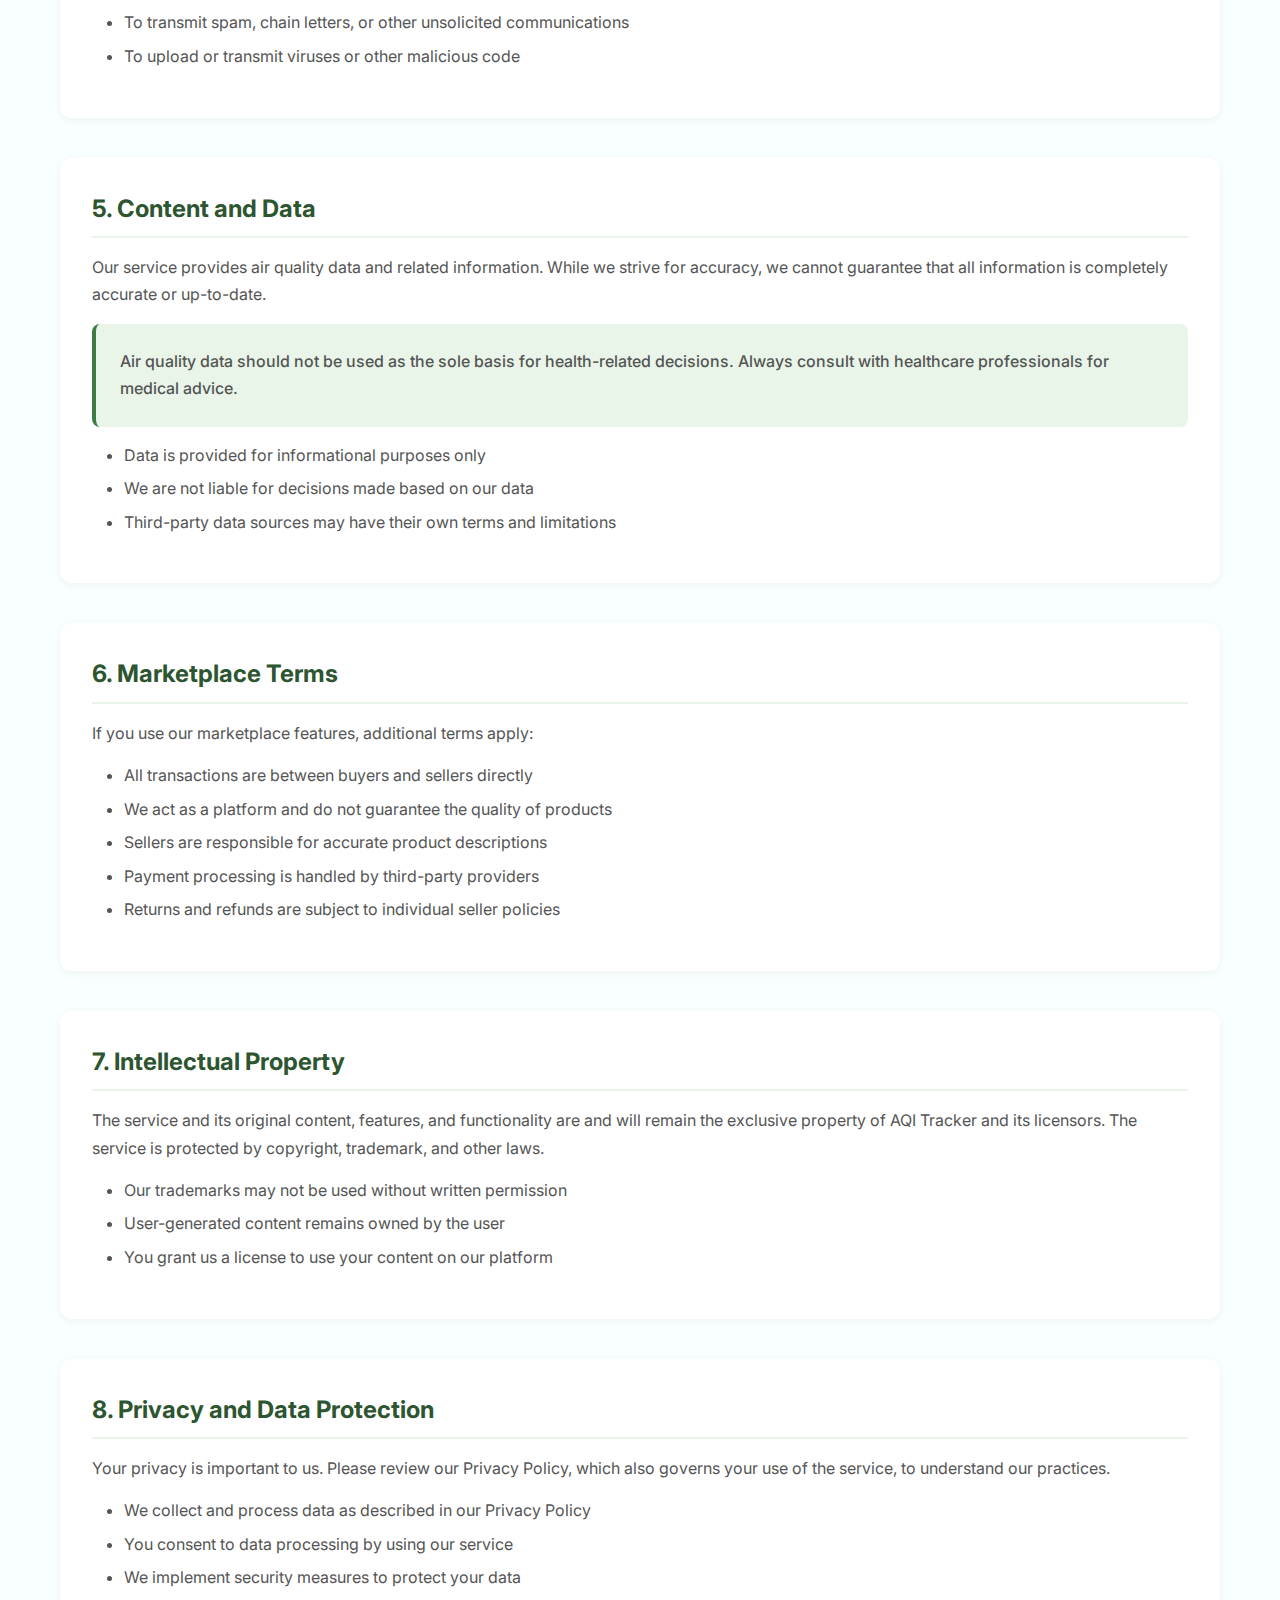
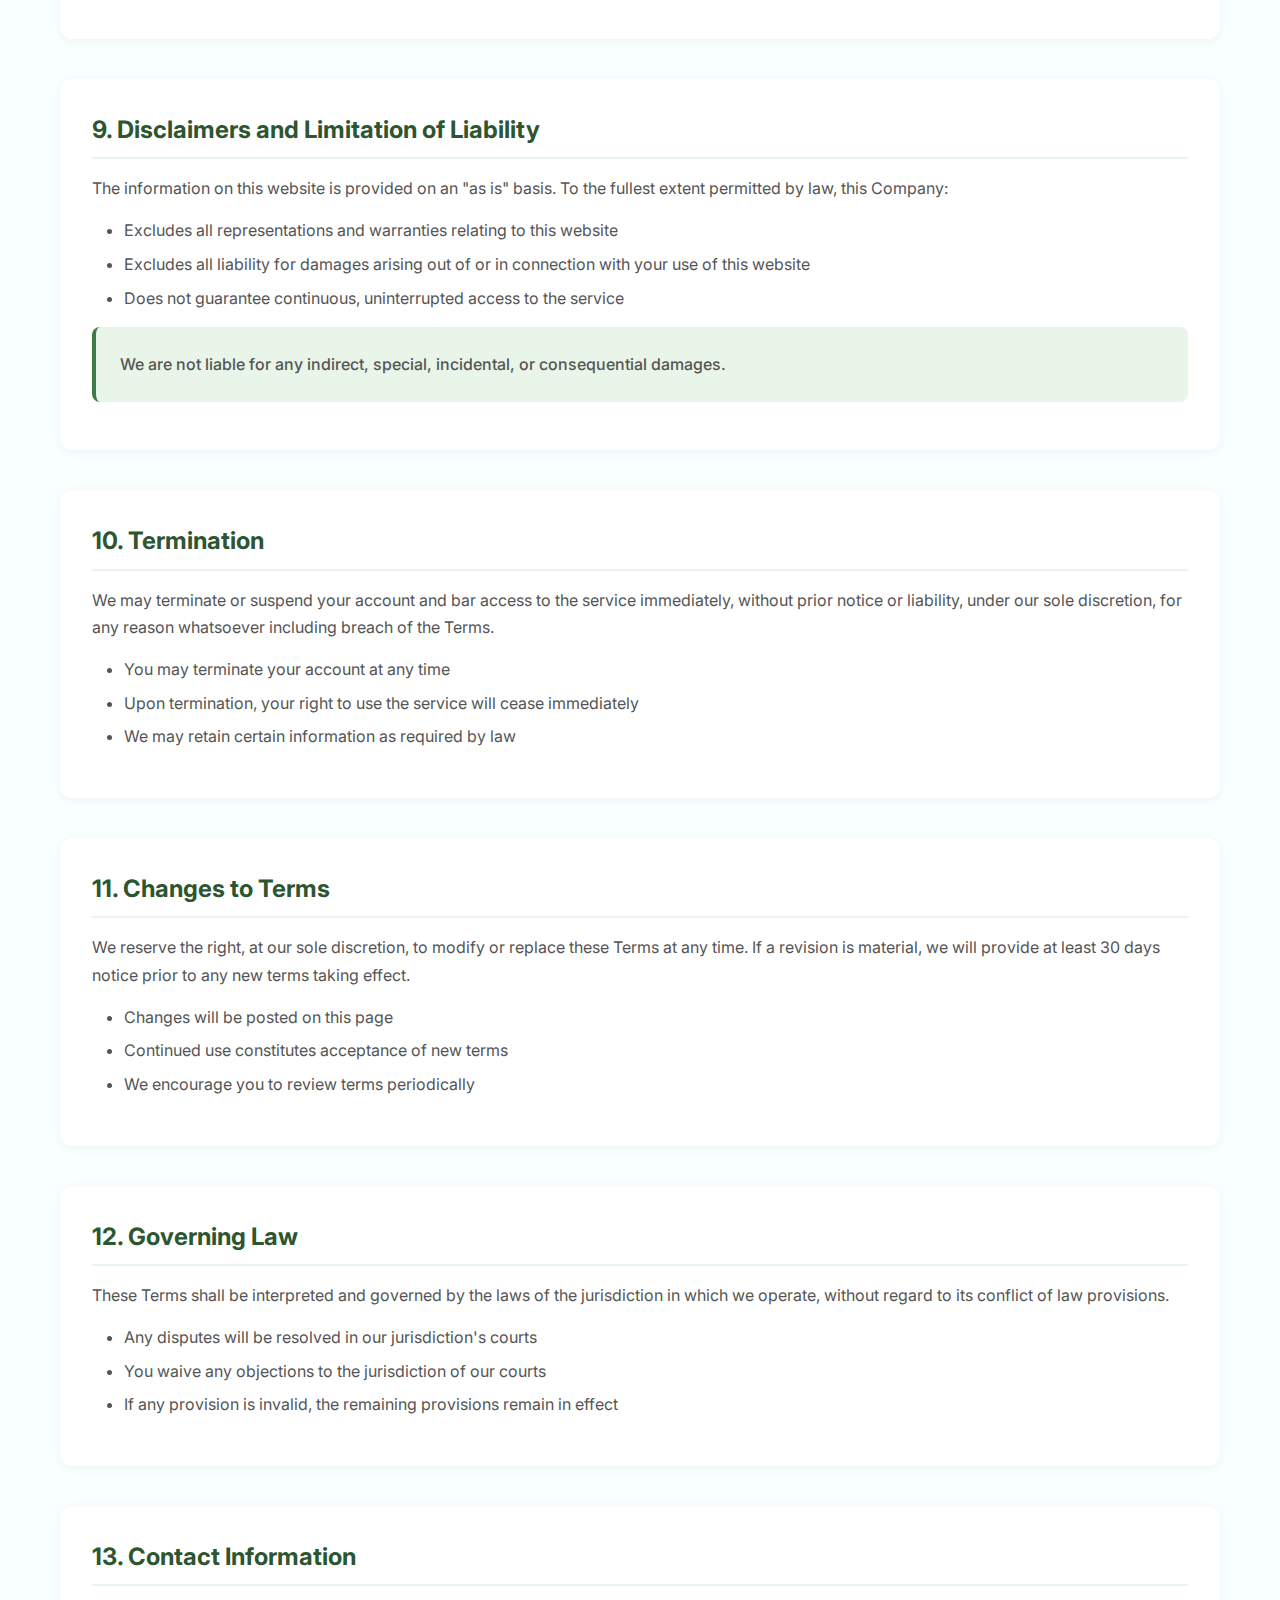
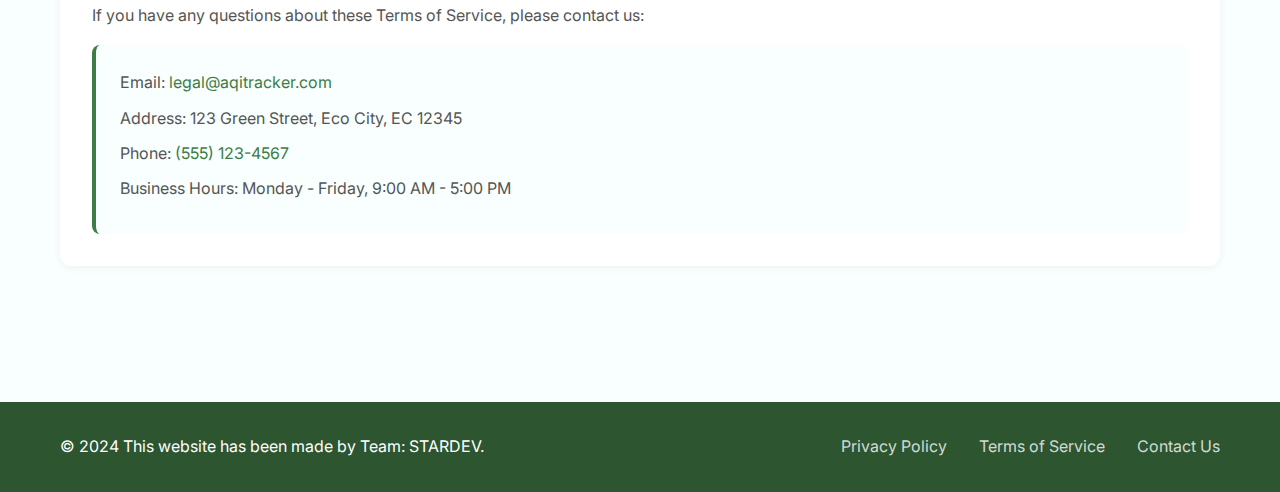
<file: Terms of Service/TOS.html>
<!DOCTYPE html>
<html lang="en">
<head>
    <meta charset="UTF-8">
    <meta name="viewport" content="width=device-width, initial-scale=1.0">
    <title>Terms of Service - AQI Tracker</title>
    <link rel="stylesheet" href="https://cdnjs.cloudflare.com/ajax/libs/font-awesome/6.4.0/css/all.min.css">
    <link href="https://fonts.googleapis.com/css2?family=Inter:wght@400;500;600;700&display=swap" rel="stylesheet">
    
    <style>
        * {
            margin: 0;
            padding: 0;
            box-sizing: border-box;
        }

        body {
            font-family: 'Inter', sans-serif;
            line-height: 1.6;
            color: #333;
            background-color: #f8fffe;
        }

        .container {
            max-width: 1200px;
            margin: 0 auto;
            padding: 0 20px;
        }

        /* Navigation */
        .navbar {
            background: linear-gradient(135deg, #2c5530 0%, #3d7c47 100%);
            padding: 1rem 0;
            position: sticky;
            top: 0;
            z-index: 100;
            box-shadow: 0 2px 10px rgba(0,0,0,0.1);
        }

        .navbar .container {
            display: flex;
            justify-content: space-between;
            align-items: center;
        }

        .navbar-brand .navbar-logo {
            color: white;
            text-decoration: none;
            font-size: 1.5rem;
            font-weight: 700;
        }

        .navbar-menu {
            display: flex;
            gap: 2rem;
            align-items: center;
        }

        .nav-item {
            color: rgba(255, 255, 255, 0.9);
            text-decoration: none;
            padding: 0.5rem 1rem;
            border-radius: 8px;
            transition: all 0.3s ease;
            font-weight: 500;
        }

        .nav-item:hover {
            background: rgba(255, 255, 255, 0.1);
            color: white;
        }

        .settings-container {
            margin-left: 1rem;
        }

        .settings-icon {
            font-size: 20px;
            cursor: pointer;
            color: rgba(255, 255, 255, 0.9);
            transition: color 0.3s ease;
        }

        .settings-icon:hover {
            color: white;
        }

        .hamburger {
            display: none;
            flex-direction: column;
            background: none;
            border: none;
            cursor: pointer;
            padding: 0.5rem;
        }

        .bar {
            width: 25px;
            height: 3px;
            background-color: white;
            margin: 3px 0;
            transition: 0.3s;
        }

        /* Main Content */
        .terms-content {
            min-height: calc(100vh - 200px);
            padding: 3rem 0;
        }

        .terms-content h1 {
            font-size: 2.5rem;
            color: #2c5530;
            margin-bottom: 1rem;
            text-align: center;
        }

        .last-updated {
            text-align: center;
            color: #666;
            font-style: italic;
            margin-bottom: 3rem;
            font-size: 1.1rem;
        }

        .terms-section {
            margin-bottom: 2.5rem;
            background: white;
            padding: 2rem;
            border-radius: 12px;
            box-shadow: 0 2px 10px rgba(0,0,0,0.05);
        }

        .terms-section h2 {
            color: #2c5530;
            font-size: 1.5rem;
            margin-bottom: 1rem;
            border-bottom: 2px solid #e8f5e8;
            padding-bottom: 0.5rem;
        }

        .terms-section p {
            margin-bottom: 1rem;
            line-height: 1.7;
            color: #555;
        }

        .terms-section ul {
            margin-left: 2rem;
            margin-bottom: 1rem;
        }

        .terms-section li {
            margin-bottom: 0.5rem;
            color: #555;
        }

        .contact-info {
            background: #f8fffe;
            padding: 1.5rem;
            border-radius: 8px;
            border-left: 4px solid #3d7c47;
        }

        .contact-info p {
            margin-bottom: 0.5rem;
        }

        .contact-info a {
            color: #3d7c47;
            text-decoration: none;
        }

        .contact-info a:hover {
            text-decoration: underline;
        }

        .highlight-box {
            background: #e8f5e8;
            padding: 1.5rem;
            border-radius: 8px;
            border-left: 4px solid #3d7c47;
            margin: 1rem 0;
        }

        .highlight-box p {
            margin-bottom: 0;
            font-weight: 500;
        }

        /* Footer */
        .footer {
            background: #2c5530;
            color: white;
            padding: 2rem 0;
            margin-top: 3rem;
        }

        .footer-content {
            display: flex;
            justify-content: space-between;
            align-items: center;
            flex-wrap: wrap;
            gap: 1rem;
        }

        .footer-links {
            display: flex;
            gap: 2rem;
        }

        .footer-links a {
            color: rgba(255, 255, 255, 0.8);
            text-decoration: none;
            transition: color 0.3s ease;
        }

        .footer-links a:hover {
            color: white;
        }

        /* Settings Modal */
        .settings-modal {
            display: none;
            position: fixed;
            z-index: 1000;
            left: 0;
            top: 0;
            width: 100%;
            height: 100%;
            background-color: rgba(0, 0, 0, 0.6);
        }

        .settings-modal.hidden {
            display: none;
        }

        .settings-modal:not(.hidden) {
            display: flex;
            align-items: center;
            justify-content: center;
        }

        .settings-modal-content {
            background: white;
            color: #333;
            margin: 15px;
            padding: 30px;
            border-radius: 12px;
            width: 90%;
            max-width: 420px;
            position: relative;
            box-shadow: 0 8px 24px rgba(0, 0, 0, 0.2);
        }

        .close-button {
            position: absolute;
            top: 12px;
            right: 18px;
            font-size: 28px;
            font-weight: bold;
            cursor: pointer;
            transition: color 0.3s ease;
        }

        .close-button:hover {
            color: #2c5530;
        }

        .switch-container {
            display: flex;
            align-items: center;
            gap: 1rem;
            margin: 2rem 0;
        }

        .switch {
            position: relative;
            display: inline-block;
            width: 60px;
            height: 34px;
        }

        .switch input {
            opacity: 0;
            width: 0;
            height: 0;
        }

        .slider {
            position: absolute;
            cursor: pointer;
            top: 0;
            left: 0;
            right: 0;
            bottom: 0;
            background-color: #ccc;
            transition: 0.4s;
            border-radius: 34px;
        }

        .slider:before {
            position: absolute;
            content: "";
            height: 26px;
            width: 26px;
            left: 4px;
            bottom: 4px;
            background-color: white;
            transition: 0.4s;
            border-radius: 50%;
        }

        .switch input:checked + .slider {
            background-color: #2c5530;
        }

        .switch input:checked + .slider:before {
            transform: translateX(26px);
        }

        .social-button-container {
            display: flex;
            justify-content: center;
            margin-top: 2rem;
        }

        .social-button {
            width: 50px;
            height: 50px;
            border-radius: 50%;
            display: flex;
            justify-content: center;
            align-items: center;
            color: white;
            font-size: 20px;
            text-decoration: none;
            transition: transform 0.2s ease;
        }

        .social-button:hover {
            transform: scale(1.1);
        }

        .social-button.discord {
            background-color: #5865f2;
        }

        /* Dark Mode */
        .dark-mode {
            background-color: #1a1a1a;
            color: #e0e0e0;
        }

        .dark-mode .navbar {
            background: linear-gradient(135deg, #1a2d1e 0%, #2a4a32 100%);
        }

        .dark-mode .terms-section {
            background: #2a2a2a;
            color: #e0e0e0;
        }

        .dark-mode .contact-info,
        .dark-mode .highlight-box {
            background: #333;
            border-left-color: #3d7c47;
        }

        .dark-mode .contact-info a {
            color: #4a9d5a;
        }

        .dark-mode .footer {
            background: #1a2d1e;
        }

        .dark-mode .settings-modal-content {
            background: #2a2a2a;
            color: #e0e0e0;
        }

        .dark-mode .close-button:hover {
            color: #4a9d5a;
        }

        .dark-mode .slider:before {
            background-color: #e0e0e0;
        }

        /* Responsive Design */
        @media (max-width: 768px) {
            .hamburger {
                display: flex;
            }

            .navbar-menu {
                display: none;
                position: absolute;
                top: 100%;
                left: 0;
                right: 0;
                background: linear-gradient(135deg, #2c5530 0%, #3d7c47 100%);
                flex-direction: column;
                padding: 1rem;
                box-shadow: 0 2px 10px rgba(0,0,0,0.1);
            }

            .navbar-menu.active {
                display: flex;
            }

            .navbar .container {
                position: relative;
            }

            .terms-content h1 {
                font-size: 2rem;
            }

            .terms-section {
                padding: 1.5rem;
            }

            .footer-content {
                flex-direction: column;
                text-align: center;
            }

            .footer-links {
                justify-content: center;
            }

            .dark-mode .navbar-menu {
                background: linear-gradient(135deg, #1a2d1e 0%, #2a4a32 100%);
            }
        }
    </style>
</head>
<body>
    <!-- Navigation -->
    <nav class="navbar">
        <div class="container">
            <div class="navbar-brand">
                <a href="" class="navbar-logo">🌱 AQI Tracker</a>
            </div>
            
            <button class="hamburger" id="hamburger-button">
                <span class="bar"></span>
                <span class="bar"></span>
                <span class="bar"></span>
            </button>

            <div class="navbar-menu" id="navbar-menu">
                <a href="" class="nav-item">🏠 Home</a>
                <a href="" class="nav-item">📍 Tracker</a>
                <a href="" class="nav-item">🛒 Marketplace</a>
                <a href="" class="nav-item">📰 Blog</a>
                <a href="" class="nav-item">📢 About</a>
                <a href="" class="nav-item">🤝 Join</a>
                <div class="settings-container">
                    <i class="fa-solid fa-cog settings-icon"></i>
                </div>
            </div>
        </div>
    </nav>

    <!-- Main Content -->
    <main class="terms-content">
        <div class="container">
            <h1>Terms of Service</h1>
            <p class="last-updated">Last updated: January 2024</p>

            <section class="terms-section">
                <h2>1. Acceptance of Terms</h2>
                <p>By accessing and using AQI Tracker, you accept and agree to be bound by the terms and provision of this agreement. If you do not agree to abide by the above, please do not use this service.</p>
                <div class="highlight-box">
                    <p>Your continued use of the service constitutes acceptance of any updates to these terms.</p>
                </div>
            </section>

            <section class="terms-section">
                <h2>2. Use License</h2>
                <p>Permission is granted to temporarily download one copy of AQI Tracker materials for personal, non-commercial transitory viewing only. This is the grant of a license, not a transfer of title, and under this license you may not:</p>
                <ul>
                    <li>Modify or copy the materials</li>
                    <li>Use the materials for any commercial purpose or for any public display</li>
                    <li>Attempt to reverse engineer any software contained on the website</li>
                    <li>Remove any copyright or other proprietary notations from the materials</li>
                </ul>
            </section>

            <section class="terms-section">
                <h2>3. User Accounts</h2>
                <p>When you create an account with us, you must provide information that is accurate, complete, and current at all times. You are responsible for safeguarding the password and for keeping your account information up to date.</p>
                <ul>
                    <li>You are responsible for all activities that occur under your account</li>
                    <li>You must notify us immediately of any unauthorized use of your account</li>
                    <li>We reserve the right to terminate accounts that violate these terms</li>
                    <li>You must be at least 13 years old to create an account</li>
                </ul>
            </section>

            <section class="terms-section">
                <h2>4. Acceptable Use</h2>
                <p>You agree to use AQI Tracker only for lawful purposes and in accordance with these Terms. You agree not to use the service:</p>
                <ul>
                    <li>In any way that violates any applicable federal, state, local, or international law</li>
                    <li>To impersonate or attempt to impersonate the company, employees, or other users</li>
                    <li>To engage in any other conduct that restricts or inhibits anyone's use of the service</li>
                    <li>To transmit spam, chain letters, or other unsolicited communications</li>
                    <li>To upload or transmit viruses or other malicious code</li>
                </ul>
            </section>

            <section class="terms-section">
                <h2>5. Content and Data</h2>
                <p>Our service provides air quality data and related information. While we strive for accuracy, we cannot guarantee that all information is completely accurate or up-to-date.</p>
                <div class="highlight-box">
                    <p>Air quality data should not be used as the sole basis for health-related decisions. Always consult with healthcare professionals for medical advice.</p>
                </div>
                <ul>
                    <li>Data is provided for informational purposes only</li>
                    <li>We are not liable for decisions made based on our data</li>
                    <li>Third-party data sources may have their own terms and limitations</li>
                </ul>
            </section>

            <section class="terms-section">
                <h2>6. Marketplace Terms</h2>
                <p>If you use our marketplace features, additional terms apply:</p>
                <ul>
                    <li>All transactions are between buyers and sellers directly</li>
                    <li>We act as a platform and do not guarantee the quality of products</li>
                    <li>Sellers are responsible for accurate product descriptions</li>
                    <li>Payment processing is handled by third-party providers</li>
                    <li>Returns and refunds are subject to individual seller policies</li>
                </ul>
            </section>

            <section class="terms-section">
                <h2>7. Intellectual Property</h2>
                <p>The service and its original content, features, and functionality are and will remain the exclusive property of AQI Tracker and its licensors. The service is protected by copyright, trademark, and other laws.</p>
                <ul>
                    <li>Our trademarks may not be used without written permission</li>
                    <li>User-generated content remains owned by the user</li>
                    <li>You grant us a license to use your content on our platform</li>
                </ul>
            </section>

            <section class="terms-section">
                <h2>8. Privacy and Data Protection</h2>
                <p>Your privacy is important to us. Please review our Privacy Policy, which also governs your use of the service, to understand our practices.</p>
                <ul>
                    <li>We collect and process data as described in our Privacy Policy</li>
                    <li>You consent to data processing by using our service</li>
                    <li>We implement security measures to protect your data</li>
                </ul>
            </section>

            <section class="terms-section">
                <h2>9. Disclaimers and Limitation of Liability</h2>
                <p>The information on this website is provided on an "as is" basis. To the fullest extent permitted by law, this Company:</p>
                <ul>
                    <li>Excludes all representations and warranties relating to this website</li>
                    <li>Excludes all liability for damages arising out of or in connection with your use of this website</li>
                    <li>Does not guarantee continuous, uninterrupted access to the service</li>
                </ul>
                <div class="highlight-box">
                    <p>We are not liable for any indirect, special, incidental, or consequential damages.</p>
                </div>
            </section>

            <section class="terms-section">
                <h2>10. Termination</h2>
                <p>We may terminate or suspend your account and bar access to the service immediately, without prior notice or liability, under our sole discretion, for any reason whatsoever including breach of the Terms.</p>
                <ul>
                    <li>You may terminate your account at any time</li>
                    <li>Upon termination, your right to use the service will cease immediately</li>
                    <li>We may retain certain information as required by law</li>
                </ul>
            </section>

            <section class="terms-section">
                <h2>11. Changes to Terms</h2>
                <p>We reserve the right, at our sole discretion, to modify or replace these Terms at any time. If a revision is material, we will provide at least 30 days notice prior to any new terms taking effect.</p>
                <ul>
                    <li>Changes will be posted on this page</li>
                    <li>Continued use constitutes acceptance of new terms</li>
                    <li>We encourage you to review terms periodically</li>
                </ul>
            </section>

            <section class="terms-section">
                <h2>12. Governing Law</h2>
                <p>These Terms shall be interpreted and governed by the laws of the jurisdiction in which we operate, without regard to its conflict of law provisions.</p>
                <ul>
                    <li>Any disputes will be resolved in our jurisdiction's courts</li>
                    <li>You waive any objections to the jurisdiction of our courts</li>
                    <li>If any provision is invalid, the remaining provisions remain in effect</li>
                </ul>
            </section>

            <section class="terms-section">
                <h2>13. Contact Information</h2>
                <p>If you have any questions about these Terms of Service, please contact us:</p>
                <div class="contact-info">
                    <p>Email: <a href="">legal@aqitracker.com</a></p>
                    <p>Address: 123 Green Street, Eco City, EC 12345</p>
                    <p>Phone: <a href="">(555) 123-4567</a></p>
                    <p>Business Hours: Monday - Friday, 9:00 AM - 5:00 PM</p>
                </div>
            </section>
        </div>
    </main>

    <!-- Footer -->
    <footer class="footer">
        <div class="container">
            <div class="footer-content">
                <p>© 2024 This website has been made by Team: STARDEV.</p>
                <div class="footer-links">
                    <a href="">Privacy Policy</a>
                    <a href="">Terms of Service</a>
                    <a href="">Contact Us</a>
                </div>
            </div>
        </div>
    </footer>

    <!-- Settings Modal -->
    <div id="settings-modal-tcg" class="settings-modal">
        <div class="settings-modal-content">
            <span class="close-button" onclick="toggleTCGSettingsModal()">×</span>
            <h2>Settings</h2>
            <div class="switch-container">
                <label class="switch">
                    <input type="checkbox" id="darkModeToggleModal" />
                    <span class="slider"></span>
                </label>
                <span>Dark Mode</span>
            </div>
            <div class="social-button-container">
                <a href="" class="social-button discord">
                    <i class="fab fa-discord"></i>
                </a>
            </div>
        </div>
    </div>

    <script>
        // Settings Modal Functions
        function toggleTCGSettingsModal() {
            const modal = document.getElementById("settings-modal-tcg");
            modal.classList.toggle("hidden");
            if (!modal.classList.contains("hidden")) {
                syncToggleWithDarkMode();
            }
        }

        function syncToggleWithDarkMode() {
            const darkModeToggleModal = document.getElementById("darkModeToggleModal");
            if (darkModeToggleModal) {
                darkModeToggleModal.checked = document.body.classList.contains("dark-mode");
            }
        }

        // Initialize settings functionality
        document.addEventListener('DOMContentLoaded', function() {
            // Settings icon click handler
            const settingsIcon = document.querySelector('.settings-icon');
            if (settingsIcon) {
                settingsIcon.addEventListener('click', toggleTCGSettingsModal);
            }

            // Close button handler
            const closeButton = document.querySelector('.close-button');
            if (closeButton) {
                closeButton.addEventListener('click', toggleTCGSettingsModal);
            }

            // Dark mode functionality
            const savedDarkMode = localStorage.getItem("darkMode") === "enabled";
            if (savedDarkMode) {
                document.body.classList.add("dark-mode");
            }

            const darkModeToggleModal = document.getElementById("darkModeToggleModal");
            if (darkModeToggleModal) {
                darkModeToggleModal.checked = savedDarkMode;
                darkModeToggleModal.addEventListener("change", () => {
                    if (darkModeToggleModal.checked) {
                        document.body.classList.add("dark-mode");
                        localStorage.setItem("darkMode", "enabled");
                    } else {
                        document.body.classList.remove("dark-mode");
                        localStorage.setItem("darkMode", "disabled");
                    }
                });
            }

            // Close modal when clicking outside
            window.addEventListener('click', function(event) {
                const modal = document.getElementById("settings-modal-tcg");
                if (event.target === modal) {
                    modal.classList.add("hidden");
                }
            });

            // Mobile navigation toggle
            const hamburger = document.getElementById('hamburger-button');
            const navbarMenu = document.getElementById('navbar-menu');

            if (hamburger && navbarMenu) {
                hamburger.addEventListener('click', function() {
                    navbarMenu.classList.toggle('active');
                    
                    // Animate hamburger bars
                    const bars = hamburger.querySelectorAll('.bar');
                    if (navbarMenu.classList.contains('active')) {
                        bars[0].style.transform = 'rotate(-45deg) translate(-5px, 6px)';
                        bars[1].style.opacity = '0';
                        bars[2].style.transform = 'rotate(45deg) translate(-5px, -6px)';
                    } else {
                        bars[0].style.transform = 'none';
                        bars[1].style.opacity = '1';
                        bars[2].style.transform = 'none';
                    }
                });
            }

            // Close mobile menu when clicking on nav items
            const navItems = document.querySelectorAll('.nav-item');
            navItems.forEach(item => {
                item.addEventListener('click', function() {
                    if (window.innerWidth <= 768) {
                        navbarMenu.classList.remove('active');
                        const bars = hamburger.querySelectorAll('.bar');
                        bars[0].style.transform = 'none';
                        bars[1].style.opacity = '1';
                        bars[2].style.transform = 'none';
                    }
                });
            });

            // Close mobile menu when clicking outside
            document.addEventListener('click', function(event) {
                if (!hamburger.contains(event.target) && !navbarMenu.contains(event.target)) {
                    if (navbarMenu.classList.contains('active')) {
                        navbarMenu.classList.remove('active');
                        const bars = hamburger.querySelectorAll('.bar');
                        bars[0].style.transform = 'none';
                        bars[1].style.opacity = '1';
                        bars[2].style.transform = 'none';
                    }
                }
            });

            // Handle window resize
            window.addEventListener('resize', function() {
                if (window.innerWidth > 768) {
                    navbarMenu.classList.remove('active');
                    const bars = hamburger.querySelectorAll('.bar');
                    bars.forEach(bar => {
                        bar.style.transform = 'none';
                        bar.style.opacity = '1';
                    });
                }
            });

            // Smooth scrolling for anchor links
            document.querySelectorAll('a[href^="#"]').forEach(anchor => {
                anchor.addEventListener('click', function (e) {
                    e.preventDefault();
                    const target = document.querySelector(this.getAttribute('href'));
                    if (target) {
                        target.scrollIntoView({
                            behavior: 'smooth',
                            block: 'start'
                        });
                    }
                });
            });
        });
    </script>
</body>
</html>
</file>
<file: css/about.css>
/* ABOUT.CSS - Complete, Responsive & Smooth */

:root {
  --primary-green: #2e8b57;
  --secondary-green: #90ee90;
  --warning-orange: #ff8c00;
  --danger-red: #dc143c;
  --good-green: #209c20;
  --bg-light: #f8f9fa;
  --bg-dark: #121212;
  --text-primary: #333333;
  --text-secondary: #666666;
  --white: #ffffff;
  --light-gray: #e0e0e0;
  --gradient-primary: linear-gradient(135deg, #2e8b57 15%, #90ee90);
  --shadow-light: 0 4px 15px rgba(0, 0, 0, 0.1);
  --trans-green1: rgba(0, 128, 0, 0.212);
  --trans-green2: rgba(32, 255, 181, 0.247);
}

body {
  margin: 0;
  font-family: "Inter", sans-serif;
  background: var(--bg-light);
  color: var(--text-primary);
  scroll-behavior: smooth;
}

.line-grafic {
  position: fixed;
  top: 50%;
  left: 50%;
  width: 0.8rem;
  height: 100vh;
  background-color: var(--secondary-green);
  border: 2px solid var(--primary-green);
  z-index: -1;
  transform: translate(-50%, -50%);
}

.about-container {
  padding: 40px 20px;
  max-width: 1100px;
  margin: auto;
}

.section {
  margin-bottom: 50px;
  padding: 2rem;
  background: var(--white);
  border-radius: 16px;
  box-shadow: var(--shadow-light);
  overflow: hidden;
  transition: 0.4s ease;
}

.section:hover {
  outline: 1px solid var(--primary-green);
}

.move-left {
  opacity: 0.9;
  transition: 200ms ease-in;
}

.move-left:hover {
  transform: translateX(1rem);
  color: var(--primary-green);
}

h1,
h2 {
  color: var(--primary-green);
  font-size: 1.8rem;
  display: flex;
  align-items: center;
  gap: 10px;
}

section P,
li {
  color: var(--text-secondary);
  line-height: 1.7;
  font-size: 1rem;
}

.team h2 {
  margin-bottom: 1rem;
}

.team-cards {
  display: flex;
  gap: 20px;
  flex-wrap: wrap;
  justify-content: space-between;
}

.team-card {
  flex: 1 1 220px;
  max-width: 250px;
  background: var(--bg-light);
  text-align: center;
  padding: 20px;
  border-radius: 14px;
  box-shadow: var(--shadow-light);
  transition: transform 0.3s ease;
}

.team-card:hover {
  transform: translateY(-5px);
  background-color: var(--trans-green2);
}

.team-card img {
  width: 80px;
  height: 80px;
  object-fit: cover;
  border-radius: 50%;
  margin-bottom: 10px;
}

.stats {
  display: flex;
  align-items: center;
  justify-content: space-between;
  flex-wrap: wrap;
}

.stats-txt ul li {
  background-color: var(--trans-green1);
  padding: 0.5rem;
  border-radius: 5px;
}

.stats-imgs {
  display: grid;
  grid-template-columns: 1fr 1fr;
  position: relative;
}

.stats-imgs :first-child {
  border-top-left-radius: 6px;
}

.stats-imgs :nth-child(2) {
  border-top-right-radius: 6px;
}

.stats-imgs :nth-child(3) {
  border-bottom-left-radius: 6px;
}

.stats-imgs :nth-child(4) {
  border-bottom-right-radius: 6px;
}

.stats-imgs img {
  width: 10rem;
  height: 100%;
  object-fit: cover;
  box-shadow: 0 0 4px 1px var(--bg-dark);
}

.stats ul,
.timeline {
  list-style: none;
}

.stats li,
.timeline li {
  margin: 10px 0;
  font-weight: bold;
  font-size: 1.1rem;
}

.partner-logos {
  display: flex;
  gap: 20px;
  flex-wrap: wrap;
  font-weight: bold;
  color: var(--primary-green);
  margin-top: 1rem;
  flex-wrap: wrap;
}

.partner-logos span {
  display: flex;
  align-items: center;
  justify-content: space-between;
  gap: 0.8rem;
  background-color: var(--trans-green2);
  padding: 0.5rem 0.6rem;
  border-radius: 6px;
}

.wave {
  animation: waveMove 900ms ease-in-out 1;
}

.partner-logos span img {
  width: 3rem;
  border-radius: 50%;
}

.partner-logos-span:nth-child(1) {
  animation-delay: 0s;
}
.partner-logos-span:nth-child(2) {
  animation-delay: 0.1s;
}
.partner-logos-span:nth-child(3) {
  animation-delay: 0.2s;
}
.partner-logos-span:nth-child(4) {
  animation-delay: 0.3s;
}
.partner-logos-span:nth-child(5) {
  animation-delay: 0.4s;
}

@keyframes waveMove {
  0%,
  100% {
    transform: translateY(0.2rem);
  }
  50% {
    transform: translateY(-1.2rem);
  }
}

.timeline li {
  position: relative;
  padding-left: 25px;
  padding: 0.5rem 2rem 0.5rem;
  border-radius: 6px;
  background-color: var(--trans-green1);
}

.timeline li::before {
  content: "📌";
  position: absolute;
  left: 1rem;
  top: 50%;
  transform: translate(-50%, -50%);
}

.timeline span {
  font-weight: bold;
  color: var(--warning-orange);
}

a {
  color: var(--primary-green);
  text-decoration: none;
}

.contact h2 {
  margin-bottom: 1.5rem;
}

.contact p {
  display: flex;
  align-items: center;
  justify-content: space-between;
  flex-wrap: wrap;
  background-color: var(--trans-green2);
  margin-bottom: 1.2rem;
  padding: 0.5rem 1rem;
  border-radius: 4px;
  transition: 200ms ease-in;
}

.contact p:hover {
  transform: scale(0.95);
}

.email,
.twitter,
.facebook,
.insta,
.yt,
.discord {
  border-radius: 50%;
  font-size: 1.5rem;
}

.twitter {
  color: rgb(32, 147, 255);
}

.facebook {
  color: rgb(0, 81, 255);
}

.insta {
  color: #ff3265;
}

.yt {
  color: hwb(0 14% 1%);
}

.discord {
  color: rgb(69, 97, 255);
}

/* CSS */
.donation-card {
  background-color: var(--white);
  padding: 2rem;
  border-radius: 1rem;
  text-align: center;
  color: white;
  margin: auto;
  box-shadow: 0 0 20px rgba(0, 0, 0, 0.2);
  display: flex;
  align-items: center;
  justify-content: space-between;
  flex-wrap: wrap;
}

.donat-box input {
  padding: 0.5rem;
  border: 1px solid var(--primary-green);
  border-radius: 0.5rem;
  margin-top: 1rem;
  width: 80%;
}

.donat-box button {
  margin-top: 1rem;
  padding: 0.6rem 1.2rem;
  border: none;
  background: var(--text-secondary);
  color: var(--white);
  font-weight: bold;
  border-radius: 0.5rem;
  cursor: pointer;
  transition: 0.2s ease;
}

.donation-card button:hover {
  transform: scale(1.05);
  color: var(--text-primary);
}

.popup {
  margin-top: 1rem;
  background: #27ae60;
  color: var(--white);
  padding: 0.8rem;
  border-radius: 0.5rem;
  opacity: 0;
  transition: 200ms ease-in;
}

.video-box {
  display: flex;
  align-items: center;
  justify-content: space-between;
  gap: 0.5rem;
}

.video-box iframe {
  width: 16rem;
  height: 100%;
  object-fit: cover;
  outline: 1px solid var(--bg-dark);
  border-radius: 6px;
}

.fade-in {
  opacity: 0;
  transform: translateY(40px);
  transition: all 0.6s ease-out;
}

.fade-in.visible {
  opacity: 1;
  transform: translateY(0);
}

/* Responsive Design */
@media (max-width: 992px) {
  .team-cards {
    justify-content: center;
    gap: 15px;
  }

  .stats {
    justify-content: center;
    gap: 2rem;
  }

  .donation-card {
    justify-content: center;
    gap: 1.5rem;
  }
}

@media (max-width: 768px) {
  .section {
    padding: 25px 20px;
  }

  h1,
  h2 {
    font-size: 1.5rem;
  }

  .team-card {
    flex: 1 1 100%;
    max-width: 100%;
  }

  .partner-logos {
    flex-direction: column;
    gap: 10px;
  }

  .stats li {
    font-size: 1rem;
  }

  .timeline li {
    font-size: 1rem;
  }

  .stats {
    justify-content: center;
    gap: 2rem;
  }

  .donation-card {
    justify-content: center;
    gap: 1.5rem;
  }
}

@media (max-width: 480px) {
  .about-container {
    padding: 20px 10px;
  }

  p,
  li {
    font-size: 0.95rem;
  }

  .team-card img {
    width: 70px;
    height: 70px;
  }

  .video-box {
    flex-direction: column;
  }

  .video-box iframe {
    width: 16rem;
    background-color: transparent;
  }
}
</file>
<file: css/style.css>
/* Reset and Base Styles */
* {
  margin: 0;
  padding: 0;
  box-sizing: border-box;
}

:root {
  /* Color Palette */
  --primary-green: #2e8b57;
  --secondary-green: #90ee90;
  --warning-orange: #ff8c00;
  --danger-red: #dc143c;
  --good-green: #209c20;
  --bg-light: #f8f9fa;
  --bg-dark: #121212;
  --text-primary: #333333;
  --text-secondary: #666666;
  --light-gray: rgb(209, 209, 209);
  --white: #ffffff;
  --shade1-green: rgb(150, 172, 148);
  --shade2-green: rgba(91, 139, 28, 0.815);
  --charcole: #212121;
  --soft-lemon: #fff9c4;
  --med-aqua-green: rgb(0, 145, 125);
  --purpalis-blue: hsl(231, 100%, 66%);
  --transBG-banner: rgba(52, 255, 177, 0.596);

  /* AQI Color Scale */
  --aqi-good: #38e438;
  --aqi-moderate: rgb(219, 223, 0);
  --aqi-unhealthy-sensitive: #ff8c00;
  --aqi-unhealthy: #ff0000;
  --aqi-very-unhealthy: #8b008b;
  --aqi-hazardous: #880a0afa;
}

body {
  font-family: "Inter", -apple-system, BlinkMacSystemFont, "Segoe UI",
    sans-serif;
  line-height: 1.6;
  color: var(--text-primary);
  background-color: var(--bg-light);
}

body::-webkit-scrollbar {
  display: none;
}

body.dark-mode {
  background-color: var(--bg-dark);
  color: #e0e0e0;
}

/* Container */
.container {
  max-width: 1200px;
  margin: 0 auto;
  padding: 0 20px;
}

/* Navigation */

.navbar {
  background: var(--white);
  box-shadow: 0 4px 12px rgba(0, 0, 0, 0.1);
  padding: 1rem 0;
  display: flex;
  justify-content: space-between;
  align-items: center;
  padding: 1rem;
}

.navbar-logo {
  font-weight: 700;
  font-size: 1.4rem;
  text-decoration: none;
  display: flex;
  align-items: center;
  color: var(--primary-green);
}

.navbar-logo img {
  width: 4rem;
}

.navbar-menu {
  display: flex;
  gap: 2rem;
  align-items: center;
  justify-content: center;
  padding-right: 0.5rem;
}

.nav-item {
  text-align: center;
  color: var(--text-secondary);
  text-decoration: none;
  font-weight: 600;
  font-size: 1.05rem;
  transition: color 0.3s ease;
  position: relative;
}

.nav-item::before {
  content: "";
  position: absolute;
  bottom: -2px;
  left: 50%;
  width: 0%;
  height: 0.2rem;
  background: var(--warning-orange);
  border-top-left-radius: 10px;
  border-top-right-radius: 10px;
  transition: 0.5s ease;
  transform: translateX(-50%);
  z-index: 100;
}

.nav-item:hover:before {
  width: 100%;
}

.nav-item:hover,
.nav-item.active {
  text-decoration: none;
  color: var(--primary-green);
}

.settings-icon {
  font-size: 20px;
  cursor: pointer;
  color: var(--text-secondary);
  transition: color 0.3s ease;
}

/* Hamburger Menu */
.hamburger {
  display: none;
  flex-direction: column;
  cursor: pointer;
  background: none;
  border: none;
  padding: 0.5rem;
}

.hamburger .bar {
  width: 25px;
  height: 3px;
  background-color: var(--text-secondary);
  margin: 3px 0;
  transition: 0.3s;
  border-radius: 2px;
}

.hamburger.active .bar:nth-child(1) {
  transform: rotate(-45deg) translate(-5px, 6px);
}

.hamburger.active .bar:nth-child(2) {
  opacity: 0;
}

.hamburger.active .bar:nth-child(3) {
  transform: rotate(45deg) translate(-5px, -6px);
}

.settings-icon:hover {
  color: var(--primary-green);
  transform: scale(1.1);
}

/* Hero Section */
.hero-section {
  background: url("../images/AQI-banner.webp");
  background-size: cover;
  padding: 4rem 0;
  backdrop-filter: blur(10px);
  position: relative;
}

.hero-banner {
  width: 100%;
  height: 100%;
  position: absolute;
  top: 0;
  left: 0;
  z-index: -10;
  background: linear-gradient(
    135deg,
    var(--transBG-banner) 0%,
    rgba(255, 255, 255, 0.623) 100%
  );
  backdrop-filter: blur(7px);
  -webkit-backdrop-filter: blur(7px);
}

.hero-content {
  display: grid;
  grid-template-columns: 1fr 1fr;
  gap: 4rem;
  align-items: center;
}

.hero-text h1 {
  font-size: 3rem;
  font-weight: 700;
  color: var(--primary-green);
  margin-bottom: 1rem;
  line-height: 1.2;
}

.hero-subtitle {
  font-size: 1.2rem;
  color: var(--text-secondary);
  margin-bottom: 2rem;
}

.cta-button {
  background: var(--primary-green);
  border: none;
  padding: 1rem 2rem;
  font-size: 1.1rem;
  font-weight: 600;
  border-radius: 8px;
  text-decoration: none;
  cursor: pointer;
  transition: 0.2s ease;
}

.cta-button a {
  text-decoration: none;
  color: var(--white);
}

.cta-button:hover {
  transform: translateY(-2px);
  filter: brightness(120%);
  box-shadow: 0 8px 20px rgba(46, 139, 87, 0.3);
}

.cta-button:hover.cta-button a {
  color: var(--soft-lemon);
}

.bouns {
  animation: bouns 1500ms ease-in-out infinite;
}

@keyframes bouns {
  20% {
    transform: translateY(-1rem);
  }
  30% {
    transform: translateY(0rem);
  }
  50% {
    transform: translateY(-0.7rem);
  }
  60% {
    transform: translateY(0rem);
  }
  70% {
    transform: translateY(-0.5rem);
  }
}

.global-aqi-visual {
  display: flex;
  justify-content: center;
  align-items: center;
}

.aqi-circle {
  width: 200px;
  height: 200px;
  border-radius: 50%;
  background: linear-gradient(
    135deg,
    var(--primary-green),
    var(--secondary-green)
  );
  display: flex;
  flex-direction: column;
  justify-content: center;
  align-items: center;
  color: var(--white);
  box-shadow: 0 8px 30px rgba(30, 87, 55, 0.596);
}

.aqi-orbit {
  position: relative;
  width: 200px;
  height: 200px;
  margin: 0 auto;
}
.aqi-orbit::before {
  content: "";
  position: absolute;
  inset: -14px;
  border-radius: 50%;
  border: 2px dashed var(--bg-light);
  animation: orbit 16s linear infinite;
}
@keyframes orbit {
  100% {
    transform: rotate(360deg);
  }
}

.aqi-circle.gradient-flow {
  background-size: 200% 200%;
  animation: gradientFlow 3s ease infinite;
}
@keyframes gradientFlow {
  0% {
    background-position: 0% 50%;
  }
  50% {
    background-position: 100% 50%;
  }
  100% {
    background-position: 0% 50%;
  }
}

.aqi-number {
  font-size: 3rem;
  font-weight: 700;
}

.aqi-label {
  font-size: 1rem;
  opacity: 0.9;
}

/* Search Section */
.search-section {
  padding: 3rem 0;
  background: var(--white);
}

.search-bar {
  display: flex;
  align-items: center;
  max-width: 600px;
  margin: 0 auto;
  background: var(--white);
  border-radius: 30px;
  box-shadow: 0 8px 25px rgba(0, 0, 0, 0.1);
  padding: 0.5rem;
  transition: ease-in-out 200ms;
}

.search-bar:hover {
  box-shadow: 2px 2px 2px 2px var(--secondary-green);
}

.search-icon {
  color: var(--primary-green);
  margin: 0 1rem;
  font-size: 1.2rem;
}

.search-input {
  flex: 1;
  border: none;
  outline: none;
  font-size: 1.1rem;
  padding: 1rem 0;
  color: var(--text-secondary);
}

.search-button {
  background: var(--primary-green);
  color: var(--white);
  border: none;
  padding: 1rem 1.5rem;
  border-radius: 25px;
  font-weight: 600;
  cursor: pointer;
  transition: 0.3s ease;
}

.search-button:hover {
  background: #236b47;
}

/* Snapshot Cards */
.snapshot-section {
  padding: 3rem 0;
  background: var(--bg-light);
}

.snapshot-cards {
  display: grid;
  grid-template-columns: repeat(auto-fit, minmax(250px, 1fr));
  gap: 2rem;
}

.snapshot-card {
  background: var(--white);
  padding: 20px 30px;
  border-radius: 15px;
  text-align: center;
  box-shadow: 0 4px 15px rgba(0, 0, 0, 0.1);
  border-left: 5px solid #2e8b57;
  transition: ease-in 200ms;
}

.snapshot-card:hover {
  transform: translateY(-5px);
  box-shadow: 0 8px 25px rgba(0, 0, 0, 0.15);
  background-color: var(--text-secondary);
  color: var(--bg-light);
  border-right: 5px solid #2e8b57;
}

.card-icon {
  font-size: 1.1rem;
  margin-bottom: 1rem;
}

.card-content h3 {
  color: var(--text-primary);
}

.aqi-value {
  font-size: 1.5rem;
  font-weight: 700;
  padding: 0.5rem 1rem;
  border-radius: 20px;
  display: inline-block;
}

.aqi-value.good {
  color: var(--aqi-good);
}
.aqi-value.moderate {
  color: var(--aqi-moderate);
}
.aqi-value.warning {
  color: var(--warning-orange);
}
.aqi-value.hazardous {
  color: var(--aqi-hazardous);
}

/* Main Content */
.main-content {
  padding: 3rem 0;
  background: var(--white);
  position: relative;
}

#loading {
  font-size: 1.2rem;
  margin: 1rem 0;
}

.hidden {
  display: none;
}

.leaderboard-header {
  display: flex;
  justify-content: space-between;
  align-items: center;
  margin-bottom: 2rem;
}

.leaderboard-header h2 {
  font-size: 2rem;
  font-weight: 700;
  color: var(--text-primary);
}

.sort-controls {
  display: flex;
  align-items: center;
  gap: 1rem;
}

.sort-controls label {
  font-weight: 500;
  color: var(--text-secondary);
}

#sort-order {
  padding: 0.5rem 1rem;
  border: 2px solid #e0e0e0;
  border-radius: 8px;
  font-size: 1rem;
  background: var(--white);
  cursor: pointer;
}

/* Table Styles */
.leaderboard-table {
  background: var(--white);
  border-radius: 12px;
  overflow: hidden;
  box-shadow: 0 4px 15px rgba(0, 0, 0, 0.1);
}

.table-header {
  display: grid;
  grid-template-columns: 60px 200px 1fr 1fr 1fr 100px;
  background: var(--primary-green);
  color: var(--white);
  font-weight: 600;
  padding: 1rem;
}

.header-cell {
  padding: 0.5rem;
}

.table-body {
  max-height: 600px;
  overflow-y: auto;
}

.card {
  display: grid;
  grid-template-columns: 60px 200px 1fr 1fr 1fr 100px;
  align-items: center;
  padding: 1rem;
  border-bottom: 1px solid #f0f0f0;
  transition: background-color 0.2s ease;
  counter-increment: row-counter;
}

.card:hover {
  background-color: #f5f5f5;
}

.card .rank-cell {
  font-weight: 600;
  color: var(--text-secondary);
  text-align: center;
}

.card .country-cell {
  display: flex;
  align-items: center;
  gap: 0.5rem;
}

.card .country-cell img {
  width: 30px;
  height: 20px;
  object-fit: cover;
  border-radius: 3px;
}

.card .country-cell span {
  font-weight: 600;
  color: var(--text-primary);
}

.card .population-cell,
.card .region-cell {
  color: var(--text-secondary);
  font-size: 0.9rem;
}

.card .aqi-cell {
  font-weight: 600;
  color: var(--text-primary);
}

.details-btn {
  border: none;
  background-color: var(--secondary-green);
  padding: 0.5rem;
  font-weight: 600;
  border-radius: 5px;
  color: var(--primary-green);
  box-shadow: -1px -1px 0 2px var(--good-green) inset,
    1px 1px 5px var(--good-green) inset;
  transition: 100ms ease-in;
}

.details-btn:hover {
  transform: scale(0.9);
  box-shadow: none;
}

.details {
  position: absolute;
  top: 55%;
  left: 50%;
  width: 75%;
  padding: 2rem;
  background-color: var(--shade2-green);
  transform: translate(-50%, -50%);
  border-radius: 1rem;
  display: none;
  z-index: 10;
  backdrop-filter: blur(10px);
}

.close-detail {
  position: absolute;
  right: 1rem;
  top: 1rem;
  background-color: transparent;
  color: var(--soft-lemon);
  border: none;
  font-weight: bold;
  font-size: 1.2rem;
  transition: 100ms;
}

.close-detail:hover {
  color: var(--text-primary);
  transform: scale(0.9);
}

.details p {
  font-weight: 400;
  color: var(--soft-lemon);
}

.details h4 {
  color: #ffdab9;
  margin: 1rem 0;
}

.details a {
  color: var(--charcole);
  margin-bottom: 0.8rem;
}

.details div {
  color: var(--white);
}

.table-body {
  counter-reset: row-counter;
}

/* Modal Styles */
.modal {
  position: fixed;
  top: 0;
  left: 0;
  width: 100%;
  height: 100%;
  background-color: rgba(0, 0, 0, 0.6);
  display: flex;
  align-items: center;
  justify-content: center;
  z-index: 1001;
}

.modal.hidden {
  display: none;
}

.modal-content {
  background: var(--soft-lemon);
  color: var(--text-primary);
  margin: 15px;
  padding: 30px;
  border-radius: 12px;
  width: 90%;
  max-height: 90%;
  max-width: 420px;
  position: relative;
  box-shadow: 0 8px 24px rgba(0, 0, 0, 0.2);
}

.close-button {
  position: absolute;
  top: 12px;
  right: 18px;
  font-size: 28px;
  font-weight: bold;
  cursor: pointer;
  transition: color 0.3s ease;
}

.switch-container {
  display: flex;
  align-items: center;
  gap: 1rem;
  margin: 2rem 0;
}

.switch {
  position: relative;
  display: inline-block;
  width: 60px;
  height: 34px;
}

.switch input {
  opacity: 0;
  width: 0;
  height: 0;
}

.slider {
  position: absolute;
  cursor: pointer;
  top: 0;
  left: 0;
  right: 0;
  bottom: 0;
  background-color: var(--aqi-unhealthy-sensitive);
  transition: 0.4s;
  border-radius: 34px;
}

.slider:before {
  position: absolute;
  content: "";
  height: 26px;
  width: 26px;
  left: 4px;
  bottom: 4px;
  background-color: var(--white);
  transition: 0.4s;
  border-radius: 50%;
}

.switch input:checked + .slider {
  background-color: var(--primary-green);
}

.switch input:checked + .slider:before {
  transform: translateX(26px);
}

.social-button-container {
  display: flex;
  justify-content: center;
  margin-top: 2rem;
}

.social-button {
  width: 50px;
  height: 50px;
  border-radius: 50%;
  display: flex;
  justify-content: center;
  align-items: center;
  color: var(--white);
  font-size: 20px;
  text-decoration: none;
  transition: transform 0.2s ease;
}

.social-button:hover {
  transform: scale(1.1);
}

/* Footer */
.footer {
  background: var(--primary-green);
  color: var(--white);
  padding: 2rem 0;
  text-align: center;
}

.footer-content {
  display: flex;
  justify-content: space-between;
  align-items: center;
}

.footer-links {
  display: flex;
  gap: 2rem;
}

.footer-links a {
  color: var(--white);
  text-decoration: none;
  transition: 0.3s ease-in;
}

.footer-links a:hover {
  color: var(--charcole);
  transform: translateY(-0.2rem);
}

.smoke {
  position: relative;
  width: 120px;
  height: 24px;
  background: rgba(200, 200, 200, 0.4);
  border-radius: 1rem;
  text-align: center;
  line-height: 1.5rem;
  animation: sway 3s ease-in-out infinite;
}

/* Two extra puffs */
.smoke::before,
.smoke::after {
  content: "";
  position: absolute;
  top: -12px;
  width: 24px;
  height: 24px;
  background: rgba(200, 200, 200, 0.4);
  border-radius: 50%;
  opacity: 0;
}

.smoke::before {
  left: 12px;
  animation: rise1 4s ease-out infinite;
}

.smoke::after {
  left: 72px;
  animation: rise2 4s ease-out infinite 1s;
}

/* Sway back and forth */
@keyframes sway {
  0%,
  100% {
    transform: translateX(0);
  }
  50% {
    transform: translateX(20px);
  }
}

/* First puff rises and fades */
@keyframes rise1 {
  0% {
    transform: translateY(0) scale(0.5);
    opacity: 1;
  }
  100% {
    transform: translateY(-100px) scale(1.2);
    opacity: 0;
  }
}

/* Second puff rises a bit differently */
@keyframes rise2 {
  0% {
    transform: translateY(0) scale(0.6);
    opacity: 1;
  }
  100% {
    transform: translateY(-120px) scale(1.4);
    opacity: 0;
  }
}

/* fade-anmation for page elemnts*/

.fade-in {
  opacity: 0;
  transform: translateY(40px);
  transition: all 0.6s ease-out;
}

.fade-in.visible {
  opacity: 1;
  transform: translateY(0);
}

/* Dark Mode */
.dark-mode {
  --bg-light: #1a1a1a;
  --white: #2a2a2a;
  --text-primary: #e0e0e0;
  --text-secondary: #b0b0b0;
}

.dark-mode .nav-item {
  color: var(--text-primary);
}

.dark-mode .nav-item:hover,
.dark-mode .nav-item.active {
  color: var(--primary-green);
}

.dark-mode .hero-section {
  background: url("../images/AQI-banner.webp");
  background-size: cover;
}

.dark-mode .hero-banner {
  background: linear-gradient(
    135deg,
    var(--transBG-banner) 0%,
    rgba(61, 61, 61, 0.623) 100%
  );
}

.dark-mode .hero-subtitle {
  color: var(--text-primary);
}

.dark-mode .cta-button {
  color: var(--text-primary);
}

.dark-mode .aqi-label,
.dark-mode .aqi-number {
  background: linear-gradient(135deg, rgb(0, 145, 125), hsl(231, 100%, 66%));
  color: transparent;
  -webkit-background-clip: text;
  background-clip: text;
}

.dark-mode .aqi-orbit::before {
  border: 2px dashed var(--text-primary);
}

.dark-mode .search-bar,
.dark-mode .snapshot-card,
.dark-mode .leaderboard-table,
.dark-mode .modal-content {
  background: #2a2a2a;
  color: #e0e0e0;
}

.dark-mode .search-bar {
  box-shadow: 0 4px 12px var(--bg-dark);
}

.dark-mode .search-input {
  background-color: var(--white);
}

.dark-mode .search-button {
  color: var(--text-primary);
}

.dark-mode .snapshot-card {
  transition: 500ms ease-in-out;
  position: relative;
  overflow: hidden;
}

.dark-mode .snapshot-card:hover {
  border-right: none;
  transform: translateY(0.5rem);
}

.dark-mode .snapshot-card::before {
  content: "";
  width: 2rem;
  position: absolute;
  border-radius: 0.8rem;
  top: 0;
  left: -100%;
  width: 100%;
  height: 100%;
  background-color: var(--transBG-banner);
  transition: left 0.6s ease;
}

.dark-mode .snapshot-card:hover::before {
  left: 100%;
}

.dark-mode #sort-order {
  color: var(--text-primary);
}

.dark-mode .card:hover {
  background-color: #333;
}

.dark-mode .details a {
  color: var(--text-primary);
}

/* Responsive Design */
@media (max-width: 768px) {
  .navbar {
    gap: 1rem;
    padding: 0.5rem 1rem;
    position: relative;
  }

  .navbar-logo {
    width: 12.5rem;
  }

  .navbar-menu {
    gap: 1rem;
    flex-wrap: wrap;
    justify-content: center;
  }

  .nav-item {
    font-size: 0.9rem;
  }

  .settings-icon {
    margin: 0;
  }

  .social-button-container {
    flex-direction: column;
    align-items: start;
    gap: 1rem;
  }

  .hamburger {
    display: flex;
  }

  .navbar-menu {
    display: none;
    position: absolute;
    top: 100%;
    left: 0;
    width: 100%;
    background: var(--white);
    flex-direction: column;
    box-shadow: 0 4px 12px rgba(0, 0, 0, 0.1);
    z-index: 1000;
    padding: 1rem 0;
  }

  .navbar-menu.show {
    display: flex;
  }

  .navbar-menu.show, .nav-item,
  .cart-button,
  .settings-icon {
    color: var(--text-primary);
  }

 .dark-mode .nav-item.active{
    color: var(--primary-green);
  }

  .navbar-menu .cart-container {
    justify-content: flex-start;
  }

  .nav-item {
    padding: 0.75rem 1.5rem;
    border-bottom: 1px solid #f0f0f0;
  }

  .nav-item:last-child {
    border-bottom: none;
  }

  .hero-content {
    grid-template-columns: 1fr;
    gap: 2rem;
    text-align: center;
  }

  .hero-text h1 {
    font-size: 2rem;
  }

  .snapshot-cards {
    grid-template-columns: 1fr 1fr;
    padding: 1rem;
  }

  .card-icon {
    font-size: 0.9rem;
  }

  .aqi-value {
    font-size: 1.2rem;
  }

  .leaderboard-header {
    flex-direction: column;
    gap: 1rem;
    align-items: stretch;
  }

  .table-header,
  .card {
    grid-template-columns: 20px 120px 1fr 1fr 1fr 4rem;
  }

  /* .header-cell.population,
  .card p:nth-child(3) {
    display: none;
  } */

  .header-cell {
    font-size: 0.9rem;
  }

  .rank-cell {
    font-size: 0.9rem;
  }

  .card .country-cell span {
    font-size: 0.8rem;
  }

  .aqi-cell {
    font-size: 0.8rem;
  }

  .details {
    width: 85%;
  }

  .details-btn {
    font-size: 0.7rem;
    padding: 0.4rem;
  }
  .footer-content {
    flex-direction: column;
    gap: 1rem;
  }

  .footer p {
    font-size: 0.9rem;
  }

  .footer-links a {
    font-size: 0.9rem;
  }
}

@media (max-width: 480px) {
  .container {
    padding: 0 0.4rem;
  }

  .hero-text h1 {
    font-size: 1.8rem;
  }

  .search-bar {
    width: 90%;
  }

  .search-input {
    font-size: 0.8rem;
  }

  .search-button {
    padding: 0.8rem;
  }

  .snapshot-card {
    padding: 1rem;
  }

  .leaderboard-header h2 {
    font-size: 1.5rem;
    text-align: center;
  }

  .header-cell,
  .rank-cell,
  .population-cell,
  .aqi-cell {
    font-size: 0.7rem;
  }

  .card .country-cell span {
    font-size: 0.7rem;
  }

  .table-header,
  .card {
    grid-template-columns: 20px 110px 1fr 1fr 3rem;
  }

  .header-cell.region,
  .card p:nth-child(4) {
    display: none;
  }

  .details {
    width: 99%;
  }
}
</file>
<file: css/marketplace.css>
/* Reset and Base Styles */
* {
  margin: 0;
  padding: 0;
  box-sizing: border-box;
}

:root {
  /* Color Palette */
  --primary-green: #2e8b57;
  --secondary-green: #90ee90;
  --warning-orange: #ff8c00;
  --danger-red: #dc143c;
  --good-green: #32cd32;
  --bg-light: #f8f9fa;
  --bg-dark: #121212;
  --text-primary: #333333;
  --text-secondary: #666666;
  --white: #ffffff;

  /* Rating colors */
  --star-yellow: #ffd700;
  --rating-bg: #f0f0f0;
}

body {
  font-family: "Inter", -apple-system, BlinkMacSystemFont, "Segoe UI",
    sans-serif;
  line-height: 1.6;
  color: var(--text-primary);
  background-color: var(--bg-light);
}

/* Container */
.container {
  max-width: 1200px;
  margin: 0 auto;
  padding: 0 20px;
}

/* Navigation */

.navbar .container {
  display: flex;
  justify-content: space-between;
  align-items: center;
  max-width: 1200px;
  margin: 0 auto;
  padding: 0 20px;
}

.navbar-menu {
  display: flex;
  gap: 2rem;
  align-items: center;
}

/* Cart Button */
.cart-container {
  position: relative;
  display: flex;
  align-items: center;
}

.cart-button {
  background: none;
  border: none;
  color: var(--text-secondary);
  font-size: 20px;
  cursor: pointer;
  position: relative;
  padding: 0.5rem;
  transition: color 0.3s ease;
}

.cart-button:hover {
  color: var(--primary-green);
}

.cart-badge {
  position: absolute;
  top: 0;
  right: 0;
  background: var(--danger-red);
  color: var(--white);
  border-radius: 50%;
  width: 18px;
  height: 18px;
  font-size: 0.7rem;
  font-weight: 600;
  display: flex;
  align-items: center;
  justify-content: center;
  transform: translate(25%, -25%);
}

/* Cart Modal */
.cart-modal {
  display: none;
  position: fixed;
  z-index: 1001;
  left: 0;
  top: 0;
  width: 100%;
  height: 100%;
  background-color: rgba(0, 0, 0, 0.6);
  overflow-y: auto;
}

.cart-content {
  background-color: var(--white);
  margin: 5% auto;
  border-radius: 12px;
  width: 90%;
  max-width: 500px;
  position: relative;
  box-shadow: 0 8px 32px rgba(0, 0, 0, 0.2);
  max-height: 80vh;
  display: flex;
  flex-direction: column;
}

.cart-header {
  display: flex;
  justify-content: space-between;
  align-items: center;
  padding: 1.5rem 2rem;
  border-bottom: 1px solid #e0e0e0;
}

.cart-header h2 {
  margin: 0;
  color: var(--text-primary);
}

.close-cart {
  color: var(--text-secondary);
  font-size: 28px;
  font-weight: bold;
  cursor: pointer;
  transition: color 0.3s ease;
}

.close-cart:hover {
  color: var(--text-primary);
}

.cart-body {
  flex: 1;
  overflow-y: auto;
  max-height: 400px;
}

.cart-items {
  padding: 1rem 2rem;
}

.cart-item {
  display: flex;
  align-items: center;
  gap: 1rem;
  padding: 1rem 0;
  border-bottom: 1px solid #f0f0f0;
}

.cart-item:last-child {
  border-bottom: none;
}

.cart-item-image {
  width: 60px;
  height: 60px;
  object-fit: cover;
  border-radius: 6px;
}

.cart-item-details {
  flex: 1;
  display: flex;
  flex-direction: column;
  gap: 0.25rem;
}

.cart-item-title {
  font-weight: 600;
  color: var(--text-primary);
  font-size: 0.95rem;
}

.cart-item-price {
  color: var(--primary-green);
  font-weight: 500;
}

.cart-item-controls {
  display: flex;
  align-items: center;
  gap: 0.5rem;
}

.quantity-controls {
  display: flex;
  align-items: center;
  gap: 0.5rem;
  background: var(--bg-light);
  border-radius: 6px;
  padding: 0.25rem;
}

.quantity-btn {
  background: var(--primary-green);
  color: var(--white);
  border: none;
  border-radius: 4px;
  width: 28px;
  height: 28px;
  display: flex;
  align-items: center;
  justify-content: center;
  cursor: pointer;
  font-size: 0.9rem;
  transition: background-color 0.3s ease;
}

.quantity-btn:hover {
  background: #236b47;
}

.quantity-display {
  font-weight: 600;
  color: var(--text-primary);
  min-width: 20px;
  text-align: center;
}

.remove-item-btn {
  background: var(--danger-red);
  color: var(--white);
  border: none;
  border-radius: 6px;
  padding: 0.5rem;
  cursor: pointer;
  font-size: 0.8rem;
  transition: background-color 0.3s ease;
}

.remove-item-btn:hover {
  background: #b91c1c;
}

.cart-footer {
  padding: 1.5rem 2rem;
  border-top: 1px solid #e0e0e0;
  background: var(--bg-light);
}

.cart-total {
  font-size: 1.3rem;
  font-weight: 700;
  color: var(--primary-green);
  margin-bottom: 1rem;
  text-align: right;
}

.cart-actions {
  display: flex;
  gap: 1rem;
}

.clear-cart-btn {
  flex: 1;
  padding: 0.875rem;
  background: var(--white);
  color: var(--danger-red);
  border: 2px solid var(--danger-red);
  border-radius: 8px;
  font-size: 1rem;
  font-weight: 600;
  cursor: pointer;
  transition: all 0.3s ease;
}

.clear-cart-btn:hover {
  background: var(--danger-red);
  color: var(--white);
}

.checkout-cart-btn {
  flex: 2;
  padding: 0.875rem;
  background: var(--primary-green);
  color: var(--white);
  border: none;
  border-radius: 8px;
  font-size: 1rem;
  font-weight: 600;
  cursor: pointer;
  transition: background-color 0.3s ease;
}

.checkout-cart-btn:hover {
  background: #236b47;
}

.empty-cart {
  text-align: center;
  padding: 2rem;
  color: var(--text-secondary);
}

.empty-cart i {
  font-size: 3rem;
  margin-bottom: 1rem;
  display: block;
}

/* Hero Section */
.hero-section {
  background: linear-gradient(
    135deg,
    var(--secondary-green) 0%,
    var(--white) 100%
  ) !important;
  padding: 3rem 0;
  text-align: center;
}

.hero-subtitle {
  font-size: 1.2rem;
  color: var(--text-secondary);
}

/* Filters Section */
.filters-section {
  background: var(--white);
  padding: 2rem 0;
  border-bottom: 1px solid #e0e0e0;
}

/* Search and Filter Container */
.search-filter-container {
  display: flex;
  align-items: center;
  gap: 1rem;
  margin-bottom: 2rem;
}

.search-bar {
  display: flex;
  align-items: center;
  background: var(--white);
  border: 2px solid #e0e0e0;
  border-radius: 25px;
  padding: 0.5rem !important;
  max-width: 400px;
  width: 100%;
  transition: border-color 0.3s ease, box-shadow 0.3s ease;
}

.search-bar:focus-within {
  border-color: var(--primary-green);
  box-shadow: 0 0 0 3px rgba(46, 139, 87, 0.1);
}

.search-input {
  flex: 1;
  border: none;
  outline: none;
  padding: 0.75rem 1rem;
  font-size: 1rem;
  background: transparent;
  color: var(--text-primary);
}

.search-input::placeholder {
  color: var(--text-secondary);
}

.search-filter-container .search-button {
  background: var(--primary-green);
  color: var(--white);
  border: none;
  border-radius: 50%;
  width: 40px;
  height: 40px;
  display: flex;
  align-items: center;
  justify-content: center;
  cursor: pointer;
  transition: background-color 0.3s ease, transform 0.2s ease;
  padding: 0;
}

.search-button:hover {
  background: #236b47;
  transform: scale(1.05);
}

.search-button:active {
  transform: scale(0.95);
}

/* Filter Dropdown */
.filter-dropdown-container {
  position: relative;
}

.filter-dropdown-btn {
  background: var(--white);
  color: var(--text-primary);
  border: 2px solid #e0e0e0;
  border-radius: 8px;
  padding: 0.75rem 1rem;
  font-size: 1rem;
  font-weight: 500;
  cursor: pointer;
  display: flex;
  align-items: center;
  gap: 0.5rem;
  transition: all 0.3s ease;
  white-space: nowrap;
}

.filter-dropdown-btn:hover {
  border-color: var(--primary-green);
  color: var(--primary-green);
}

.filter-dropdown-btn.active {
  border-color: var(--primary-green);
  color: var(--primary-green);
}

.dropdown-arrow {
  font-size: 0.8rem;
  transition: transform 0.3s ease;
}

.filter-dropdown-btn.active .dropdown-arrow {
  transform: rotate(180deg);
}

.filter-dropdown-menu {
  position: absolute;
  top: 100%;
  left: 0;
  background: var(--white);
  border: 2px solid #e0e0e0;
  border-radius: 8px;
  box-shadow: 0 8px 24px rgba(0, 0, 0, 0.1);
  z-index: 100;
  min-width: 300px;
  padding: 1.5rem;
  display: none;
  margin-top: 0.5rem;
}

.filter-dropdown-menu.show {
  display: block;
}

.filter-group {
  display: flex;
  flex-direction: column;
  gap: 0.5rem;
}

.filter-group label {
  font-weight: 500;
  color: var(--text-primary);
  font-size: 0.9rem;
}

.filter-group select {
  padding: 0.75rem;
  border: 2px solid #e0e0e0;
  border-radius: 8px;
  font-size: 1rem;
  background: var(--white);
  cursor: pointer;
  transition: border-color 0.3s ease;
}

.filter-group select:focus {
  outline: none;
  border-color: var(--primary-green);
}

/* Products Section */
.products-section {
  padding: 3rem 0;
  background: var(--bg-light);
}

.products-grid {
  display: grid;
  grid-template-columns: repeat(auto-fit, minmax(280px, 1fr));
  gap: 2rem;
}

/* Product Cards */
.product-card {
  background: var(--white);
  border-radius: 12px;
  box-shadow: 0 4px 6px rgba(0, 0, 0, 0.1);
  overflow: hidden;
  transition: transform 0.3s ease, box-shadow 0.3s ease;
}

.product-card:hover {
  transform: translateY(-4px);
  box-shadow: 0 8px 20px rgba(0, 0, 0, 0.15);
}

.product-image {
  height: 200px;
  background: var(--bg-light);
  display: flex;
  align-items: center;
  justify-content: center;
  overflow: hidden;
}

.product-image img {
  width: 100%;
  height: 100%;
  object-fit: cover;
  transition: transform 0.3s ease;
}

.product-card:hover .product-image img {
  transform: scale(1.05);
}

.product-info {
  padding: 1.5rem;
}

.product-category {
  font-size: 0.8rem;
  color: var(--primary-green);
  font-weight: 600;
  text-transform: uppercase;
  letter-spacing: 0.5px;
  margin-bottom: 0.5rem;
}

.product-title {
  font-size: 1.1rem;
  font-weight: 600;
  color: var(--text-primary);
  margin-bottom: 0.5rem;
  line-height: 1.3;
}

.product-description {
  font-size: 0.9rem;
  color: var(--text-secondary);
  margin-bottom: 1rem;
  line-height: 1.4;
}

.product-price {
  font-size: 1.3rem;
  font-weight: 700;
  color: var(--primary-green);
  margin-bottom: 0.5rem;
}

.product-condition {
  font-size: 0.85rem;
  color: var(--text-secondary);
  margin-bottom: 1rem;
}

.product-rating {
  display: flex;
  align-items: center;
  gap: 0.5rem;
  margin-bottom: 1rem;
}

.stars {
  display: flex;
  gap: 2px;
}

.star {
  color: var(--rating-bg);
  font-size: 0.9rem;
}

.star.filled {
  color: var(--star-yellow);
}

.rating-text {
  font-size: 0.85rem;
  color: var(--text-secondary);
}

.product-location {
  font-size: 0.8rem;
  color: var(--text-secondary);
  margin-bottom: 1rem;
  display: flex;
  align-items: center;
  gap: 0.3rem;
}

.buy-button {
  width: 100%;
  background: var(--primary-green);
  color: var(--white);
  border: none;
  padding: 0.75rem;
  font-size: 1rem;
  font-weight: 600;
  border-radius: 8px;
  cursor: pointer;
  transition: background-color 0.3s ease;
}

.buy-button:hover {
  background: #236b47;
}

/* Product Modal */
.product-modal {
  display: none;
  position: fixed;
  z-index: 1000;
  left: 0;
  top: 0;
  width: 100%;
  height: 100%;
  background-color: rgba(0, 0, 0, 0.6);
  overflow-y: auto;
}

.product-modal .modal-content {
  background-color: var(--white);
  margin: 2% auto;
  padding: 0;
  border-radius: 12px;
  width: 90%;
  max-width: 900px;
  position: relative;
  box-shadow: 0 8px 32px rgba(0, 0, 0, 0.2);
  max-height: 90vh;
  overflow-y: auto;
}

.close-modal {
  position: absolute;
  top: 15px;
  right: 20px;
  color: var(--text-secondary);
  font-size: 28px;
  font-weight: bold;
  cursor: pointer;
  z-index: 1001;
  transition: color 0.3s ease;
}

.close-modal:hover {
  color: var(--text-primary);
}

.modal-product-content {
  display: grid;
  grid-template-columns: 1fr 1fr;
  gap: 2rem;
  padding: 2rem;
}

.modal-image-section {
  display: flex;
  justify-content: center;
  align-items: flex-start;
}

.modal-product-img {
  width: 100%;
  max-width: 400px;
  height: auto;
  border-radius: 8px;
  box-shadow: 0 4px 12px rgba(0, 0, 0, 0.1);
}

.modal-info-section {
  display: flex;
  flex-direction: column;
  gap: 1rem;
}

.modal-category {
  font-size: 0.9rem;
  color: var(--primary-green);
  font-weight: 600;
  text-transform: uppercase;
  letter-spacing: 0.5px;
}

.modal-title {
  font-size: 1.8rem;
  font-weight: 700;
  color: var(--text-primary);
  line-height: 1.3;
  margin: 0;
}

.modal-price {
  font-size: 2rem;
  font-weight: 700;
  color: var(--primary-green);
}

.modal-rating {
  display: flex;
  align-items: center;
  gap: 0.5rem;
  font-size: 1rem;
}

.modal-condition {
  font-size: 1rem;
  color: var(--text-secondary);
  padding: 0.5rem 1rem;
  background: var(--bg-light);
  border-radius: 6px;
  display: inline-block;
  width: fit-content;
}

.modal-location {
  font-size: 1rem;
  color: var(--text-secondary);
  display: flex;
  align-items: center;
  gap: 0.5rem;
}

.modal-description {
  font-size: 1rem;
  color: var(--text-primary);
  line-height: 1.6;
  margin: 1rem 0;
}

.modal-seller-info {
  background: var(--bg-light);
  padding: 1.5rem;
  border-radius: 8px;
  margin: 1rem 0;
}

.modal-seller-info h3 {
  font-size: 1.1rem;
  color: var(--text-primary);
  margin-bottom: 1rem;
}

.seller-details {
  display: flex;
  flex-direction: column;
  gap: 0.5rem;
}

.seller-name {
  font-weight: 600;
  color: var(--text-primary);
}

.seller-rating {
  color: var(--text-secondary);
}

.seller-location {
  color: var(--primary-green);
  font-weight: 500;
}

.modal-actions {
  display: flex;
  flex-direction: column;
  gap: 1rem;
  margin-top: 1.5rem;
}

.buy-now-btn {
  background: var(--primary-green);
  color: var(--white);
  border: none;
  padding: 1rem;
  font-size: 1.1rem;
  font-weight: 600;
  border-radius: 8px;
  cursor: pointer;
  transition: background-color 0.3s ease;
}

.buy-now-btn:hover {
  background: #236b47;
}

.add-to-cart-btn {
  background: var(--white);
  color: var(--primary-green);
  border: 2px solid var(--primary-green);
  padding: 1rem;
  font-size: 1.1rem;
  font-weight: 600;
  border-radius: 8px;
  cursor: pointer;
  transition: all 0.3s ease;
}

.add-to-cart-btn:hover {
  background: var(--primary-green);
  color: var(--white);
}

.contact-seller-btn {
  background: var(--bg-light);
  color: var(--text-primary);
  border: 2px solid var(--text-secondary);
  padding: 1rem;
  font-size: 1.1rem;
  font-weight: 600;
  border-radius: 8px;
  cursor: pointer;
  transition: all 0.3s ease;
}

.contact-seller-btn:hover {
  background: var(--text-secondary);
  color: var(--white);
}

/* Footer */
.footer {
  background: var(--primary-green);
  color: var(--white);
  padding: 2rem 0;
  text-align: center;
}

.footer-content {
  display: flex;
  justify-content: space-between;
  align-items: center;
}

.footer-links {
  display: flex;
  gap: 2rem;
}

.footer-links a {
  color: var(--white);
  text-decoration: none;
  transition: opacity 0.3s ease;
}

.footer-links a:hover {
  opacity: 0.8;
}

/* Hamburger Menu */
.hamburger {
  display: none;
  flex-direction: column;
  cursor: pointer;
  background: none;
  border: none;
  padding: 0.5rem;
}

.hamburger .bar {
  width: 25px;
  height: 3px;
  background-color: var(--text-secondary);
  margin: 3px 0;
  transition: 0.3s;
  border-radius: 2px;
}

.hamburger.active .bar:nth-child(1) {
  transform: rotate(-45deg) translate(-5px, 6px);
}

.hamburger.active .bar:nth-child(2) {
  opacity: 0;
}

.hamburger.active .bar:nth-child(3) {
  transform: rotate(45deg) translate(-5px, -6px);
}

/* Responsive Design */
@media (max-width: 768px) {
  .navbar {
    position: relative;
  }

  .hamburger {
    display: flex;
  }

  .search-filter-container {
    flex-direction: column;
    align-items: stretch;
    gap: 1rem;
  }

  .search-bar {
    max-width: 100%;
  }

  .filter-dropdown-menu {
    position: relative;
    top: 0;
    left: 0;
    box-shadow: none;
    border: 1px solid #e0e0e0;
    margin-top: 0;
  }

  .navbar-menu {
    display: none;
    position: absolute;
    top: 100%;
    left: 0;
    width: 100%;
    background: var(--white);
    flex-direction: column;
    box-shadow: 0 4px 12px rgba(0, 0, 0, 0.1);
    z-index: 1000;
    padding: 1rem 0;
  }

  .navbar-menu.show {
    display: flex;
  }

  .navbar-menu.show .nav-item,
  .cart-button,
  .settings-icon {
    color: var(--text-primary);
  }

  .dark-mode .nav-item.active{
    color: var(--primary-green);
  }

  .navbar-menu .cart-container {
    justify-content: flex-start;
  }

  .nav-item {
    padding: 0.75rem 1.5rem;
    border-bottom: 1px solid #f0f0f0;
  }

  .nav-item:last-child {
    border-bottom: none;
  }

  .settings-container {
    padding: 0.75rem 1.5rem;
    border-top: 1px solid #f0f0f0;
  }

  .cart-container {
    padding: 0.75rem 1.5rem;
    border-bottom: 1px solid #f0f0f0;
    order: -1;
  }

  .hero-content h1 {
    font-size: 2rem;
  }

  .filters-container {
    grid-template-columns: 1fr;
    gap: 1rem;
  }

  .products-grid {
    grid-template-columns: 1fr;
  }

  .footer-content {
    flex-direction: column;
    gap: 1rem;
  }

  .modal-product-content {
    grid-template-columns: 1fr;
    gap: 1.5rem;
    padding: 1.5rem;
  }

  .modal-title {
    font-size: 1.5rem;
  }

  .modal-price {
    font-size: 1.6rem;
  }

  .modal-actions {
    gap: 0.75rem;
  }

  .buy-now-btn,
  .add-to-cart-btn,
  .contact-seller-btn {
    padding: 0.875rem;
    font-size: 1rem;
  }
}

/* Checkout Modal */
.checkout-modal {
  display: none;
  position: fixed;
  z-index: 1001;
  left: 0;
  top: 0;
  width: 100%;
  height: 100%;
  background-color: rgba(0, 0, 0, 0.6);
  overflow-y: auto;
}

.checkout-content {
  background-color: var(--white);
  margin: 2% auto;
  padding: 2rem;
  border-radius: 12px;
  width: 90%;
  max-width: 600px;
  position: relative;
  box-shadow: 0 8px 32px rgba(0, 0, 0, 0.2);
  max-height: 90vh;
  overflow-y: auto;
}

.close-checkout {
  position: absolute;
  top: 15px;
  right: 20px;
  color: var(--text-secondary);
  font-size: 28px;
  font-weight: bold;
  cursor: pointer;
  transition: color 0.3s ease;
}

.close-checkout:hover {
  color: var(--text-primary);
}

.checkout-section {
  margin-bottom: 2rem;
  padding-bottom: 1.5rem;
  border-bottom: 1px solid #e0e0e0;
}

.checkout-section:last-of-type {
  border-bottom: none;
}

.checkout-section h3 {
  margin-bottom: 1rem;
  color: var(--text-primary);
}

.checkout-items {
  display: flex;
  flex-direction: column;
  gap: 1rem;
  margin-bottom: 1rem;
}

.checkout-item {
  display: flex;
  gap: 1rem;
  align-items: center;
  padding: 1rem;
  background: var(--bg-light);
  border-radius: 8px;
}

.checkout-item-image {
  width: 60px;
  height: 60px;
  object-fit: cover;
  border-radius: 6px;
}

.checkout-item-details h4 {
  margin-bottom: 0.5rem;
  color: var(--text-primary);
}

.checkout-item-price {
  font-weight: 600;
  color: var(--primary-green);
}

.checkout-total {
  text-align: right;
  font-size: 1.2rem;
  color: var(--primary-green);
}

.checkout-form {
  display: flex;
  flex-direction: column;
  gap: 1rem;
}

.form-group {
  display: flex;
  flex-direction: column;
  gap: 0.5rem;
}

.form-row {
  display: grid;
  grid-template-columns: 1fr 1fr 1fr;
  gap: 1rem;
}

.form-group label {
  font-weight: 500;
  color: var(--text-primary);
}

.form-group input,
.form-group textarea {
  padding: 0.75rem;
  border: 2px solid #e0e0e0;
  border-radius: 6px;
  font-size: 1rem;
  transition: border-color 0.3s ease;
}

.form-group input:focus,
.form-group textarea:focus {
  outline: none;
  border-color: var(--primary-green);
}

.checkout-actions {
  display: flex;
  gap: 1rem;
  margin-top: 2rem;
}

.cancel-checkout-btn {
  flex: 1;
  padding: 1rem;
  background: var(--white);
  color: var(--text-secondary);
  border: 2px solid var(--text-secondary);
  border-radius: 8px;
  font-size: 1rem;
  font-weight: 600;
  cursor: pointer;
  transition: all 0.3s ease;
}

.cancel-checkout-btn:hover {
  background: var(--text-secondary);
  color: var(--white);
}

.complete-purchase-btn {
  flex: 2;
  padding: 1rem;
  background: var(--primary-green);
  color: var(--white);
  border: none;
  border-radius: 8px;
  font-size: 1rem;
  font-weight: 600;
  cursor: pointer;
  transition: background-color 0.3s ease;
}

.complete-purchase-btn:hover:not(:disabled) {
  background: #236b47;
}

.complete-purchase-btn:disabled {
  opacity: 0.6;
  cursor: not-allowed;
}

/* Order Confirmation Modal */
.order-confirmation-modal {
  display: block;
  position: fixed;
  z-index: 1002;
  left: 0;
  top: 0;
  width: 100%;
  height: 100%;
  background-color: rgba(0, 0, 0, 0.6);
}

.confirmation-content {
  background-color: var(--white);
  margin: 10% auto;
  padding: 2rem;
  border-radius: 12px;
  width: 90%;
  max-width: 500px;
  text-align: center;
  box-shadow: 0 8px 32px rgba(0, 0, 0, 0.2);
}

.success-icon {
  font-size: 3rem;
  margin-bottom: 1rem;
}

.order-details {
  background: var(--bg-light);
  padding: 1.5rem;
  border-radius: 8px;
  margin: 1.5rem 0;
  text-align: left;
}

.order-details h3 {
  margin-bottom: 1rem;
  color: var(--text-primary);
}

.confirmation-actions {
  display: flex;
  gap: 1rem;
  margin-top: 1.5rem;
}

.continue-shopping-btn,
.view-orders-btn {
  flex: 1;
  padding: 0.875rem;
  border: none;
  border-radius: 8px;
  font-size: 1rem;
  font-weight: 600;
  cursor: pointer;
  transition: all 0.3s ease;
}

.continue-shopping-btn {
  background: var(--white);
  color: var(--primary-green);
  border: 2px solid var(--primary-green);
}

.continue-shopping-btn:hover {
  background: var(--primary-green);
  color: var(--white);
}

.view-orders-btn {
  background: var(--primary-green);
  color: var(--white);
}

.view-orders-btn:hover {
  background: #236b47;
}

/* Order History Modal */
.order-history-modal {
  display: block;
  position: fixed;
  z-index: 1001;
  left: 0;
  top: 0;
  width: 100%;
  height: 100%;
  background-color: rgba(0, 0, 0, 0.6);
  overflow-y: auto;
}

.history-content {
  background-color: var(--white);
  margin: 5% auto;
  padding: 2rem;
  border-radius: 12px;
  width: 90%;
  max-width: 700px;
  position: relative;
  box-shadow: 0 8px 32px rgba(0, 0, 0, 0.2);
  max-height: 80vh;
  overflow-y: auto;
}

.close-history {
  position: absolute;
  top: 15px;
  right: 20px;
  color: var(--text-secondary);
  font-size: 28px;
  font-weight: bold;
  cursor: pointer;
}

.orders-list {
  display: flex;
  flex-direction: column;
  gap: 1rem;
  margin-bottom: 2rem;
}

.order-item {
  padding: 1.5rem;
  background: var(--bg-light);
  border-radius: 8px;
  border: 1px solid #e0e0e0;
}

.order-status {
  color: var(--good-green);
  font-weight: 600;
  text-transform: capitalize;
}

.close-history-btn {
  width: 100%;
  padding: 1rem;
  background: var(--primary-green);
  color: var(--white);
  border: none;
  border-radius: 8px;
  font-size: 1rem;
  font-weight: 600;
  cursor: pointer;
  transition: background-color 0.3s ease;
}

.close-history-btn:hover {
  background: #236b47;
}

/* Contact Modal */
.contact-modal {
  display: block;
  position: fixed;
  z-index: 1001;
  left: 0;
  top: 0;
  width: 100%;
  height: 100%;
  background-color: rgba(0, 0, 0, 0.6);
  overflow-y: auto;
}

.contact-content {
  background-color: var(--white);
  margin: 5% auto;
  padding: 2rem;
  border-radius: 12px;
  width: 90%;
  max-width: 500px;
  position: relative;
  box-shadow: 0 8px 32px rgba(0, 0, 0, 0.2);
}

.close-contact {
  position: absolute;
  top: 15px;
  right: 20px;
  color: var(--text-secondary);
  font-size: 28px;
  font-weight: bold;
  cursor: pointer;
}

.contact-form {
  display: flex;
  flex-direction: column;
  gap: 1rem;
}

.contact-actions {
  display: flex;
  gap: 1rem;
  margin-top: 1.5rem;
}

.contact-actions button {
  flex: 1;
  padding: 0.875rem;
  border: none;
  border-radius: 8px;
  font-size: 1rem;
  font-weight: 600;
  cursor: pointer;
  transition: all 0.3s ease;
}

.contact-actions button[type="button"] {
  background: var(--white);
  color: var(--text-secondary);
  border: 2px solid var(--text-secondary);
}

.contact-actions button[type="submit"] {
  background: var(--primary-green);
  color: var(--white);
}

/* Notifications */
.notification {
  position: fixed;
  top: 20px;
  right: 20px;
  padding: 1rem 1.5rem;
  border-radius: 8px;
  color: var(--white);
  font-weight: 500;
  z-index: 1003;
  transform: translateX(100%);
  transition: transform 0.3s ease;
  max-width: 300px;
}

.notification.show {
  transform: translateX(0);
}

.notification-success {
  background: var(--good-green);
}

.notification-info {
  background: var(--primary-green);
}

.notification-warning {
  background: var(--warning-orange);
}

.notification-error {
  background: var(--danger-red);
}

@media (max-width: 768px) {
  .form-row {
    grid-template-columns: 1fr;
  }

  .checkout-actions,
  .confirmation-actions,
  .contact-actions {
    flex-direction: column;
  }

  .checkout-item {
    flex-direction: column;
    text-align: center;
  }
}

@media (max-width: 480px) {
  .container {
    padding: 0 15px;
  }

  .hero-content h1 {
    font-size: 1.8rem;
  }

  .products-grid {
    grid-template-columns: 1fr;
    gap: 1.5rem;
  }

  .checkout-content,
  .confirmation-content,
  .history-content,
  .contact-content {
    margin: 5% auto;
    padding: 1.5rem;
  }
}
</file>
